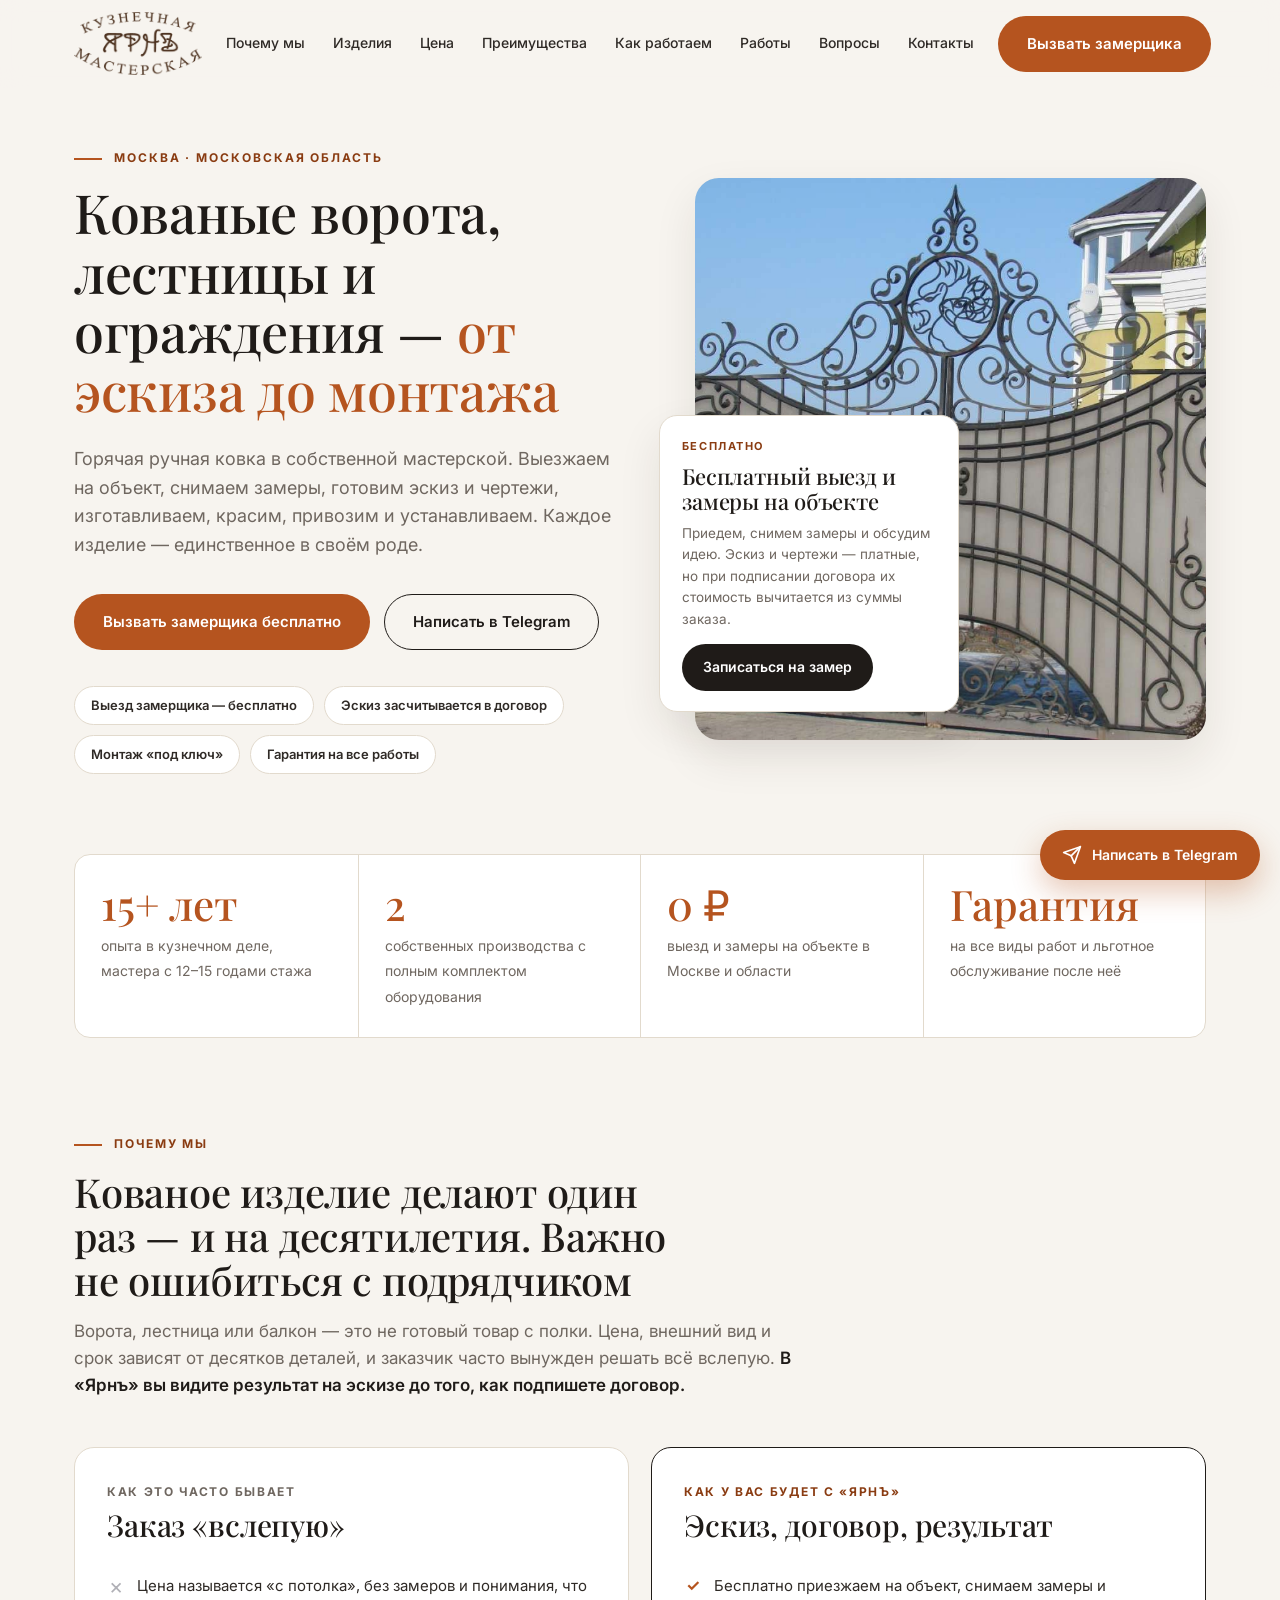
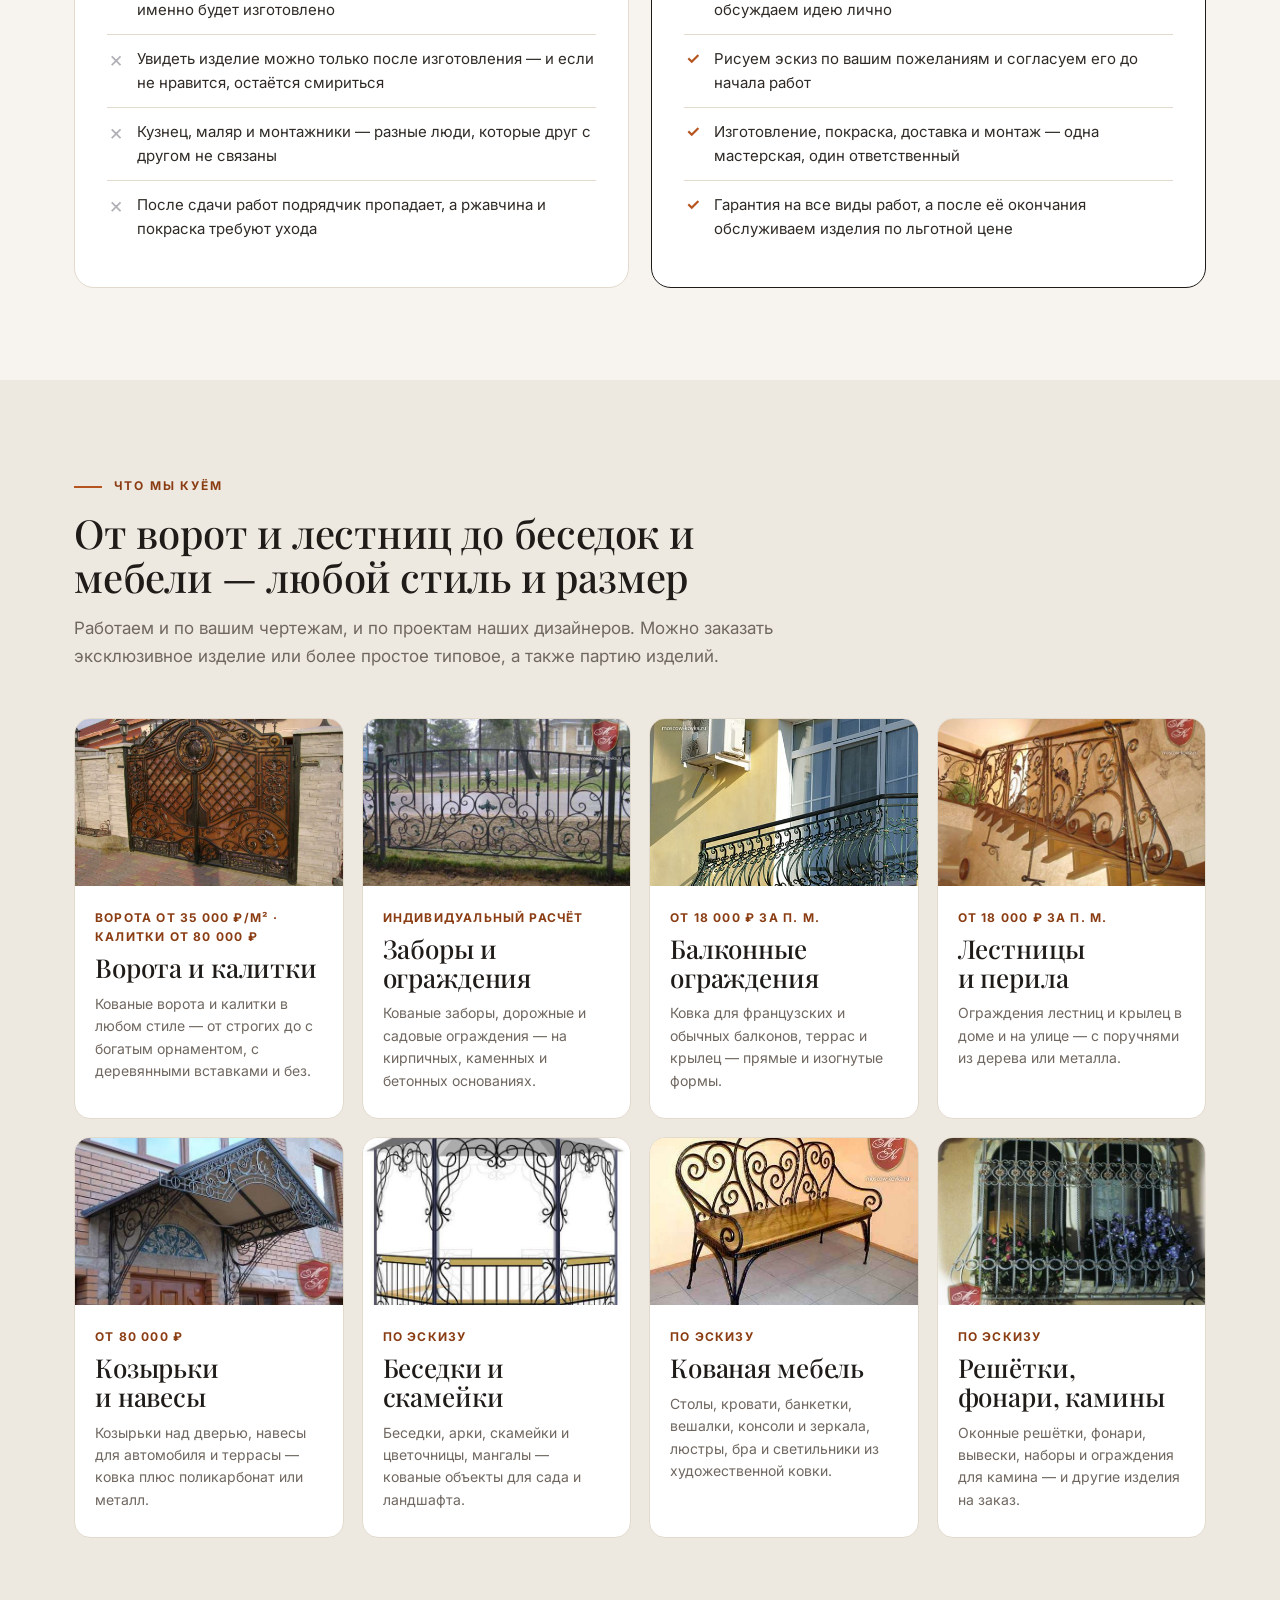
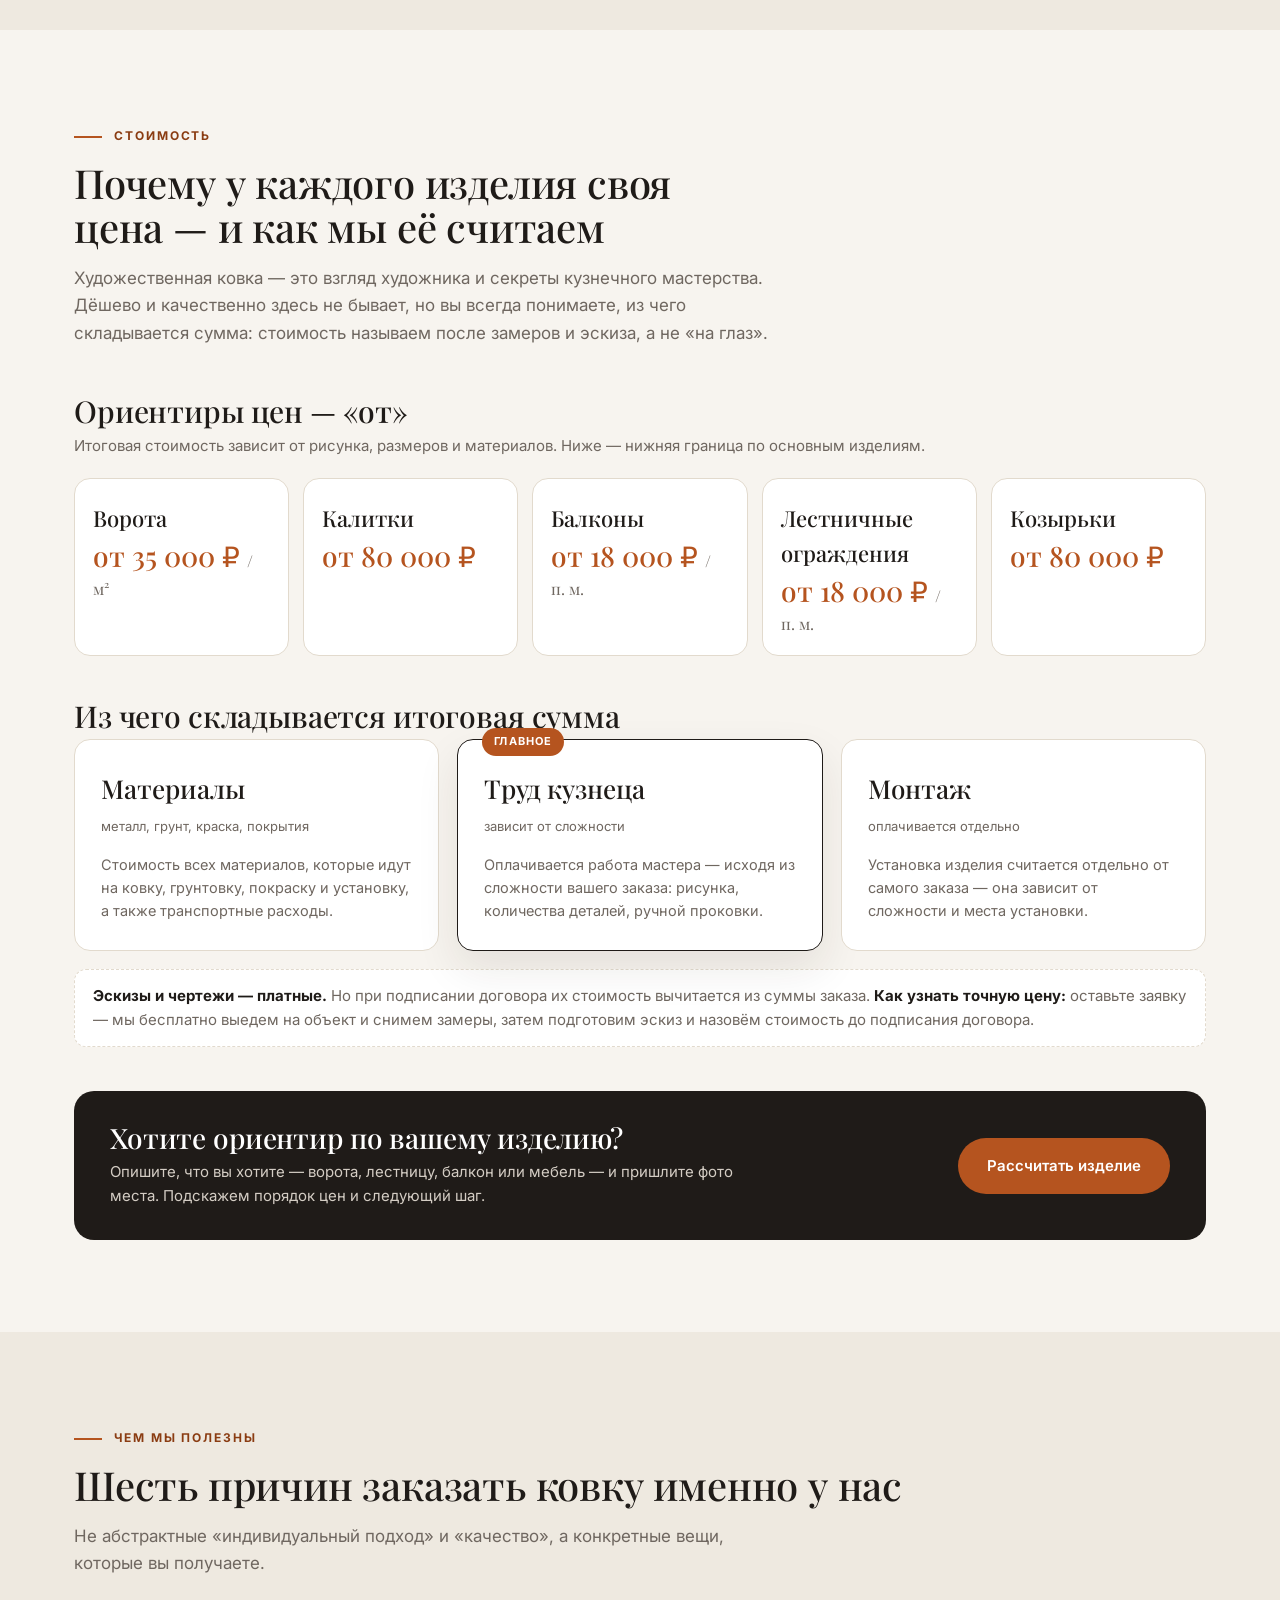
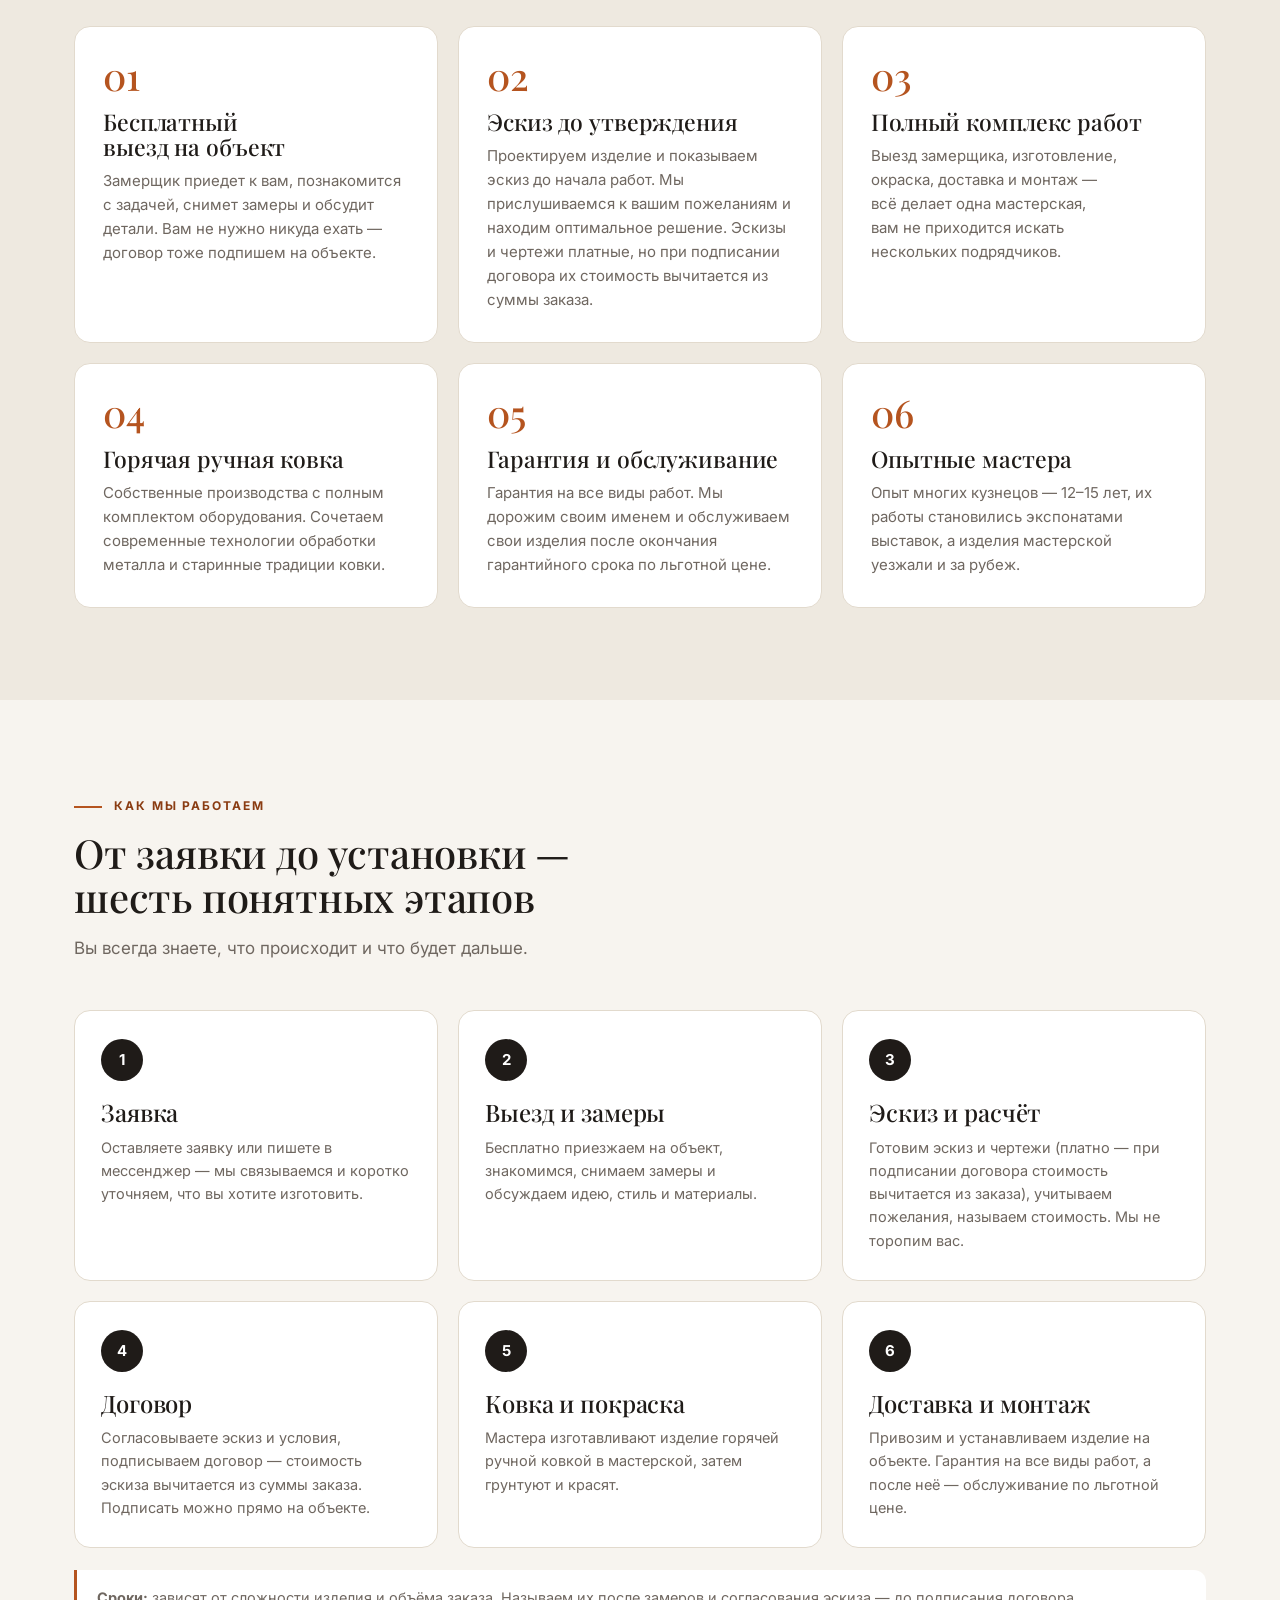
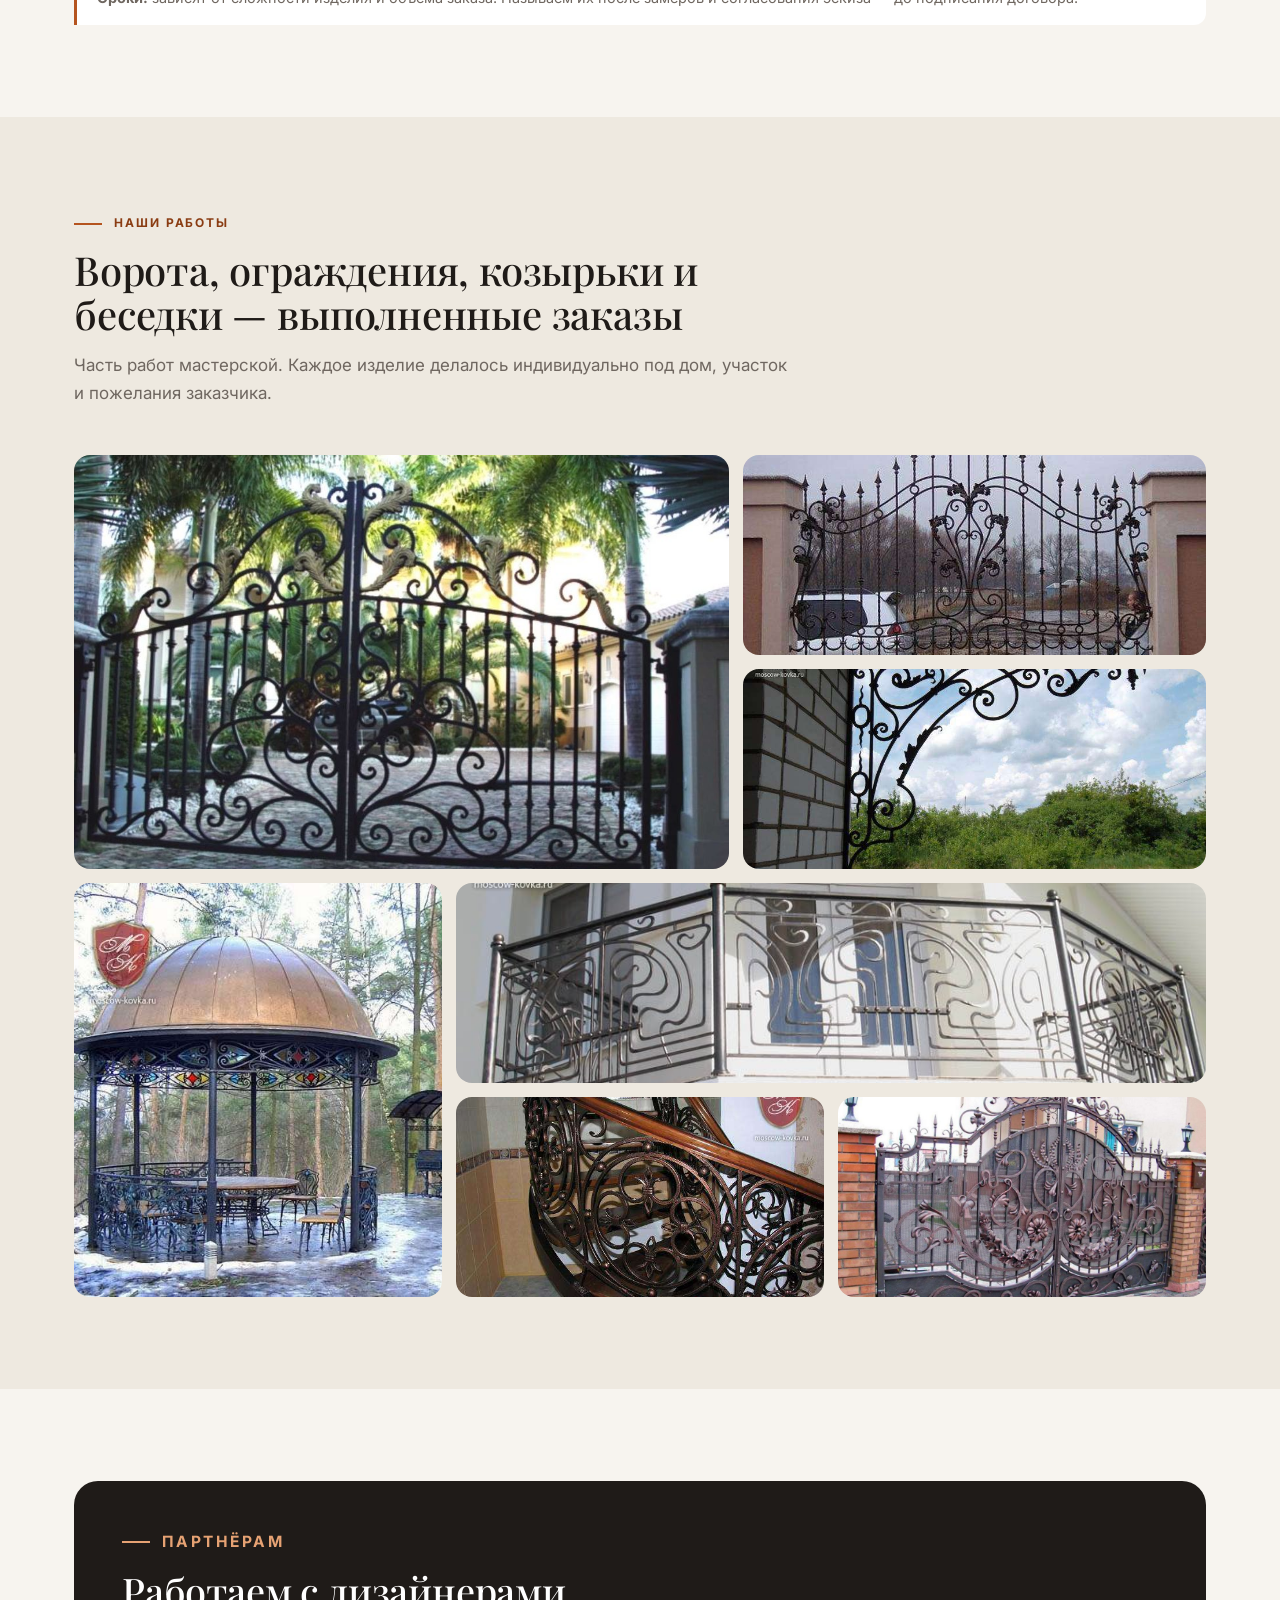
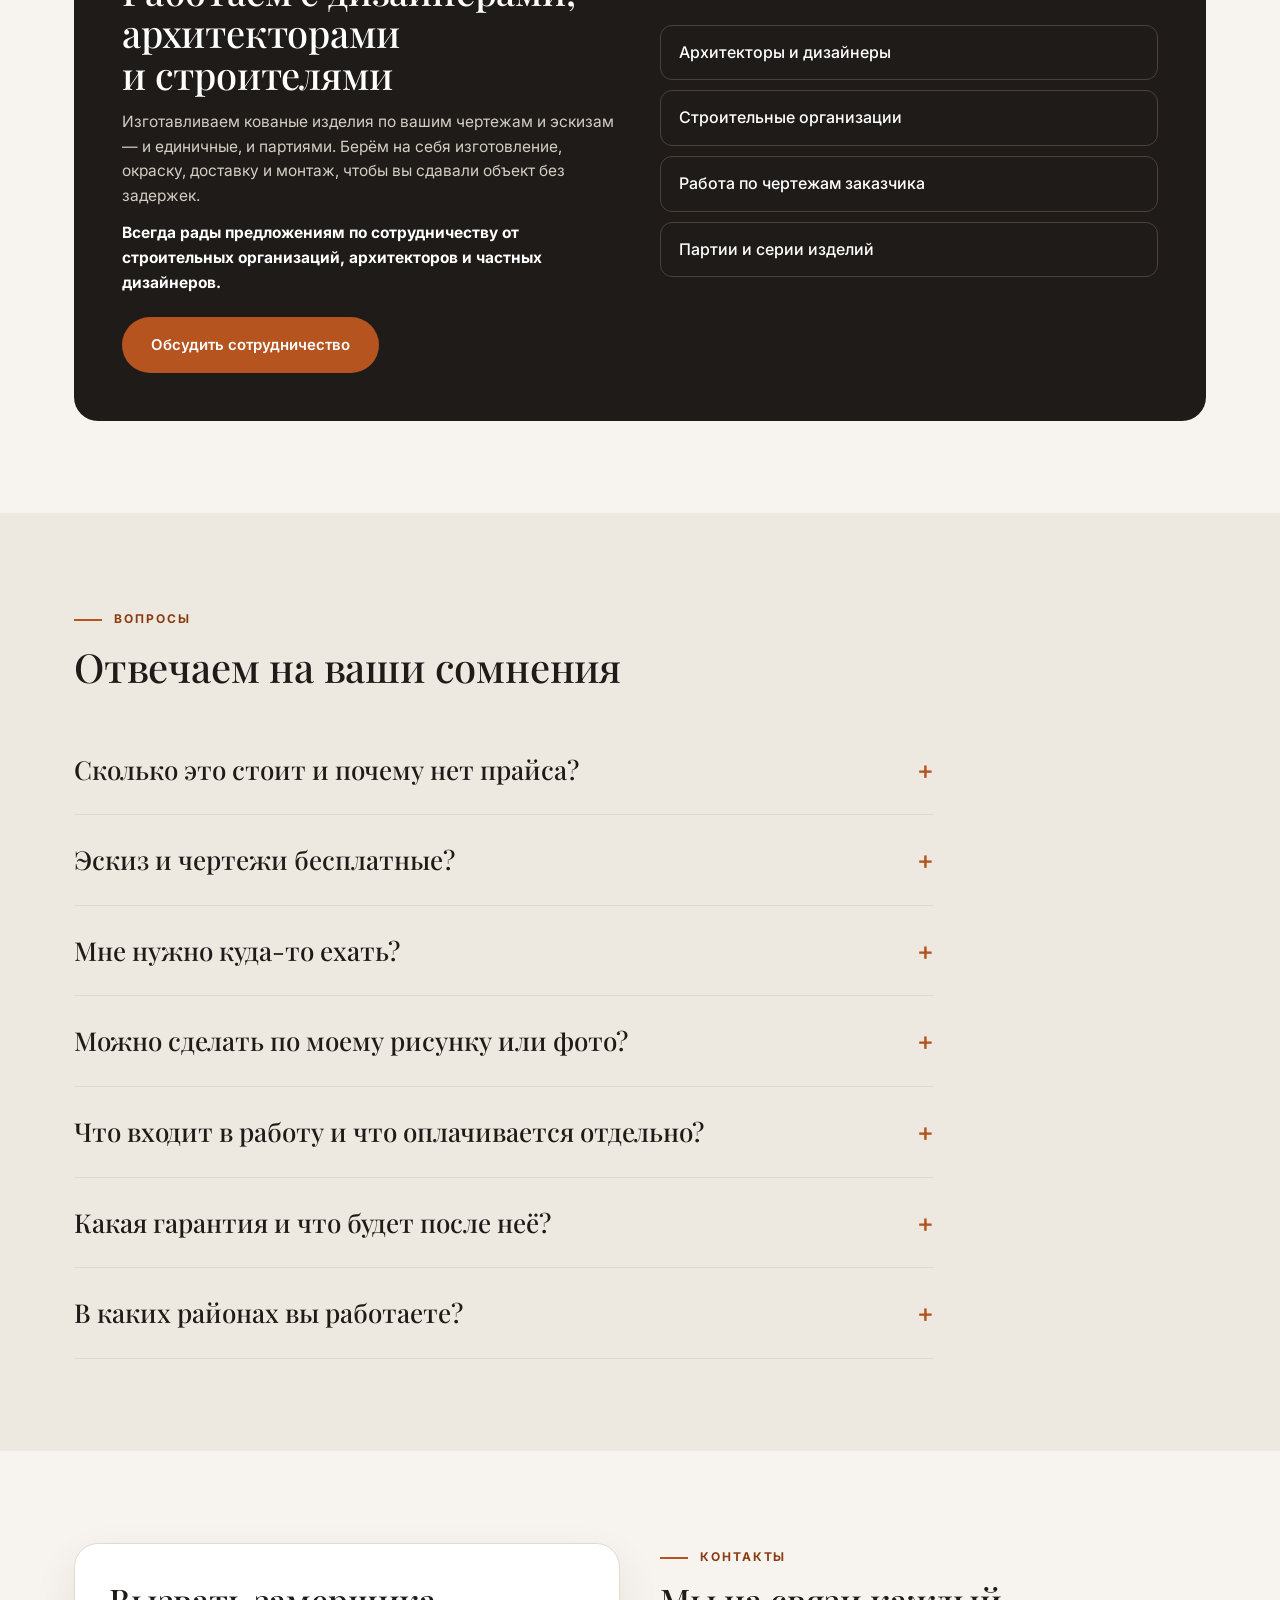
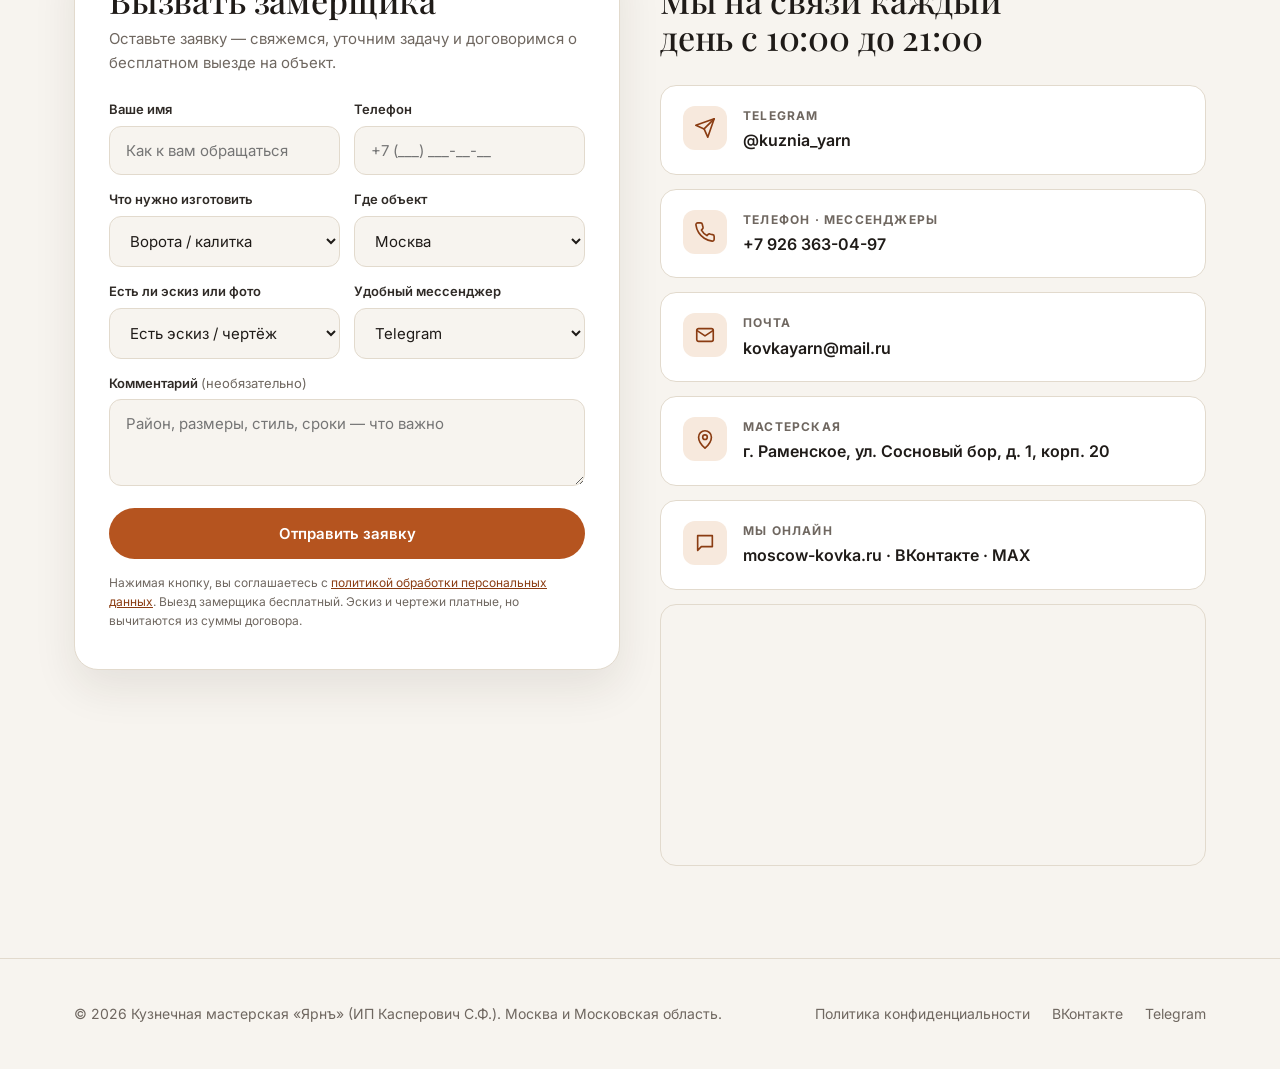
<file: index.html>
<!DOCTYPE html>
<html lang="ru">
<head>
<meta charset="UTF-8">
<meta name="viewport" content="width=device-width, initial-scale=1.0">
<title>Ярнъ — кованые ворота, лестницы, балконы и заборы на заказ в Москве и области</title>
<meta name="description" content="Кузнечная мастерская «Ярнъ»: горячая ручная ковка, 15+ лет опыта. Кованые ворота, заборы, лестницы, балконы, козырьки и мебель на заказ в Москве и Московской области. Бесплатный выезд замерщика, стоимость эскиза засчитывается в договор.">
<link rel="icon" href="img/favicon.png" type="image/png">
<link rel="preconnect" href="https://fonts.googleapis.com">
<link rel="preconnect" href="https://fonts.gstatic.com" crossorigin>
<link href="https://fonts.googleapis.com/css2?family=Playfair+Display:wght@500;600;700&family=Inter:wght@400;500;600;700&display=swap" rel="stylesheet">
<link rel="stylesheet" href="styles.css">
</head>
<body>

<header class="header" id="header">
  <div class="header__inner">
    <a href="#top" class="logo" aria-label="Кузнечная мастерская «Ярнъ»">
      <img src="img/logo.png" alt="Кузнечная мастерская «Ярнъ»">
    </a>
    <nav class="nav" id="nav">
      <a href="#pain">Почему мы</a>
      <a href="#services">Изделия</a>
      <a href="#prices">Цена</a>
      <a href="#offers">Преимущества</a>
      <a href="#process">Как работаем</a>
      <a href="#portfolio">Работы</a>
      <a href="#faq">Вопросы</a>
      <a href="#contact">Контакты</a>
    </nav>
    <div class="header__right">
      <a href="tel:+79263630497" class="header__phone">+7 926 363-04-97</a>
      <a href="#contact" class="btn btn--primary">Вызвать замерщика</a>
      <button class="burger" id="burger" aria-label="Меню"><span></span></button>
    </div>
  </div>
</header>

<main id="top">

<!-- HERO -->
<section class="hero">
  <div class="container hero__grid">
    <div>
      <p class="section-tag">Москва · Московская область</p>
      <h1>Кованые ворота, лестницы и ограждения — <em>от эскиза до монтажа</em></h1>
      <p class="hero__lead">Горячая ручная ковка в собственной мастерской. Выезжаем на объект, снимаем замеры, готовим эскиз и чертежи, изготавливаем, красим, привозим и устанавливаем. Каждое изделие — единственное в своём роде.</p>
      <div class="hero__cta">
        <a href="#contact" class="btn btn--primary">Вызвать замерщика бесплатно</a>
        <a href="https://t.me/kuznia_yarn" target="_blank" rel="noopener" class="btn btn--outline">Написать в Telegram</a>
      </div>
      <div class="hero__chips">
        <span class="chip">Выезд замерщика — бесплатно</span>
        <span class="chip">Эскиз засчитывается в договор</span>
        <span class="chip">Монтаж «под ключ»</span>
        <span class="chip">Гарантия на все работы</span>
      </div>
    </div>
    <div class="hero__visual">
      <div class="hero__photo"><img src="img/hero.jpg" alt="Кованые распашные ворота с растительным орнаментом" fetchpriority="high"></div>
      <aside class="hero__card">
        <p class="hero__card-tag">Бесплатно</p>
        <h3>Бесплатный выезд и замеры на объекте</h3>
        <p>Приедем, снимем замеры и обсудим идею. Эскиз и чертежи — платные, но при подписании договора их стоимость вычитается из суммы заказа.</p>
        <a href="#contact" class="btn btn--dark">Записаться на замер</a>
      </aside>
    </div>
  </div>
</section>

<!-- STATS -->
<section class="stats">
  <div class="container">
    <div class="stats__row">
      <div class="stat"><b>15+ лет</b><span>опыта в кузнечном деле, мастера с 12–15 годами стажа</span></div>
      <div class="stat"><b>2</b><span>собственных производства с полным комплектом оборудования</span></div>
      <div class="stat"><b>0 ₽</b><span>выезд и замеры на объекте в Москве и области</span></div>
      <div class="stat"><b>Гарантия</b><span>на все виды работ и льготное обслуживание после неё</span></div>
    </div>
  </div>
</section>

<!-- PAIN -->
<section id="pain">
  <div class="container">
    <p class="section-tag">Почему мы</p>
    <h2 class="section-title">Кованое изделие делают один раз — и на десятилетия. Важно не ошибиться с подрядчиком</h2>
    <p class="section-lead">Ворота, лестница или балкон — это не готовый товар с полки. Цена, внешний вид и срок зависят от десятков деталей, и заказчик часто вынужден решать всё вслепую. <b>В «Ярнъ» вы видите результат на эскизе до того, как подпишете договор.</b></p>
    <div class="versus">
      <div class="versus__col">
        <p class="versus__label">Как это часто бывает</p>
        <h3>Заказ «вслепую»</h3>
        <ul>
          <li>Цена называется «с потолка», без замеров и понимания, что именно будет изготовлено</li>
          <li>Увидеть изделие можно только после изготовления — и если не нравится, остаётся смириться</li>
          <li>Кузнец, маляр и монтажники — разные люди, которые друг с другом не связаны</li>
          <li>После сдачи работ подрядчик пропадает, а ржавчина и покраска требуют ухода</li>
        </ul>
      </div>
      <div class="versus__col versus__col--good">
        <p class="versus__label">Как у вас будет с «Ярнъ»</p>
        <h3>Эскиз, договор, результат</h3>
        <ul>
          <li>Бесплатно приезжаем на объект, снимаем замеры и обсуждаем идею лично</li>
          <li>Рисуем эскиз по вашим пожеланиям и согласуем его до начала работ</li>
          <li>Изготовление, покраска, доставка и монтаж — одна мастерская, один ответственный</li>
          <li>Гарантия на все виды работ, а после её окончания обслуживаем изделия по льготной цене</li>
        </ul>
      </div>
    </div>
  </div>
</section>

<!-- SERVICES -->
<section id="services" class="alt">
  <div class="container">
    <p class="section-tag">Что мы куём</p>
    <h2 class="section-title">От ворот и лестниц до беседок и мебели — любой стиль и размер</h2>
    <p class="section-lead">Работаем и по вашим чертежам, и по проектам наших дизайнеров. Можно заказать эксклюзивное изделие или более простое типовое, а также партию изделий.</p>
    <div class="srv-grid">
      <article class="srv">
        <div class="srv__img"><img src="img/srv-gates.jpg" alt="Кованые ворота и калитка с орнаментом" loading="lazy"></div>
        <div class="srv__body">
          <p class="srv__price">Ворота от 35 000 ₽/м² · калитки от 80 000 ₽</p>
          <h3>Ворота и калитки</h3>
          <p>Кованые ворота и калитки в любом стиле — от строгих до с богатым орнаментом, с деревянными вставками и без.</p>
        </div>
      </article>
      <article class="srv">
        <div class="srv__img"><img src="img/srv-fence.jpg" alt="Кованый забор на кирпичном цоколе" loading="lazy"></div>
        <div class="srv__body">
          <p class="srv__price">Индивидуальный расчёт</p>
          <h3>Заборы и ограждения</h3>
          <p>Кованые заборы, дорожные и садовые ограждения — на кирпичных, каменных и бетонных основаниях.</p>
        </div>
      </article>
      <article class="srv">
        <div class="srv__img"><img src="img/srv-balcony.jpg" alt="Кованое ограждение балкона" loading="lazy"></div>
        <div class="srv__body">
          <p class="srv__price">От 18 000 ₽ за п. м.</p>
          <h3>Балконные ограждения</h3>
          <p>Ковка для французских и обычных балконов, террас и крылец — прямые и изогнутые формы.</p>
        </div>
      </article>
      <article class="srv">
        <div class="srv__img"><img src="img/srv-stairs.jpg" alt="Кованые перила лестницы" loading="lazy"></div>
        <div class="srv__body">
          <p class="srv__price">От 18 000 ₽ за п. м.</p>
          <h3>Лестницы и перила</h3>
          <p>Ограждения лестниц и крылец в доме и на улице — с поручнями из дерева или металла.</p>
        </div>
      </article>
      <article class="srv">
        <div class="srv__img"><img src="img/srv-canopy.jpg" alt="Кованый козырёк над входом" loading="lazy"></div>
        <div class="srv__body">
          <p class="srv__price">От 80 000 ₽</p>
          <h3>Козырьки и навесы</h3>
          <p>Козырьки над дверью, навесы для автомобиля и террасы — ковка плюс поликарбонат или металл.</p>
        </div>
      </article>
      <article class="srv">
        <div class="srv__img"><img src="img/srv-gazebo.jpg" alt="Кованая беседка" loading="lazy"></div>
        <div class="srv__body">
          <p class="srv__price">По эскизу</p>
          <h3>Беседки и скамейки</h3>
          <p>Беседки, арки, скамейки и цветочницы, мангалы — кованые объекты для сада и ландшафта.</p>
        </div>
      </article>
      <article class="srv">
        <div class="srv__img"><img src="img/srv-furniture.jpg" alt="Кованая скамья с деревянным сиденьем" loading="lazy"></div>
        <div class="srv__body">
          <p class="srv__price">По эскизу</p>
          <h3>Кованая мебель</h3>
          <p>Столы, кровати, банкетки, вешалки, консоли и зеркала, люстры, бра и светильники из художественной ковки.</p>
        </div>
      </article>
      <article class="srv">
        <div class="srv__img"><img src="img/srv-windows.jpg" alt="Кованая оконная решётка" loading="lazy"></div>
        <div class="srv__body">
          <p class="srv__price">По эскизу</p>
          <h3>Решётки, фонари, камины</h3>
          <p>Оконные решётки, фонари, вывески, наборы и ограждения для камина — и другие изделия на заказ.</p>
        </div>
      </article>
    </div>
  </div>
</section>

<!-- PRICES -->
<section id="prices">
  <div class="container">
    <p class="section-tag">Стоимость</p>
    <h2 class="section-title">Почему у каждого изделия своя цена — и как мы её считаем</h2>
    <p class="section-lead">Художественная ковка — это взгляд художника и секреты кузнечного мастерства. Дёшево и качественно здесь не бывает, но вы всегда понимаете, из чего складывается сумма: стоимость называем после замеров и эскиза, а не «на глаз».</p>

    <div class="price-block">
      <h3>Ориентиры цен — «от»</h3>
      <p>Итоговая стоимость зависит от рисунка, размеров и материалов. Ниже — нижняя граница по основным изделиям.</p>
      <div class="tariffs tariffs--5">
        <div class="tariff">
          <p class="tariff__name">Ворота</p>
          <p class="tariff__price">от 35 000 ₽ <small>/ м²</small></p>
        </div>
        <div class="tariff">
          <p class="tariff__name">Калитки</p>
          <p class="tariff__price">от 80 000 ₽</p>
        </div>
        <div class="tariff">
          <p class="tariff__name">Балконы</p>
          <p class="tariff__price">от 18 000 ₽ <small>/ п. м.</small></p>
        </div>
        <div class="tariff">
          <p class="tariff__name">Лестничные ограждения</p>
          <p class="tariff__price">от 18 000 ₽ <small>/ п. м.</small></p>
        </div>
        <div class="tariff">
          <p class="tariff__name">Козырьки</p>
          <p class="tariff__price">от 80 000 ₽</p>
        </div>
      </div>
    </div>

    <div class="price-block">
      <h3>Из чего складывается итоговая сумма</h3>
      <div class="tariffs">
        <div class="tariff">
          <p class="tariff__name">Материалы</p>
          <p class="tariff__unit">металл, грунт, краска, покрытия</p>
          <p>Стоимость всех материалов, которые идут на ковку, грунтовку, покраску и установку, а также транспортные расходы.</p>
        </div>
        <div class="tariff tariff--hit">
          <span class="tariff__badge">Главное</span>
          <p class="tariff__name">Труд кузнеца</p>
          <p class="tariff__unit">зависит от сложности</p>
          <p>Оплачивается работа мастера — исходя из сложности вашего заказа: рисунка, количества деталей, ручной проковки.</p>
        </div>
        <div class="tariff">
          <p class="tariff__name">Монтаж</p>
          <p class="tariff__unit">оплачивается отдельно</p>
          <p>Установка изделия считается отдельно от самого заказа — она зависит от сложности и места установки.</p>
        </div>
      </div>
      <p class="price-note"><b>Эскизы и чертежи — платные.</b> Но при подписании договора их стоимость вычитается из суммы заказа. <b>Как узнать точную цену:</b> оставьте заявку — мы бесплатно выедем на объект и снимем замеры, затем подготовим эскиз и назовём стоимость до подписания договора.</p>
    </div>

    <div class="furniture-row">
      <div>
        <h3>Хотите ориентир по вашему изделию?</h3>
        <p>Опишите, что вы хотите — ворота, лестницу, балкон или мебель — и пришлите фото места. Подскажем порядок цен и следующий шаг.</p>
      </div>
      <a href="#contact" class="btn btn--primary">Рассчитать изделие</a>
    </div>
  </div>
</section>

<!-- OFFERS -->
<section id="offers" class="alt">
  <div class="container">
    <p class="section-tag">Чем мы полезны</p>
    <h2 class="section-title">Шесть причин заказать ковку именно у нас</h2>
    <p class="section-lead">Не абстрактные «индивидуальный подход» и «качество», а конкретные вещи, которые вы получаете.</p>
    <div class="offer-grid">
      <div class="offer-card">
        <div class="offer-card__num">01</div>
        <h3>Бесплатный выезд на объект</h3>
        <p>Замерщик приедет к вам, познакомится с задачей, снимет замеры и обсудит детали. Вам не нужно никуда ехать — договор тоже подпишем на объекте.</p>
      </div>
      <div class="offer-card">
        <div class="offer-card__num">02</div>
        <h3>Эскиз до утверждения</h3>
        <p>Проектируем изделие и показываем эскиз до начала работ. Мы прислушиваемся к вашим пожеланиям и находим оптимальное решение. Эскизы и чертежи платные, но при подписании договора их стоимость вычитается из суммы заказа.</p>
      </div>
      <div class="offer-card">
        <div class="offer-card__num">03</div>
        <h3>Полный комплекс работ</h3>
        <p>Выезд замерщика, изготовление, окраска, доставка и монтаж — всё делает одна мастерская, вам не приходится искать нескольких подрядчиков.</p>
      </div>
      <div class="offer-card">
        <div class="offer-card__num">04</div>
        <h3>Горячая ручная ковка</h3>
        <p>Собственные производства с полным комплектом оборудования. Сочетаем современные технологии обработки металла и старинные традиции ковки.</p>
      </div>
      <div class="offer-card">
        <div class="offer-card__num">05</div>
        <h3>Гарантия и обслуживание</h3>
        <p>Гарантия на все виды работ. Мы дорожим своим именем и обслуживаем свои изделия после окончания гарантийного срока по льготной цене.</p>
      </div>
      <div class="offer-card">
        <div class="offer-card__num">06</div>
        <h3>Опытные мастера</h3>
        <p>Опыт многих кузнецов — 12–15 лет, их работы становились экспонатами выставок, а изделия мастерской уезжали и за рубеж.</p>
      </div>
    </div>
  </div>
</section>

<!-- PROCESS -->
<section id="process">
  <div class="container">
    <p class="section-tag">Как мы работаем</p>
    <h2 class="section-title">От заявки до установки — шесть понятных этапов</h2>
    <p class="section-lead">Вы всегда знаете, что происходит и что будет дальше.</p>
    <div class="steps">
      <div class="step">
        <span class="step__n">1</span>
        <h3>Заявка</h3>
        <p>Оставляете заявку или пишете в мессенджер — мы связываемся и коротко уточняем, что вы хотите изготовить.</p>
      </div>
      <div class="step">
        <span class="step__n">2</span>
        <h3>Выезд и замеры</h3>
        <p>Бесплатно приезжаем на объект, знакомимся, снимаем замеры и обсуждаем идею, стиль и материалы.</p>
      </div>
      <div class="step">
        <span class="step__n">3</span>
        <h3>Эскиз и расчёт</h3>
        <p>Готовим эскиз и чертежи (платно — при подписании договора стоимость вычитается из заказа), учитываем пожелания, называем стоимость. Мы не торопим вас.</p>
      </div>
      <div class="step">
        <span class="step__n">4</span>
        <h3>Договор</h3>
        <p>Согласовываете эскиз и условия, подписываем договор — стоимость эскиза вычитается из суммы заказа. Подписать можно прямо на объекте.</p>
      </div>
      <div class="step">
        <span class="step__n">5</span>
        <h3>Ковка и покраска</h3>
        <p>Мастера изготавливают изделие горячей ручной ковкой в мастерской, затем грунтуют и красят.</p>
      </div>
      <div class="step">
        <span class="step__n">6</span>
        <h3>Доставка и монтаж</h3>
        <p>Привозим и устанавливаем изделие на объекте. Гарантия на все виды работ, а после неё — обслуживание по льготной цене.</p>
      </div>
    </div>
    <p class="terms"><b>Сроки:</b> зависят от сложности изделия и объёма заказа. Называем их после замеров и согласования эскиза — до подписания договора.</p>
  </div>
</section>

<!-- PORTFOLIO -->
<section id="portfolio" class="alt">
  <div class="container">
    <p class="section-tag">Наши работы</p>
    <h2 class="section-title">Ворота, ограждения, козырьки и беседки — выполненные заказы</h2>
    <p class="section-lead">Часть работ мастерской. Каждое изделие делалось индивидуально под дом, участок и пожелания заказчика.</p>
    <div class="gallery">
      <figure class="g1"><img src="img/w1.jpg" alt="Кованые ворота с растительным орнаментом и деревянными вставками" loading="lazy"></figure>
      <figure class="g2"><img src="img/w2.jpg" alt="Кованый забор с завитками на кирпичных столбах" loading="lazy"></figure>
      <figure class="g3"><img src="img/w3.jpg" alt="Кованый кронштейн козырька" loading="lazy"></figure>
      <figure class="g4"><img src="img/w6.jpg" alt="Кованая беседка с медной крышей" loading="lazy"></figure>
      <figure class="g5"><img src="img/w5.jpg" alt="Кованое ограждение балкона" loading="lazy"></figure>
      <figure class="g6"><img src="img/w4.jpg" alt="Кованые перила лестницы" loading="lazy"></figure>
      <figure class="g7"><img src="img/w7.jpg" alt="Кованые ворота с арочным верхом" loading="lazy"></figure>
    </div>
  </div>
</section>

<!-- PARTNERS -->
<section id="partners">
  <div class="container">
    <div class="partners">
      <div>
        <p class="section-tag">Партнёрам</p>
        <h2>Работаем с дизайнерами, архитекторами и строителями</h2>
        <p>Изготавливаем кованые изделия по вашим чертежам и эскизам — и единичные, и партиями. Берём на себя изготовление, окраску, доставку и монтаж, чтобы вы сдавали объект без задержек.</p>
        <p style="margin-top:12px"><b>Всегда рады предложениям по сотрудничеству от строительных организаций, архитекторов и частных дизайнеров.</b></p>
        <a href="https://t.me/kuznia_yarn" target="_blank" rel="noopener" class="btn btn--primary">Обсудить сотрудничество</a>
      </div>
      <div class="partners__list">
        <div>Архитекторы и дизайнеры</div>
        <div>Строительные организации</div>
        <div>Работа по чертежам заказчика</div>
        <div>Партии и серии изделий</div>
      </div>
    </div>
  </div>
</section>

<!-- FAQ -->
<section id="faq" class="alt">
  <div class="container">
    <p class="section-tag">Вопросы</p>
    <h2 class="section-title">Отвечаем на ваши сомнения</h2>
    <div class="faq" style="margin-top:36px">
      <details class="faq__item">
        <summary>Сколько это стоит и почему нет прайса?</summary>
        <p>Все изделия индивидуальные — у каждого свои размеры, рисунок и сложность, поэтому единого прайса нет. Цена складывается из материалов, труда кузнеца и отдельно оплачиваемого монтажа. Ориентиры «от» по основным изделиям указаны в разделе «Стоимость». Точную цену называем после бесплатных замеров и эскиза, до подписания договора.</p>
      </details>
      <details class="faq__item">
        <summary>Эскиз и чертежи бесплатные?</summary>
        <p>Нет, это платная услуга: мастерская не рисует проекты без обязательств. Но если вы подписываете договор, стоимость эскиза и чертежей вычитается из суммы заказа — вы ничего не переплачиваете. Выезд замерщика бесплатный.</p>
      </details>
      <details class="faq__item">
        <summary>Мне нужно куда-то ехать?</summary>
        <p>Нет. Мы бесплатно выезжаем на объект в Москве и Московской области, снимаем замеры, обсуждаем детали, и там же можно подписать договор. Вы тратите время только на разговор.</p>
      </details>
      <details class="faq__item">
        <summary>Можно сделать по моему рисунку или фото?</summary>
        <p>Да. Мы изготавливаем изделия и по чертежам заказчика, и по проектам наших дизайнеров, а также типовые изделия. Пришлите фото, пример или набросок — доработаем идею и нарисуем эскиз для согласования.</p>
      </details>
      <details class="faq__item">
        <summary>Что входит в работу и что оплачивается отдельно?</summary>
        <p>Полный комплекс: выезд замерщика, изготовление, окраска, доставка и монтаж. Установка изделия считается отдельно от самого заказа и зависит от сложности и места монтажа. Все позиции видны в расчёте до договора.</p>
      </details>
      <details class="faq__item">
        <summary>Какая гарантия и что будет после неё?</summary>
        <p>Мы даём гарантию на все виды работ. После окончания гарантийного срока обслуживаем свои изделия по льготной цене — мы дорожим своим именем и не пропадаем после сдачи.</p>
      </details>
      <details class="faq__item">
        <summary>В каких районах вы работаете?</summary>
        <p>Работаем в Москве и Московской области. Мастерская находится в Раменском, у нас два собственных производства. Если объект за пределами области — напишите, обсудим возможность индивидуально.</p>
      </details>
    </div>
  </div>
</section>

<!-- CONTACT -->
<section id="contact">
  <div class="container contact__grid">
    <form class="form leadForm" id="leadForm" novalidate>
      <h3>Вызвать замерщика</h3>
      <p class="form__sub">Оставьте заявку — свяжемся, уточним задачу и договоримся о бесплатном выезде на объект.</p>
      <input type="text" name="_gotcha" style="display:none" tabindex="-1" autocomplete="off">
      <div class="field-row">
        <div class="field">
          <label for="f-name">Ваше имя</label>
          <input type="text" id="f-name" name="name" placeholder="Как к вам обращаться" required>
        </div>
        <div class="field">
          <label for="f-phone">Телефон</label>
          <input type="tel" id="f-phone" name="phone" placeholder="+7 (___) ___-__-__" required>
        </div>
      </div>
      <div class="field-row">
        <div class="field">
          <label for="f-need">Что нужно изготовить</label>
          <select id="f-need" name="need">
            <option value="Ворота / калитка">Ворота / калитка</option>
            <option value="Забор / ограждение">Забор / ограждение</option>
            <option value="Лестница / перила">Лестница / перила</option>
            <option value="Балкон">Балконное ограждение</option>
            <option value="Козырёк / навес">Козырёк / навес</option>
            <option value="Беседка / скамейки / декор">Беседка / скамейки / декор</option>
            <option value="Кованая мебель">Кованая мебель</option>
            <option value="Решётки / фонари / камин">Решётки / фонари / камин</option>
            <option value="Другое / партнёрство">Другое / партнёрство</option>
          </select>
        </div>
        <div class="field">
          <label for="f-city">Где объект</label>
          <select id="f-city" name="city">
            <option value="Москва">Москва</option>
            <option value="Московская область">Московская область</option>
            <option value="Другой регион">Другой регион</option>
          </select>
        </div>
      </div>
      <div class="field-row">
        <div class="field">
          <label for="f-idea">Есть ли эскиз или фото</label>
          <select id="f-idea" name="idea">
            <option value="Есть эскиз / чертёж">Есть эскиз / чертёж</option>
            <option value="Есть фото-пример">Есть фото-пример</option>
            <option value="Только идея">Только идея, нужен эскиз</option>
          </select>
        </div>
        <div class="field">
          <label for="f-messenger">Удобный мессенджер</label>
          <select id="f-messenger" name="messenger">
            <option value="Telegram">Telegram</option>
            <option value="WhatsApp">WhatsApp</option>
            <option value="MAX">MAX</option>
            <option value="Звонок">Только звонок</option>
          </select>
        </div>
      </div>
      <div class="field">
        <label for="f-comment">Комментарий <span style="font-weight:400;color:var(--clr-text-soft)">(необязательно)</span></label>
        <textarea id="f-comment" name="comment" rows="3" placeholder="Район, размеры, стиль, сроки — что важно"></textarea>
      </div>
      <button type="submit" class="btn btn--primary btn--block">Отправить заявку</button>
      <p class="form__agree">Нажимая кнопку, вы соглашаетесь с <a href="privacy.html" target="_blank">политикой обработки персональных данных</a>. Выезд замерщика бесплатный. Эскиз и чертежи платные, но вычитаются из суммы договора.</p>
    </form>

    <div>
      <p class="section-tag">Контакты</p>
      <h2 class="section-title" style="font-size:34px">Мы на связи каждый день с 10:00 до 21:00</h2>
      <div class="contacts" style="margin-top:28px">
        <div class="contact-card">
          <div class="contact-card__icon"><svg viewBox="0 0 24 24" fill="none" stroke="currentColor" stroke-width="1.8" stroke-linecap="round" stroke-linejoin="round"><path d="m22 2-7 20-4-9-9-4z"/><path d="M22 2 11 13"/></svg></div>
          <div><small>Telegram</small><b><a href="https://t.me/kuznia_yarn" target="_blank" rel="noopener">@kuznia_yarn</a></b></div>
        </div>
        <div class="contact-card">
          <div class="contact-card__icon"><svg viewBox="0 0 24 24" fill="none" stroke="currentColor" stroke-width="1.8" stroke-linecap="round" stroke-linejoin="round"><path d="M22 16.9v3a2 2 0 0 1-2.2 2 19.8 19.8 0 0 1-8.6-3.1 19.5 19.5 0 0 1-6-6A19.8 19.8 0 0 1 2.1 4.2 2 2 0 0 1 4.1 2h3a2 2 0 0 1 2 1.7c.1 1 .4 1.9.7 2.8a2 2 0 0 1-.5 2.1L8.1 9.9a16 16 0 0 0 6 6l1.3-1.3a2 2 0 0 1 2.1-.4c.9.3 1.8.6 2.8.7a2 2 0 0 1 1.7 2z"/></svg></div>
          <div><small>Телефон · мессенджеры</small><b><a href="tel:+79263630497">+7 926 363-04-97</a></b></div>
        </div>
        <div class="contact-card">
          <div class="contact-card__icon"><svg viewBox="0 0 24 24" fill="none" stroke="currentColor" stroke-width="1.8" stroke-linecap="round" stroke-linejoin="round"><rect x="3" y="5" width="18" height="14" rx="2"/><path d="m3 7 9 6 9-6"/></svg></div>
          <div><small>Почта</small><b><a href="mailto:kovkayarn@mail.ru">kovkayarn@mail.ru</a></b></div>
        </div>
        <div class="contact-card">
          <div class="contact-card__icon"><svg viewBox="0 0 24 24" fill="none" stroke="currentColor" stroke-width="1.8" stroke-linecap="round" stroke-linejoin="round"><path d="M12 22s7-6.2 7-12a7 7 0 1 0-14 0c0 5.8 7 12 7 12z"/><circle cx="12" cy="10" r="2.5"/></svg></div>
          <div><small>Мастерская</small><b>г. Раменское, ул. Сосновый бор, д. 1, корп. 20</b></div>
        </div>
        <div class="contact-card">
          <div class="contact-card__icon"><svg viewBox="0 0 24 24" fill="none" stroke="currentColor" stroke-width="1.8" stroke-linecap="round" stroke-linejoin="round"><path d="M4 4h16v12H8l-4 4z"/></svg></div>
          <div><small>Мы онлайн</small><b><a href="https://moscow-kovka.ru" target="_blank" rel="noopener">moscow-kovka.ru</a> · <a href="https://vk.com/id710369796" target="_blank" rel="noopener">ВКонтакте</a> · <a href="https://max.ru/u/f9LHodD0cOITMHfYnyGUWCr7aRXC74MNPITE1lcYbzWwcaRvFGbQxjGCxPs" target="_blank" rel="noopener">MAX</a></b></div>
        </div>
        <div class="map">
          <iframe src="https://yandex.ru/map-widget/v1/?text=%D0%A0%D0%B0%D0%BC%D0%B5%D0%BD%D1%81%D0%BA%D0%BE%D0%B5%2C%20%D1%83%D0%BB%D0%B8%D1%86%D0%B0%20%D0%A1%D0%BE%D1%81%D0%BD%D0%BE%D0%B2%D1%8B%D0%B9%20%D0%B1%D0%BE%D1%80%2C%201%20%D0%BA20&z=14" title="Карта: мастерская «Ярнъ» в Раменском" loading="lazy"></iframe>
        </div>
      </div>
    </div>
  </div>
</section>

</main>

<footer class="footer">
  <div class="container footer__inner">
    <div>© <span id="year">2026</span> Кузнечная мастерская «Ярнъ» (ИП Касперович С.Ф.). Москва и Московская область.</div>
    <div class="footer__links">
      <a href="privacy.html">Политика конфиденциальности</a>
      <a href="https://vk.com/id710369796" target="_blank" rel="noopener">ВКонтакте</a>
      <a href="https://t.me/kuznia_yarn" target="_blank" rel="noopener">Telegram</a>
    </div>
  </div>
</footer>

<a href="https://t.me/kuznia_yarn" target="_blank" rel="noopener" class="fab" aria-label="Написать в Telegram">
  <svg viewBox="0 0 24 24" fill="none" stroke="currentColor" stroke-width="2" stroke-linecap="round" stroke-linejoin="round"><path d="m22 2-7 20-4-9-9-4z"/><path d="M22 2 11 13"/></svg>
  <span>Написать в Telegram</span>
</a>

<script src="script.js"></script>
</body>
</html>
</file>
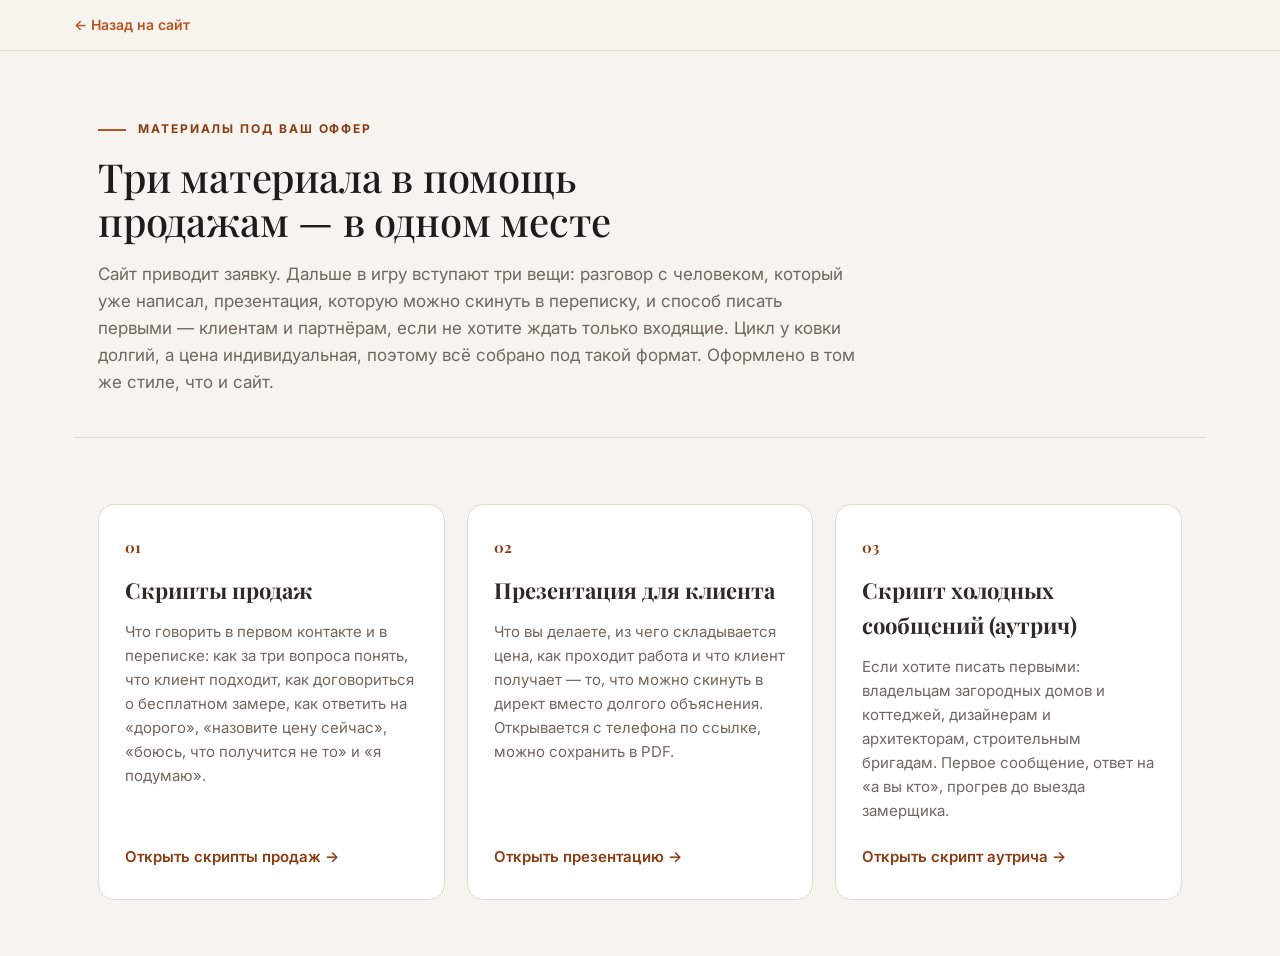
<file: materials.html>
<!DOCTYPE html>
<html lang="ru">
<head>
<meta charset="UTF-8">
<meta name="viewport" content="width=device-width, initial-scale=1.0">
<title>Материалы для продаж — Ярнъ</title>
<meta name="robots" content="noindex">
<link rel="icon" href="img/favicon.png" type="image/png">
<link rel="preconnect" href="https://fonts.googleapis.com">
<link rel="preconnect" href="https://fonts.gstatic.com" crossorigin>
<link href="https://fonts.googleapis.com/css2?family=Playfair+Display:wght@500;600;700&family=Inter:wght@400;500;600;700&display=swap" rel="stylesheet">
<link rel="stylesheet" href="styles.css">
<link rel="stylesheet" href="materials.css">
</head>
<body>

<div class="doc-bar">
  <div class="doc-bar__inner">
    <a href="index.html" class="doc-bar__back">← <span>Назад на сайт</span></a>
  </div>
</div>

<div class="container">

  <section class="doc-hero">
    <p class="section-tag">Материалы под ваш оффер</p>
    <h1>Три материала в помощь продажам — в одном месте</h1>
    <p class="doc-hero__lead">Сайт приводит заявку. Дальше в игру вступают три вещи: разговор с человеком, который уже написал, презентация, которую можно скинуть в переписку, и способ писать первыми — клиентам и партнёрам, если не хотите ждать только входящие. Цикл у ковки долгий, а цена индивидуальная, поэтому всё собрано под такой формат. Оформлено в том же стиле, что и сайт.</p>
  </section>

  <section class="doc-section">
    <div class="hub-grid">

      <div class="hub-card">
        <span class="hub-card__num">01</span>
        <p class="hub-card__title">Скрипты продаж</p>
        <p class="hub-card__lead">Что говорить в первом контакте и в переписке: как за три вопроса понять, что клиент подходит, как договориться о бесплатном замере, как ответить на «дорого», «назовите цену сейчас», «боюсь, что получится не то» и «я подумаю».</p>
        <a href="scripts.html" class="hub-card__link">Открыть скрипты продаж →</a>
      </div>

      <div class="hub-card">
        <span class="hub-card__num">02</span>
        <p class="hub-card__title">Презентация для клиента</p>
        <p class="hub-card__lead">Что вы делаете, из чего складывается цена, как проходит работа и что клиент получает — то, что можно скинуть в директ вместо долгого объяснения. Открывается с телефона по ссылке, можно сохранить в PDF.</p>
        <a href="presentation.html" class="hub-card__link">Открыть презентацию →</a>
      </div>

      <div class="hub-card">
        <span class="hub-card__num">03</span>
        <p class="hub-card__title">Скрипт холодных сообщений (аутрич)</p>
        <p class="hub-card__lead">Если хотите писать первыми: владельцам загородных домов и коттеджей, дизайнерам и архитекторам, строительным бригадам. Первое сообщение, ответ на «а вы кто», прогрев до выезда замерщика.</p>
        <a href="outreach.html" class="hub-card__link">Открыть скрипт аутрича →</a>
      </div>

    </div>
  </section>

</div>

<script src="script.js"></script>
</body>
</html>
</file>
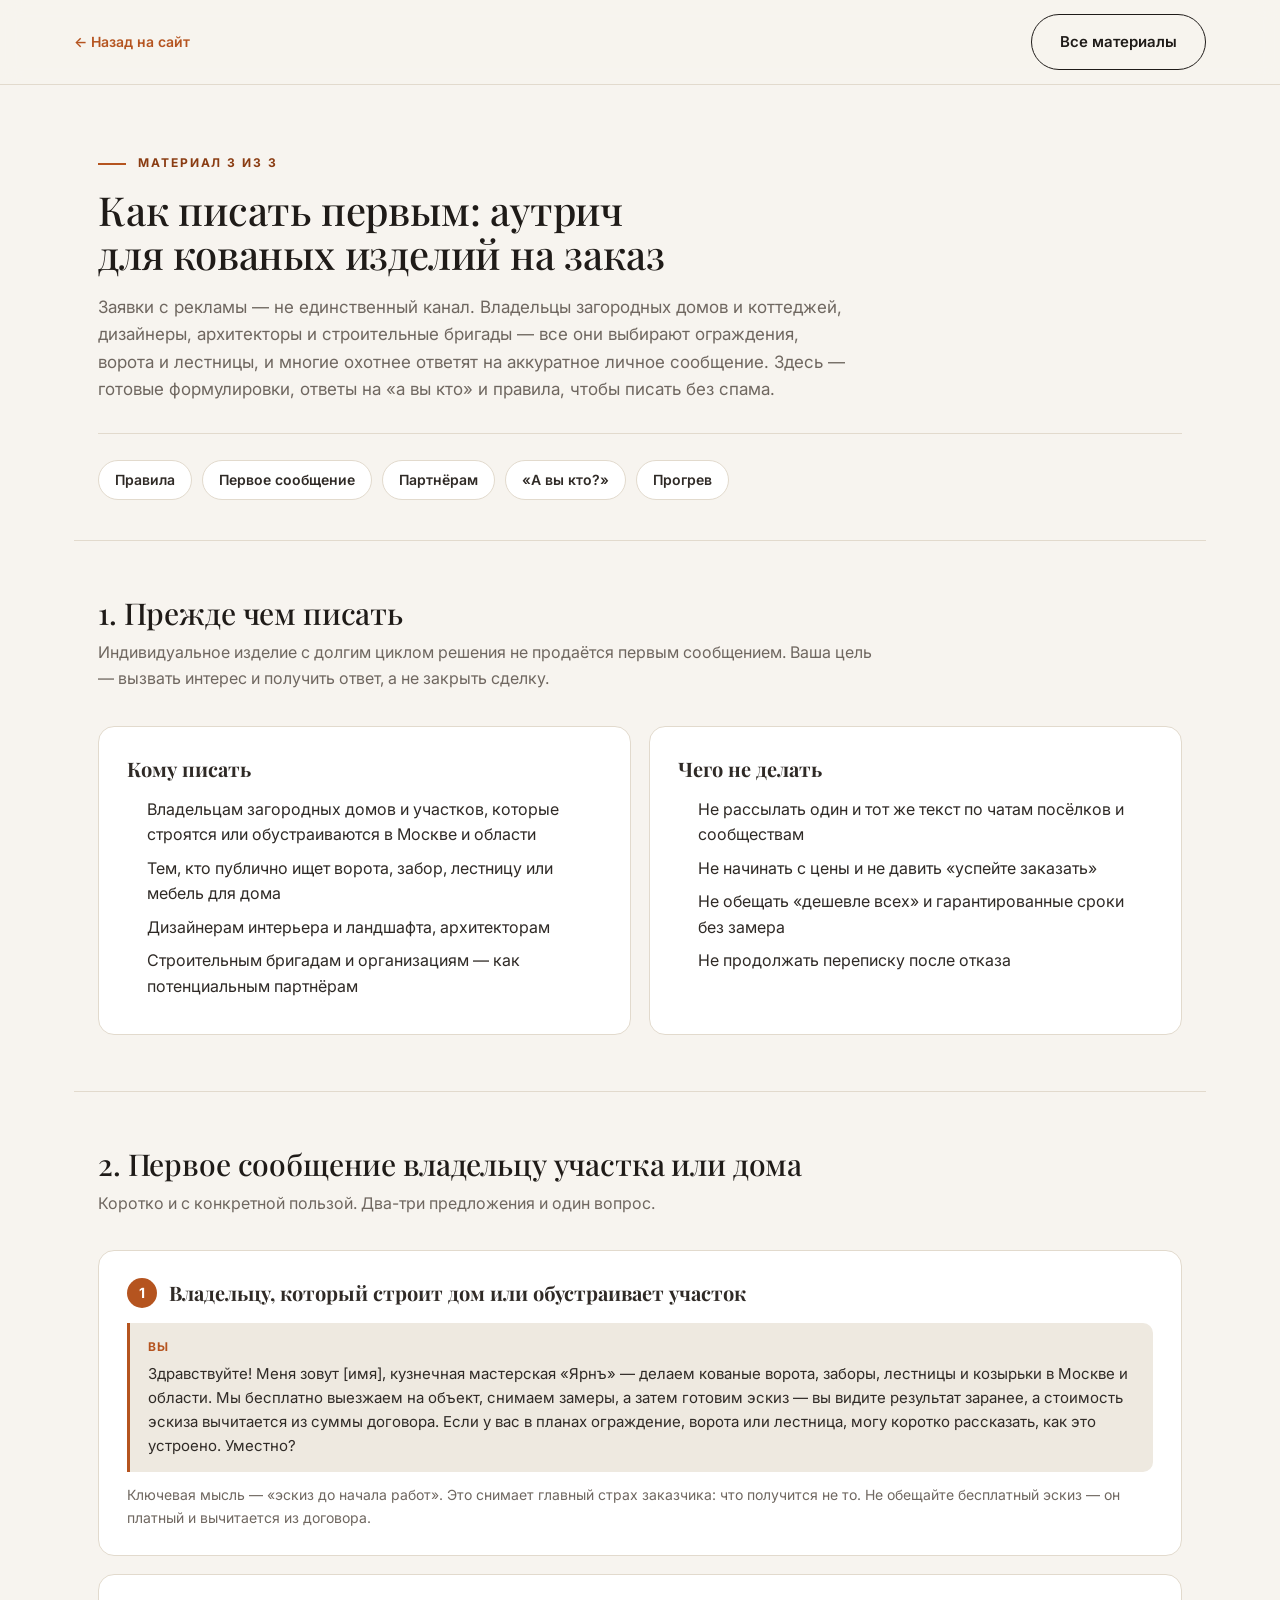
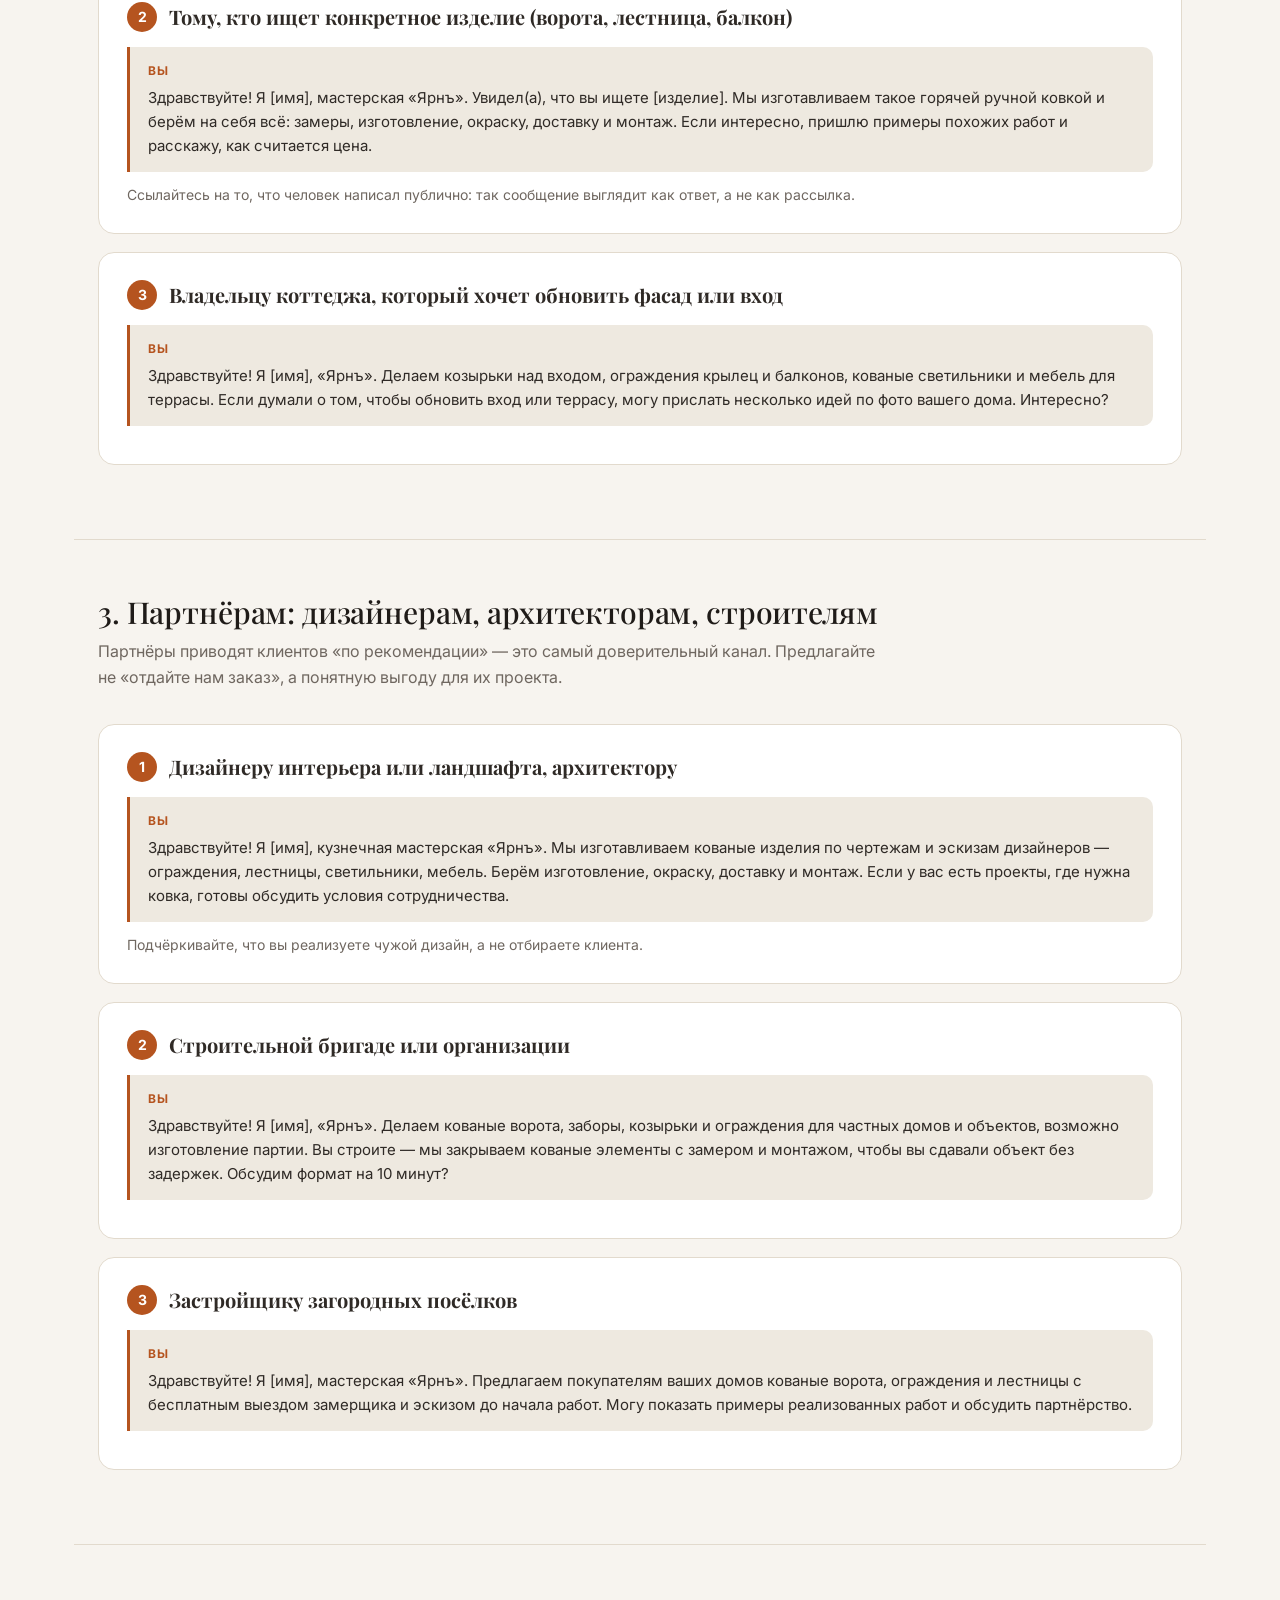
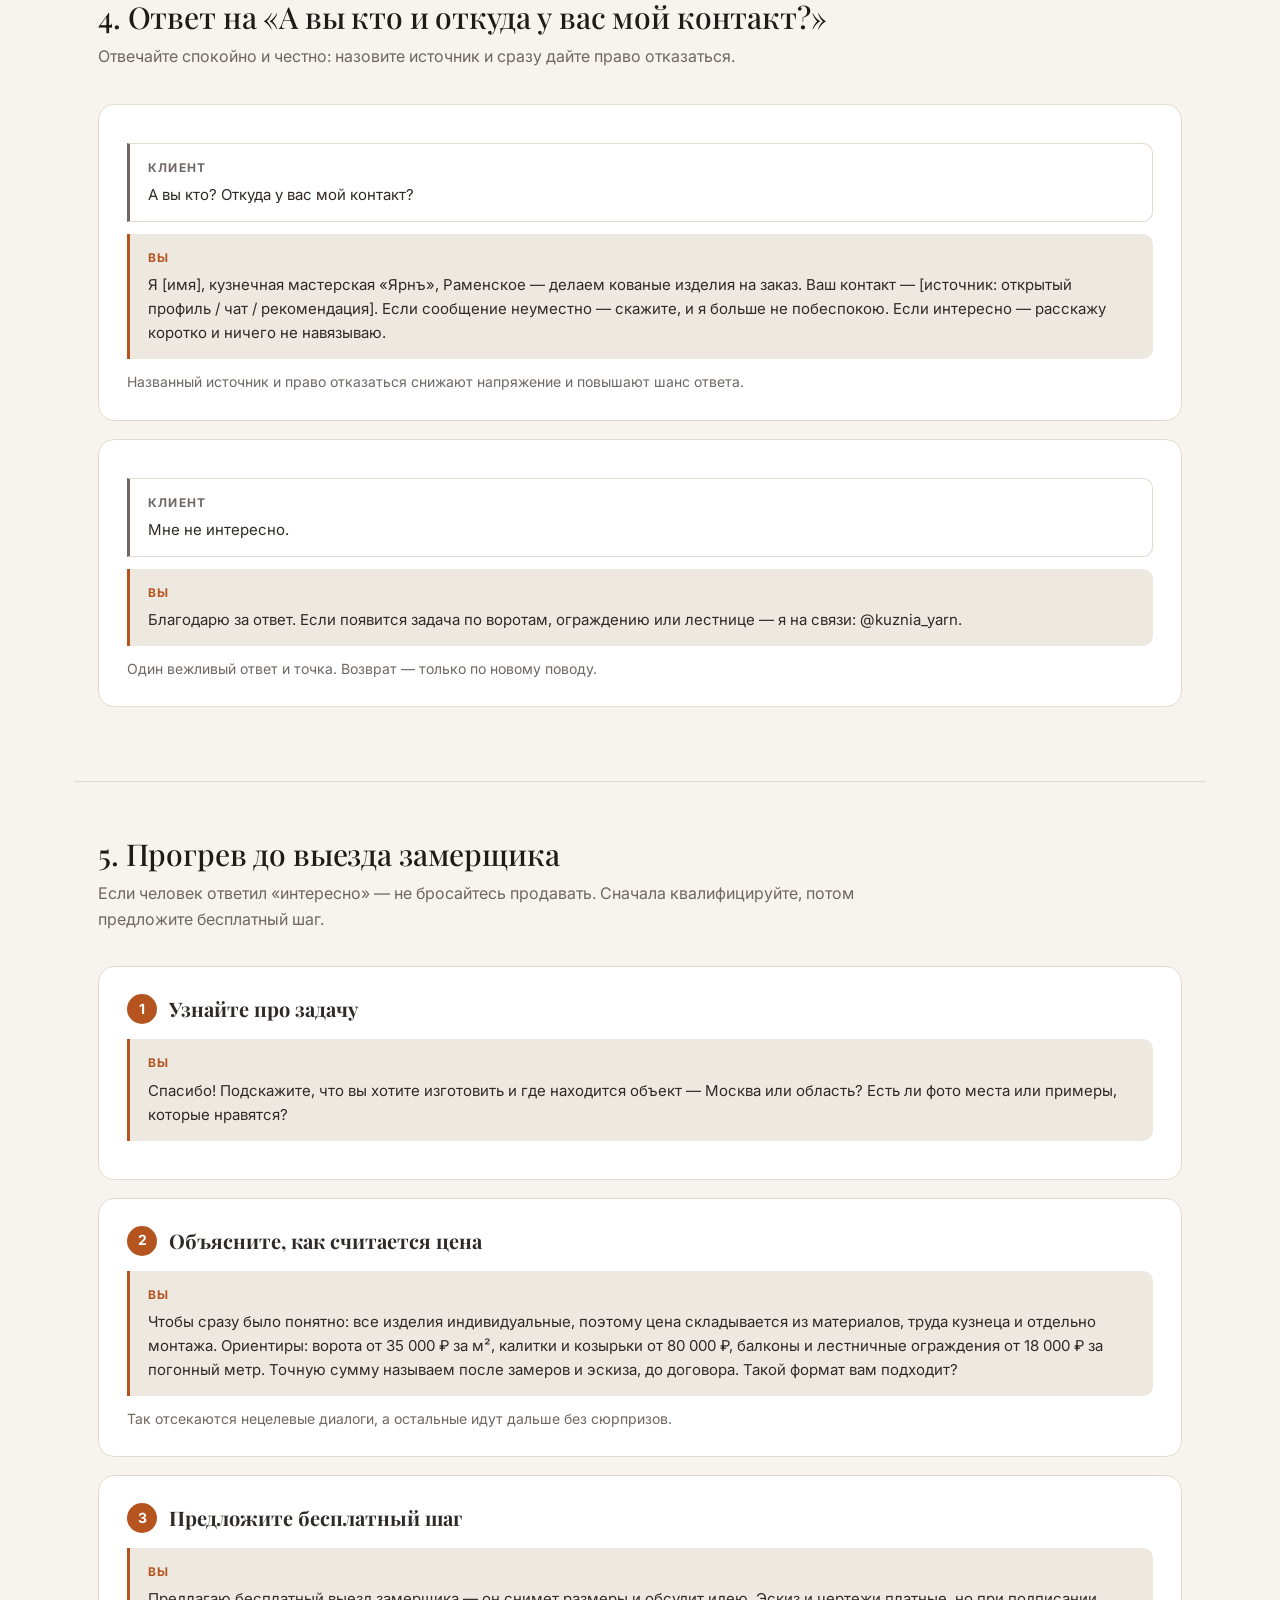
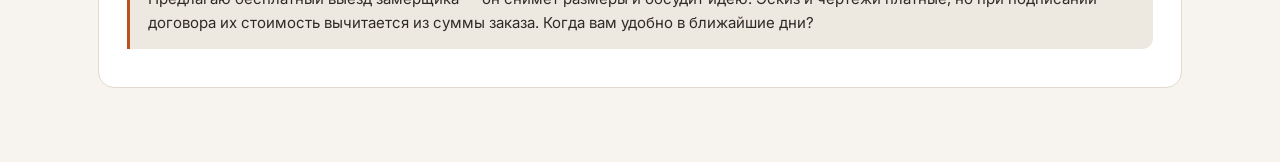
<file: outreach.html>
<!DOCTYPE html>
<html lang="ru">
<head>
<meta charset="UTF-8">
<meta name="viewport" content="width=device-width, initial-scale=1.0">
<title>Скрипт холодных сообщений — Ярнъ</title>
<meta name="robots" content="noindex">
<link rel="icon" href="img/favicon.png" type="image/png">
<link rel="preconnect" href="https://fonts.googleapis.com">
<link rel="preconnect" href="https://fonts.gstatic.com" crossorigin>
<link href="https://fonts.googleapis.com/css2?family=Playfair+Display:wght@500;600;700&family=Inter:wght@400;500;600;700&display=swap" rel="stylesheet">
<link rel="stylesheet" href="styles.css">
<link rel="stylesheet" href="materials.css">
</head>
<body>

<div class="doc-bar">
  <div class="doc-bar__inner">
    <a href="index.html" class="doc-bar__back">← <span>Назад на сайт</span></a>
    <div class="doc-actions-wrap doc-bar__actions">
      <a href="materials.html" class="btn btn--outline">Все материалы</a>
    </div>
  </div>
</div>

<div class="container">

  <section class="doc-hero">
    <p class="section-tag">Материал 3 из 3</p>
    <h1>Как писать первым: аутрич для кованых изделий на заказ</h1>
    <p class="doc-hero__lead">Заявки с рекламы — не единственный канал. Владельцы загородных домов и коттеджей, дизайнеры, архитекторы и строительные бригады — все они выбирают ограждения, ворота и лестницы, и многие охотнее ответят на аккуратное личное сообщение. Здесь — готовые формулировки, ответы на «а вы кто» и правила, чтобы писать без спама.</p>
    <nav class="toc">
      <a href="#rules">Правила</a>
      <a href="#first">Первое сообщение</a>
      <a href="#partners">Партнёрам</a>
      <a href="#reply">«А вы кто?»</a>
      <a href="#follow">Прогрев</a>
    </nav>
  </section>

  <section class="doc-section" id="rules">
    <h2>1. Прежде чем писать</h2>
    <p class="doc-section__lead">Индивидуальное изделие с долгим циклом решения не продаётся первым сообщением. Ваша цель — вызвать интерес и получить ответ, а не закрыть сделку.</p>
    <div class="grid-2">
      <div class="card">
        <p class="card__title">Кому писать</p>
        <ul class="ul">
          <li>Владельцам загородных домов и участков, которые строятся или обустраиваются в Москве и области</li>
          <li>Тем, кто публично ищет ворота, забор, лестницу или мебель для дома</li>
          <li>Дизайнерам интерьера и ландшафта, архитекторам</li>
          <li>Строительным бригадам и организациям — как потенциальным партнёрам</li>
        </ul>
      </div>
      <div class="card">
        <p class="card__title">Чего не делать</p>
        <ul class="ul">
          <li>Не рассылать один и тот же текст по чатам посёлков и сообществам</li>
          <li>Не начинать с цены и не давить «успейте заказать»</li>
          <li>Не обещать «дешевле всех» и гарантированные сроки без замера</li>
          <li>Не продолжать переписку после отказа</li>
        </ul>
      </div>
    </div>
  </section>

  <section class="doc-section" id="first">
    <h2>2. Первое сообщение владельцу участка или дома</h2>
    <p class="doc-section__lead">Коротко и с конкретной пользой. Два-три предложения и один вопрос.</p>
    <div class="card">
      <div class="card__head"><span class="card__step">1</span><p class="card__title">Владельцу, который строит дом или обустраивает участок</p></div>
      <div class="say"><span class="say__who">Вы</span>Здравствуйте! Меня зовут [имя], кузнечная мастерская «Ярнъ» — делаем кованые ворота, заборы, лестницы и козырьки в Москве и области. Мы бесплатно выезжаем на объект, снимаем замеры, а затем готовим эскиз — вы видите результат заранее, а стоимость эскиза вычитается из суммы договора. Если у вас в планах ограждение, ворота или лестница, могу коротко рассказать, как это устроено. Уместно?</div>
      <p class="card__note">Ключевая мысль — «эскиз до начала работ». Это снимает главный страх заказчика: что получится не то. Не обещайте бесплатный эскиз — он платный и вычитается из договора.</p>
    </div>
    <div class="card">
      <div class="card__head"><span class="card__step">2</span><p class="card__title">Тому, кто ищет конкретное изделие (ворота, лестница, балкон)</p></div>
      <div class="say"><span class="say__who">Вы</span>Здравствуйте! Я [имя], мастерская «Ярнъ». Увидел(а), что вы ищете [изделие]. Мы изготавливаем такое горячей ручной ковкой и берём на себя всё: замеры, изготовление, окраску, доставку и монтаж. Если интересно, пришлю примеры похожих работ и расскажу, как считается цена.</div>
      <p class="card__note">Ссылайтесь на то, что человек написал публично: так сообщение выглядит как ответ, а не как рассылка.</p>
    </div>
    <div class="card">
      <div class="card__head"><span class="card__step">3</span><p class="card__title">Владельцу коттеджа, который хочет обновить фасад или вход</p></div>
      <div class="say"><span class="say__who">Вы</span>Здравствуйте! Я [имя], «Ярнъ». Делаем козырьки над входом, ограждения крылец и балконов, кованые светильники и мебель для террасы. Если думали о том, чтобы обновить вход или террасу, могу прислать несколько идей по фото вашего дома. Интересно?</div>
    </div>
  </section>

  <section class="doc-section" id="partners">
    <h2>3. Партнёрам: дизайнерам, архитекторам, строителям</h2>
    <p class="doc-section__lead">Партнёры приводят клиентов «по рекомендации» — это самый доверительный канал. Предлагайте не «отдайте нам заказ», а понятную выгоду для их проекта.</p>
    <div class="card">
      <div class="card__head"><span class="card__step">1</span><p class="card__title">Дизайнеру интерьера или ландшафта, архитектору</p></div>
      <div class="say"><span class="say__who">Вы</span>Здравствуйте! Я [имя], кузнечная мастерская «Ярнъ». Мы изготавливаем кованые изделия по чертежам и эскизам дизайнеров — ограждения, лестницы, светильники, мебель. Берём изготовление, окраску, доставку и монтаж. Если у вас есть проекты, где нужна ковка, готовы обсудить условия сотрудничества.</div>
      <p class="card__note">Подчёркивайте, что вы реализуете чужой дизайн, а не отбираете клиента.</p>
    </div>
    <div class="card">
      <div class="card__head"><span class="card__step">2</span><p class="card__title">Строительной бригаде или организации</p></div>
      <div class="say"><span class="say__who">Вы</span>Здравствуйте! Я [имя], «Ярнъ». Делаем кованые ворота, заборы, козырьки и ограждения для частных домов и объектов, возможно изготовление партии. Вы строите — мы закрываем кованые элементы с замером и монтажом, чтобы вы сдавали объект без задержек. Обсудим формат на 10 минут?</div>
    </div>
    <div class="card">
      <div class="card__head"><span class="card__step">3</span><p class="card__title">Застройщику загородных посёлков</p></div>
      <div class="say"><span class="say__who">Вы</span>Здравствуйте! Я [имя], мастерская «Ярнъ». Предлагаем покупателям ваших домов кованые ворота, ограждения и лестницы с бесплатным выездом замерщика и эскизом до начала работ. Могу показать примеры реализованных работ и обсудить партнёрство.</div>
    </div>
  </section>

  <section class="doc-section" id="reply">
    <h2>4. Ответ на «А вы кто и откуда у вас мой контакт?»</h2>
    <p class="doc-section__lead">Отвечайте спокойно и честно: назовите источник и сразу дайте право отказаться.</p>
    <div class="card">
      <div class="say say--client"><span class="say__who">Клиент</span>А вы кто? Откуда у вас мой контакт?</div>
      <div class="say"><span class="say__who">Вы</span>Я [имя], кузнечная мастерская «Ярнъ», Раменское — делаем кованые изделия на заказ. Ваш контакт — [источник: открытый профиль / чат / рекомендация]. Если сообщение неуместно — скажите, и я больше не побеспокою. Если интересно — расскажу коротко и ничего не навязываю.</div>
      <p class="card__note">Названный источник и право отказаться снижают напряжение и повышают шанс ответа.</p>
    </div>
    <div class="card">
      <div class="say say--client"><span class="say__who">Клиент</span>Мне не интересно.</div>
      <div class="say"><span class="say__who">Вы</span>Благодарю за ответ. Если появится задача по воротам, ограждению или лестнице — я на связи: @kuznia_yarn.</div>
      <p class="card__note">Один вежливый ответ и точка. Возврат — только по новому поводу.</p>
    </div>
  </section>

  <section class="doc-section" id="follow">
    <h2>5. Прогрев до выезда замерщика</h2>
    <p class="doc-section__lead">Если человек ответил «интересно» — не бросайтесь продавать. Сначала квалифицируйте, потом предложите бесплатный шаг.</p>
    <div class="card">
      <div class="card__head"><span class="card__step">1</span><p class="card__title">Узнайте про задачу</p></div>
      <div class="say"><span class="say__who">Вы</span>Спасибо! Подскажите, что вы хотите изготовить и где находится объект — Москва или область? Есть ли фото места или примеры, которые нравятся?</div>
    </div>
    <div class="card">
      <div class="card__head"><span class="card__step">2</span><p class="card__title">Объясните, как считается цена</p></div>
      <div class="say"><span class="say__who">Вы</span>Чтобы сразу было понятно: все изделия индивидуальные, поэтому цена складывается из материалов, труда кузнеца и отдельно монтажа. Ориентиры: ворота от 35 000 ₽ за м², калитки и козырьки от 80 000 ₽, балконы и лестничные ограждения от 18 000 ₽ за погонный метр. Точную сумму называем после замеров и эскиза, до договора. Такой формат вам подходит?</div>
      <p class="card__note">Так отсекаются нецелевые диалоги, а остальные идут дальше без сюрпризов.</p>
    </div>
    <div class="card">
      <div class="card__head"><span class="card__step">3</span><p class="card__title">Предложите бесплатный шаг</p></div>
      <div class="say"><span class="say__who">Вы</span>Предлагаю бесплатный выезд замерщика — он снимет размеры и обсудит идею. Эскиз и чертежи платные, но при подписании договора их стоимость вычитается из суммы заказа. Когда вам удобно в ближайшие дни?</div>
    </div>
  </section>

</div>

<script src="script.js"></script>
</body>
</html>
</file>
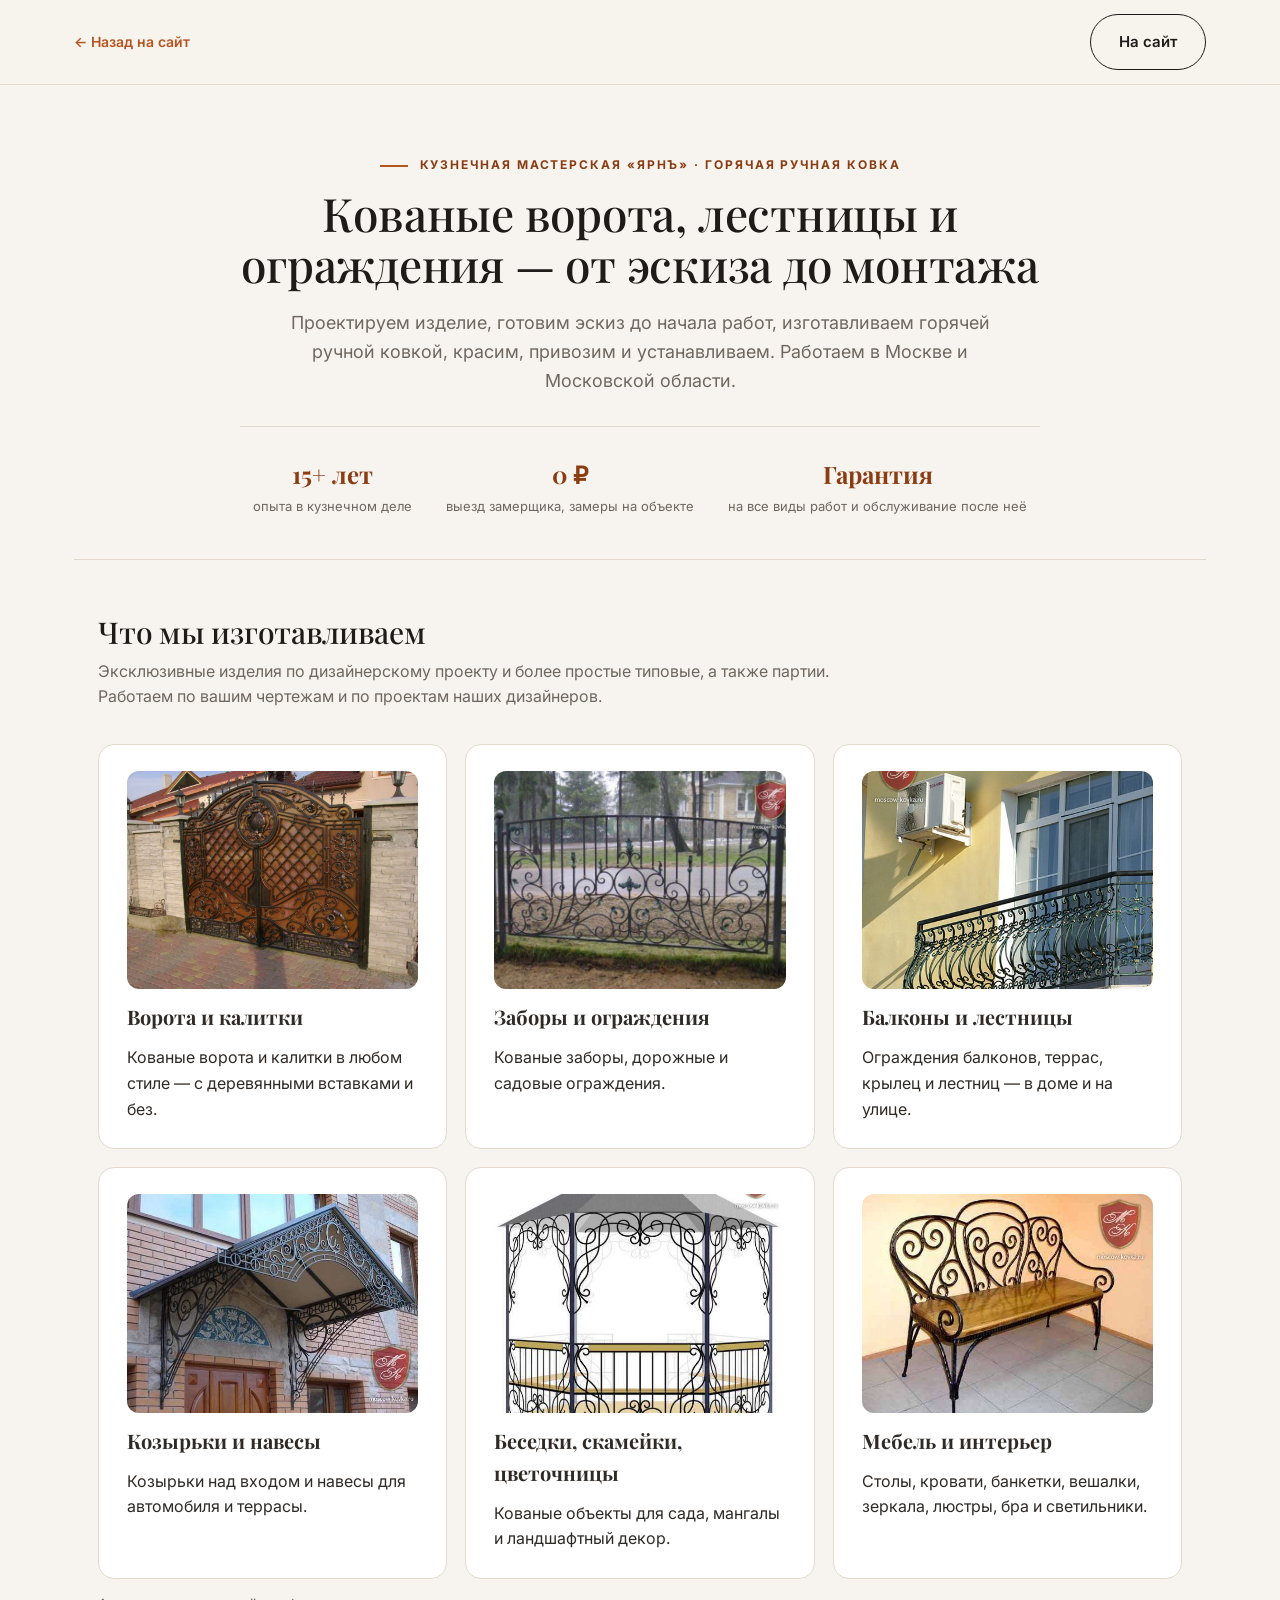
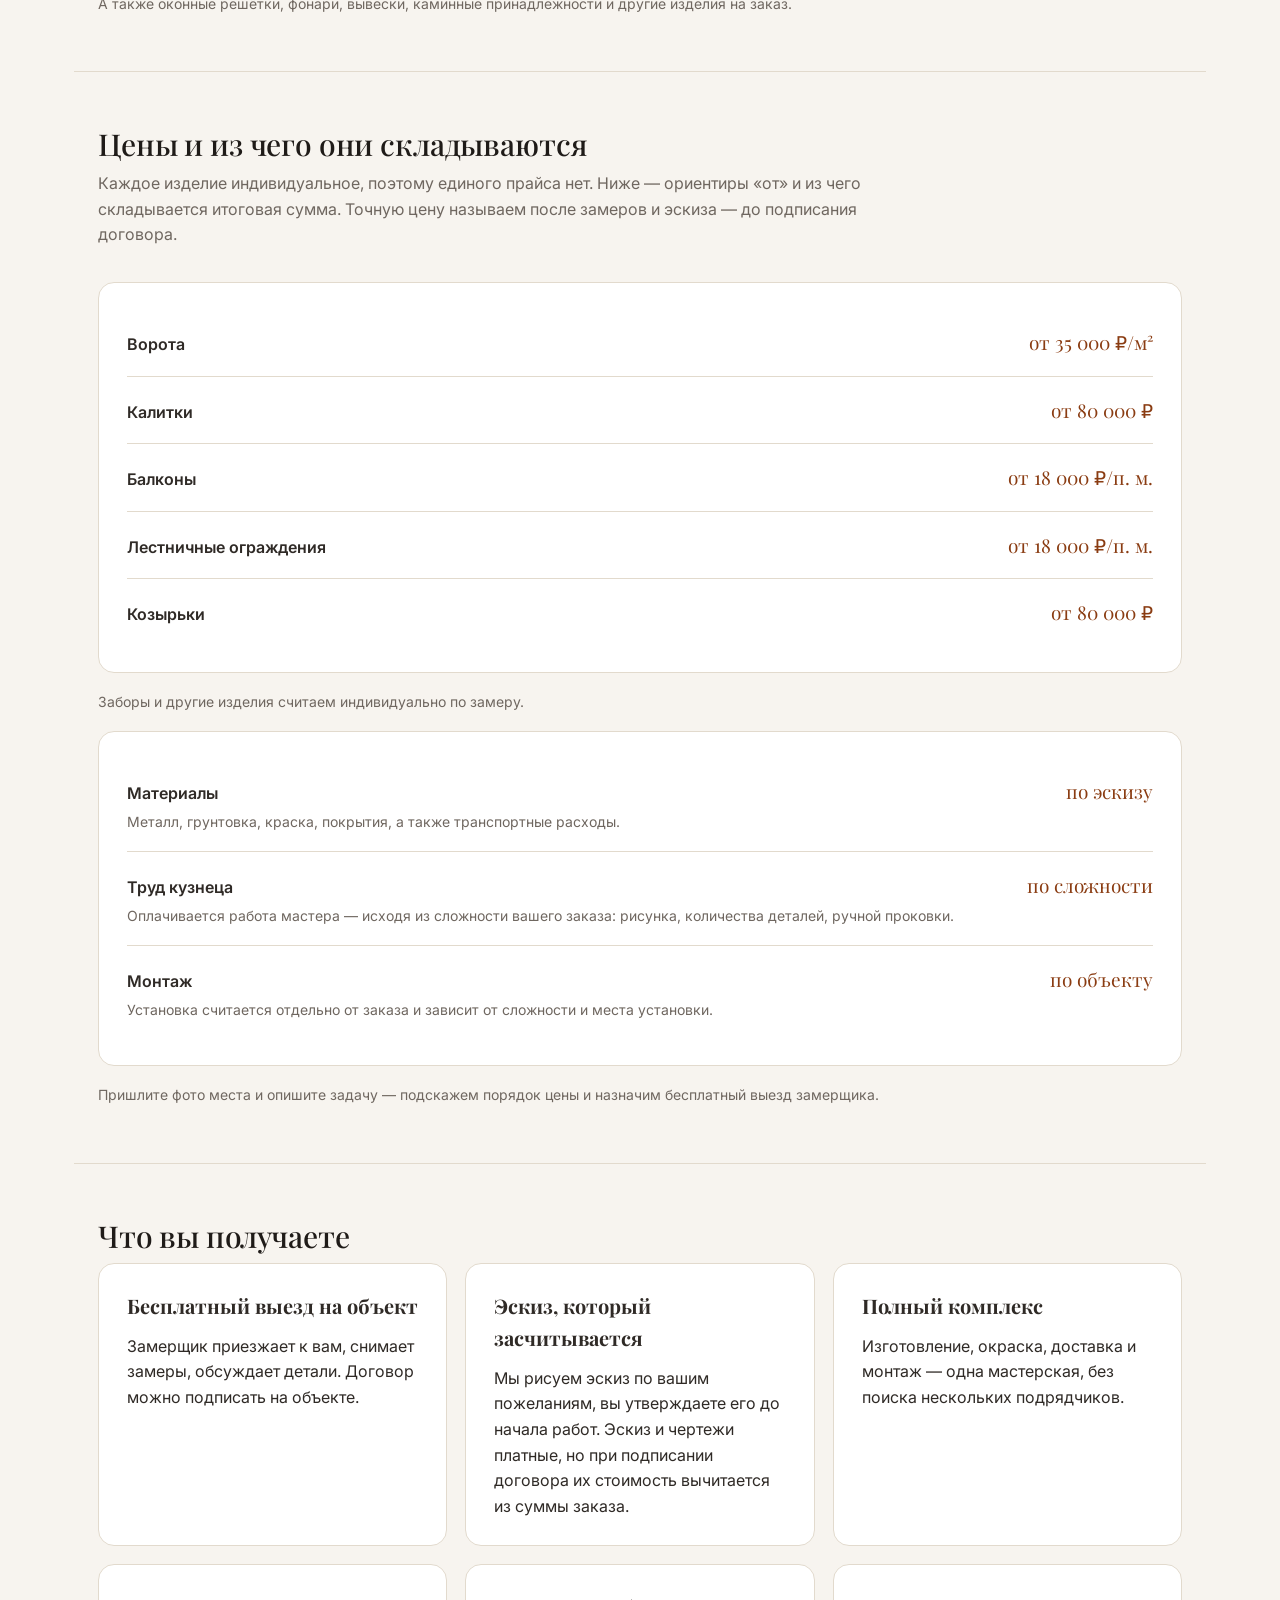
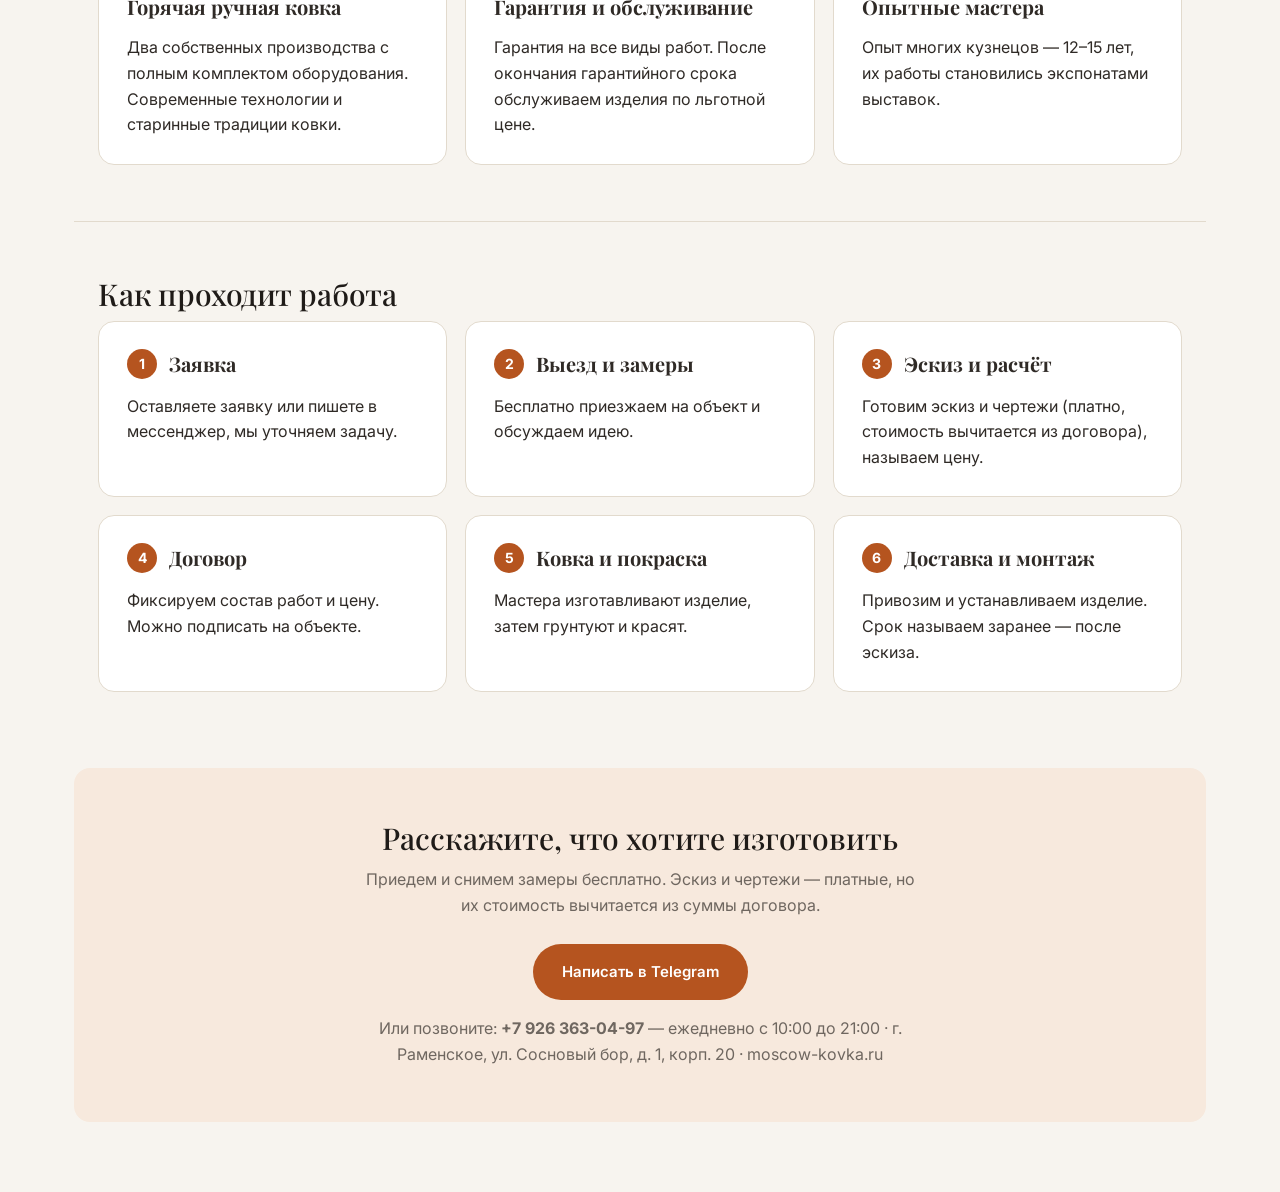
<file: presentation.html>
<!DOCTYPE html>
<html lang="ru">
<head>
<meta charset="UTF-8">
<meta name="viewport" content="width=device-width, initial-scale=1.0">
<title>Ярнъ — художественная ковка на заказ в Москве и области</title>
<meta name="robots" content="noindex">
<link rel="icon" href="img/favicon.png" type="image/png">
<link rel="preconnect" href="https://fonts.googleapis.com">
<link rel="preconnect" href="https://fonts.gstatic.com" crossorigin>
<link href="https://fonts.googleapis.com/css2?family=Playfair+Display:wght@500;600;700&family=Inter:wght@400;500;600;700&display=swap" rel="stylesheet">
<link rel="stylesheet" href="styles.css">
<link rel="stylesheet" href="materials.css">
</head>
<body>

<div class="doc-bar">
  <div class="doc-bar__inner">
    <a href="index.html" class="doc-bar__back">← <span>Назад на сайт</span></a>
    <div class="doc-actions-wrap doc-bar__actions">
      <a href="index.html" class="btn btn--outline">На сайт</a>
    </div>
  </div>
</div>

<div class="container">

  <section class="pitch">
    <p class="section-tag eyebrow--center">Кузнечная мастерская «Ярнъ» · Горячая ручная ковка</p>
    <h1>Кованые ворота, лестницы и ограждения — от эскиза до монтажа</h1>
    <p class="pitch__lead">Проектируем изделие, готовим эскиз до начала работ, изготавливаем горячей ручной ковкой, красим, привозим и устанавливаем. Работаем в Москве и Московской области.</p>
    <div class="pitch__meta">
      <div><b>15+ лет</b><span>опыта в кузнечном деле</span></div>
      <div><b>0 ₽</b><span>выезд замерщика, замеры на объекте</span></div>
      <div><b>Гарантия</b><span>на все виды работ и обслуживание после неё</span></div>
    </div>
  </section>

  <section class="doc-section">
    <h2>Что мы изготавливаем</h2>
    <p class="doc-section__lead">Эксклюзивные изделия по дизайнерскому проекту и более простые типовые, а также партии. Работаем по вашим чертежам и по проектам наших дизайнеров.</p>
    <div class="grid-3">
      <div class="card"><img src="img/srv-gates.jpg" alt="Ворота и калитки" style="width:100%;aspect-ratio:4/3;object-fit:cover;border-radius:12px;display:block"><p class="card__title" style="margin-top:12px">Ворота и калитки</p><p>Кованые ворота и калитки в любом стиле — с деревянными вставками и без.</p></div>
      <div class="card"><img src="img/srv-fence.jpg" alt="Заборы и ограждения" style="width:100%;aspect-ratio:4/3;object-fit:cover;border-radius:12px;display:block"><p class="card__title" style="margin-top:12px">Заборы и ограждения</p><p>Кованые заборы, дорожные и садовые ограждения.</p></div>
      <div class="card"><img src="img/srv-balcony.jpg" alt="Балконные ограждения" style="width:100%;aspect-ratio:4/3;object-fit:cover;border-radius:12px;display:block"><p class="card__title" style="margin-top:12px">Балконы и лестницы</p><p>Ограждения балконов, террас, крылец и лестниц — в доме и на улице.</p></div>
      <div class="card"><img src="img/srv-canopy.jpg" alt="Козырьки и навесы" style="width:100%;aspect-ratio:4/3;object-fit:cover;border-radius:12px;display:block"><p class="card__title" style="margin-top:12px">Козырьки и навесы</p><p>Козырьки над входом и навесы для автомобиля и террасы.</p></div>
      <div class="card"><img src="img/srv-gazebo.jpg" alt="Беседки" style="width:100%;aspect-ratio:4/3;object-fit:cover;border-radius:12px;display:block"><p class="card__title" style="margin-top:12px">Беседки, скамейки, цветочницы</p><p>Кованые объекты для сада, мангалы и ландшафтный декор.</p></div>
      <div class="card"><img src="img/srv-furniture.jpg" alt="Кованая мебель" style="width:100%;aspect-ratio:4/3;object-fit:cover;border-radius:12px;display:block"><p class="card__title" style="margin-top:12px">Мебель и интерьер</p><p>Столы, кровати, банкетки, вешалки, зеркала, люстры, бра и светильники.</p></div>
    </div>
    <p class="card__note" style="margin-top:14px">А также оконные решётки, фонари, вывески, каминные принадлежности и другие изделия на заказ.</p>
  </section>

  <section class="doc-section">
    <h2>Цены и из чего они складываются</h2>
    <p class="doc-section__lead">Каждое изделие индивидуальное, поэтому единого прайса нет. Ниже — ориентиры «от» и из чего складывается итоговая сумма. Точную цену называем после замеров и эскиза — до подписания договора.</p>
    <div class="card">
      <div class="offer"><div><span class="offer__name">Ворота</span></div><span class="offer__price">от 35 000 ₽/м²</span></div>
      <div class="offer"><div><span class="offer__name">Калитки</span></div><span class="offer__price">от 80 000 ₽</span></div>
      <div class="offer"><div><span class="offer__name">Балконы</span></div><span class="offer__price">от 18 000 ₽/п. м.</span></div>
      <div class="offer"><div><span class="offer__name">Лестничные ограждения</span></div><span class="offer__price">от 18 000 ₽/п. м.</span></div>
      <div class="offer"><div><span class="offer__name">Козырьки</span></div><span class="offer__price">от 80 000 ₽</span></div>
    </div>
    <p class="card__note" style="margin:12px 0 18px">Заборы и другие изделия считаем индивидуально по замеру.</p>
    <div class="card">
      <div class="offer">
        <div><span class="offer__name">Материалы</span><span class="offer__desc">Металл, грунтовка, краска, покрытия, а также транспортные расходы.</span></div>
        <span class="offer__price">по эскизу</span>
      </div>
      <div class="offer">
        <div><span class="offer__name">Труд кузнеца</span><span class="offer__desc">Оплачивается работа мастера — исходя из сложности вашего заказа: рисунка, количества деталей, ручной проковки.</span></div>
        <span class="offer__price">по сложности</span>
      </div>
      <div class="offer">
        <div><span class="offer__name">Монтаж</span><span class="offer__desc">Установка считается отдельно от заказа и зависит от сложности и места установки.</span></div>
        <span class="offer__price">по объекту</span>
      </div>
    </div>
    <p class="card__note" style="margin-top:14px">Пришлите фото места и опишите задачу — подскажем порядок цены и назначим бесплатный выезд замерщика.</p>
  </section>

  <section class="doc-section">
    <h2>Что вы получаете</h2>
    <div class="grid-3">
      <div class="card"><p class="card__title">Бесплатный выезд на объект</p><p>Замерщик приезжает к вам, снимает замеры, обсуждает детали. Договор можно подписать на объекте.</p></div>
      <div class="card"><p class="card__title">Эскиз, который засчитывается</p><p>Мы рисуем эскиз по вашим пожеланиям, вы утверждаете его до начала работ. Эскиз и чертежи платные, но при подписании договора их стоимость вычитается из суммы заказа.</p></div>
      <div class="card"><p class="card__title">Полный комплекс</p><p>Изготовление, окраска, доставка и монтаж — одна мастерская, без поиска нескольких подрядчиков.</p></div>
      <div class="card"><p class="card__title">Горячая ручная ковка</p><p>Два собственных производства с полным комплектом оборудования. Современные технологии и старинные традиции ковки.</p></div>
      <div class="card"><p class="card__title">Гарантия и обслуживание</p><p>Гарантия на все виды работ. После окончания гарантийного срока обслуживаем изделия по льготной цене.</p></div>
      <div class="card"><p class="card__title">Опытные мастера</p><p>Опыт многих кузнецов — 12–15 лет, их работы становились экспонатами выставок.</p></div>
    </div>
  </section>

  <section class="doc-section">
    <h2>Как проходит работа</h2>
    <div class="grid-3">
      <div class="card"><div class="card__head"><span class="card__step">1</span><p class="card__title">Заявка</p></div><p>Оставляете заявку или пишете в мессенджер, мы уточняем задачу.</p></div>
      <div class="card"><div class="card__head"><span class="card__step">2</span><p class="card__title">Выезд и замеры</p></div><p>Бесплатно приезжаем на объект и обсуждаем идею.</p></div>
      <div class="card"><div class="card__head"><span class="card__step">3</span><p class="card__title">Эскиз и расчёт</p></div><p>Готовим эскиз и чертежи (платно, стоимость вычитается из договора), называем цену.</p></div>
      <div class="card"><div class="card__head"><span class="card__step">4</span><p class="card__title">Договор</p></div><p>Фиксируем состав работ и цену. Можно подписать на объекте.</p></div>
      <div class="card"><div class="card__head"><span class="card__step">5</span><p class="card__title">Ковка и покраска</p></div><p>Мастера изготавливают изделие, затем грунтуют и красят.</p></div>
      <div class="card"><div class="card__head"><span class="card__step">6</span><p class="card__title">Доставка и монтаж</p></div><p>Привозим и устанавливаем изделие. Срок называем заранее — после эскиза.</p></div>
    </div>
  </section>

  <section class="cta-final">
    <h2>Расскажите, что хотите изготовить</h2>
    <p>Приедем и снимем замеры бесплатно. Эскиз и чертежи — платные, но их стоимость вычитается из суммы договора.</p>
    <a href="https://t.me/kuznia_yarn" target="_blank" rel="noopener" class="btn btn--primary">Написать в Telegram</a>
    <p style="margin-top:16px;margin-bottom:0">Или позвоните: <a href="tel:+79263630497"><b>+7 926 363-04-97</b></a> — ежедневно с 10:00 до 21:00 · г. Раменское, ул. Сосновый бор, д. 1, корп. 20 · <a href="https://moscow-kovka.ru" target="_blank" rel="noopener">moscow-kovka.ru</a></p>
  </section>

</div>

<script src="script.js"></script>
</body>
</html>
</file>
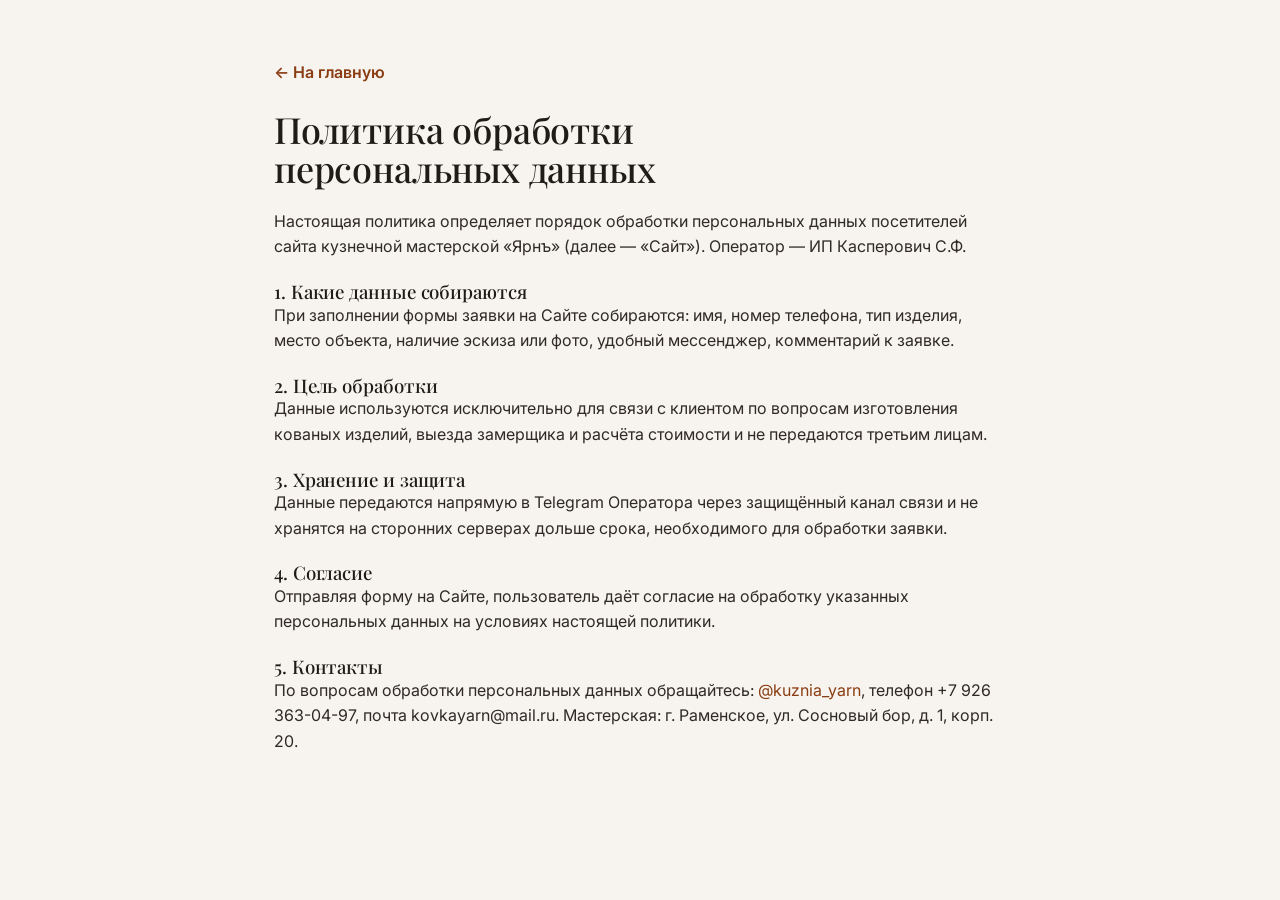
<file: privacy.html>
<!DOCTYPE html>
<html lang="ru">
<head>
<meta charset="UTF-8">
<meta name="viewport" content="width=device-width, initial-scale=1.0">
<title>Политика обработки персональных данных — Ярнъ</title>
<link href="https://fonts.googleapis.com/css2?family=Playfair+Display:wght@500;600&family=Inter:wght@400;600&display=swap" rel="stylesheet">
<link rel="stylesheet" href="styles.css">
</head>
<body>
<div class="container" style="padding: 60px 24px; max-width: 780px;">
  <a href="index.html" style="color: var(--clr-accent-dark); font-weight: 600;">← На главную</a>
  <h1 style="margin-top: 24px; margin-bottom: 20px; font-size: 36px;">Политика обработки персональных данных</h1>
  <p>Настоящая политика определяет порядок обработки персональных данных посетителей сайта кузнечной мастерской «Ярнъ» (далее — «Сайт»). Оператор — ИП Касперович С.Ф.</p>
  <h3 style="margin-top:22px">1. Какие данные собираются</h3>
  <p>При заполнении формы заявки на Сайте собираются: имя, номер телефона, тип изделия, место объекта, наличие эскиза или фото, удобный мессенджер, комментарий к заявке.</p>
  <h3 style="margin-top:22px">2. Цель обработки</h3>
  <p>Данные используются исключительно для связи с клиентом по вопросам изготовления кованых изделий, выезда замерщика и расчёта стоимости и не передаются третьим лицам.</p>
  <h3 style="margin-top:22px">3. Хранение и защита</h3>
  <p>Данные передаются напрямую в Telegram Оператора через защищённый канал связи и не хранятся на сторонних серверах дольше срока, необходимого для обработки заявки.</p>
  <h3 style="margin-top:22px">4. Согласие</h3>
  <p>Отправляя форму на Сайте, пользователь даёт согласие на обработку указанных персональных данных на условиях настоящей политики.</p>
  <h3 style="margin-top:22px">5. Контакты</h3>
  <p>По вопросам обработки персональных данных обращайтесь: <a href="https://t.me/kuznia_yarn" target="_blank" rel="noopener" style="color:var(--clr-accent-dark)">@kuznia_yarn</a>, телефон +7 926 363-04-97, почта kovkayarn@mail.ru. Мастерская: г. Раменское, ул. Сосновый бор, д. 1, корп. 20.</p>
</div>
</body>
</html>
</file>
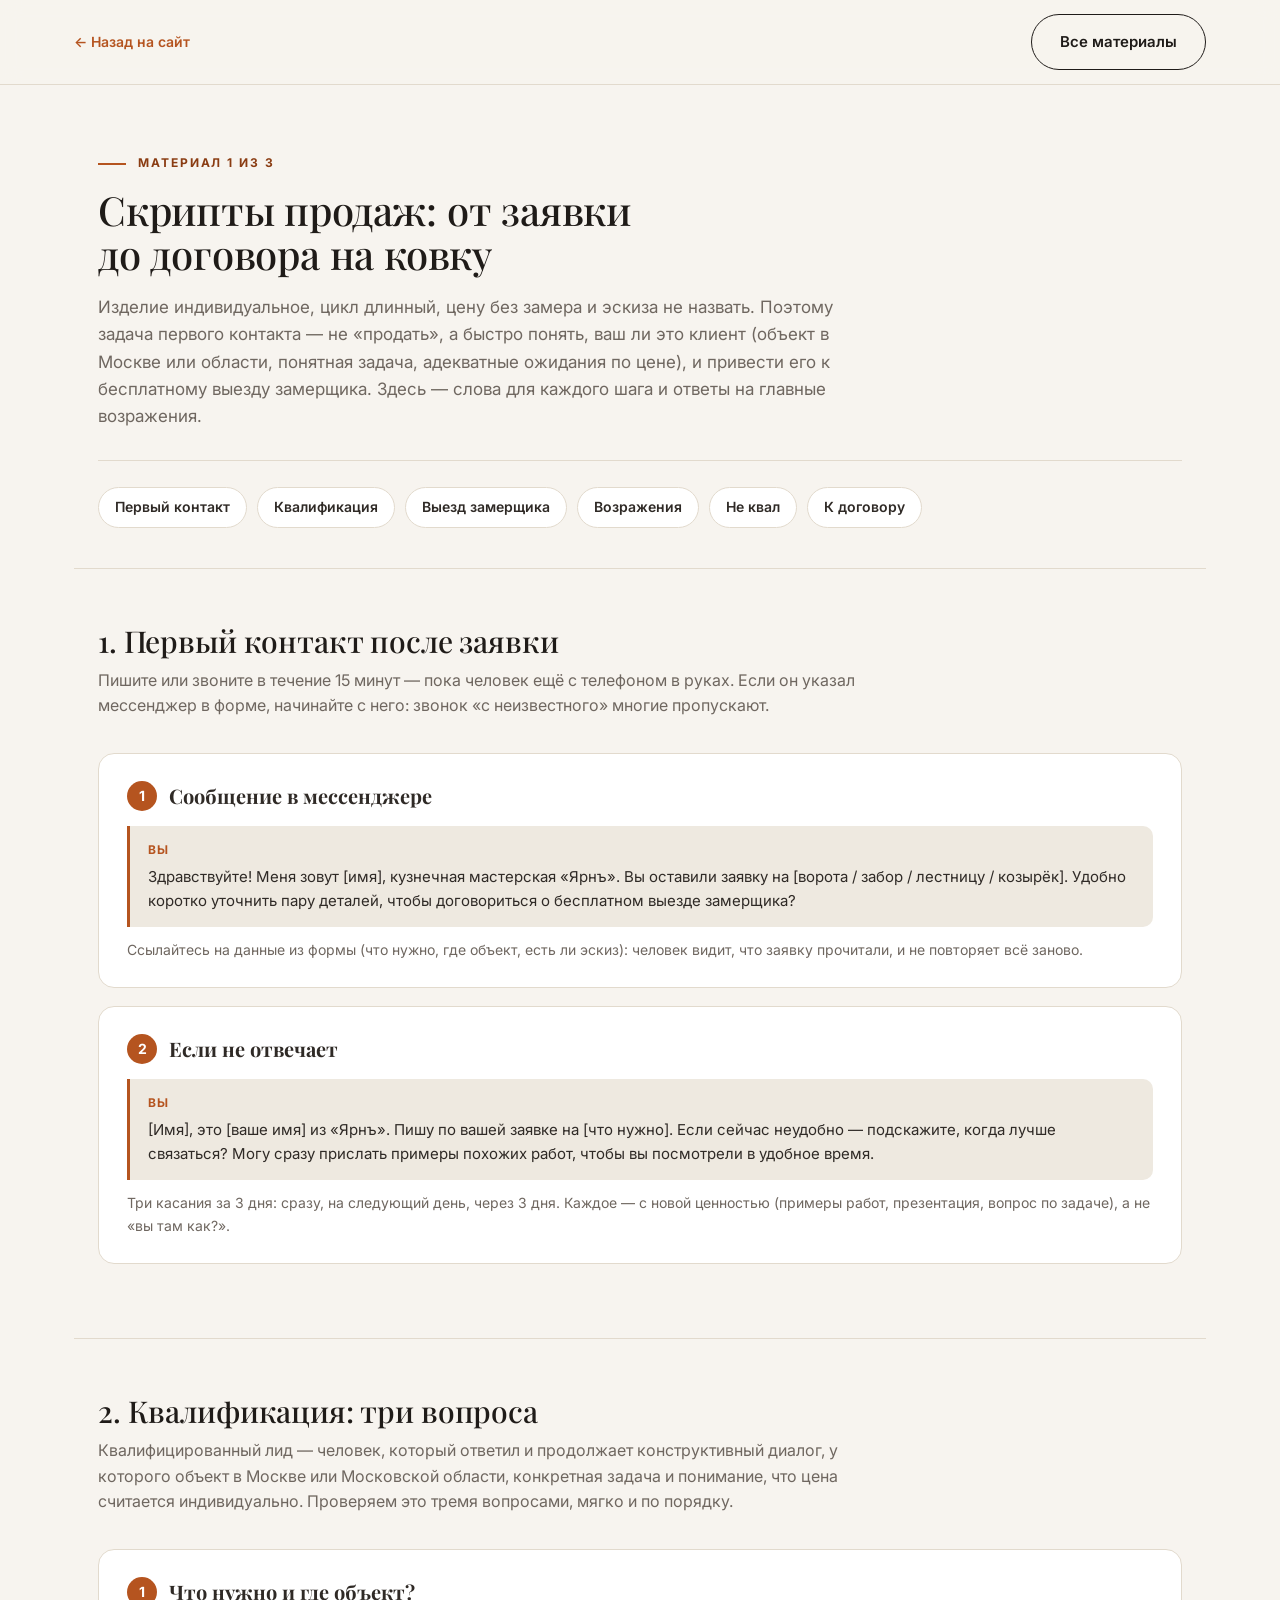
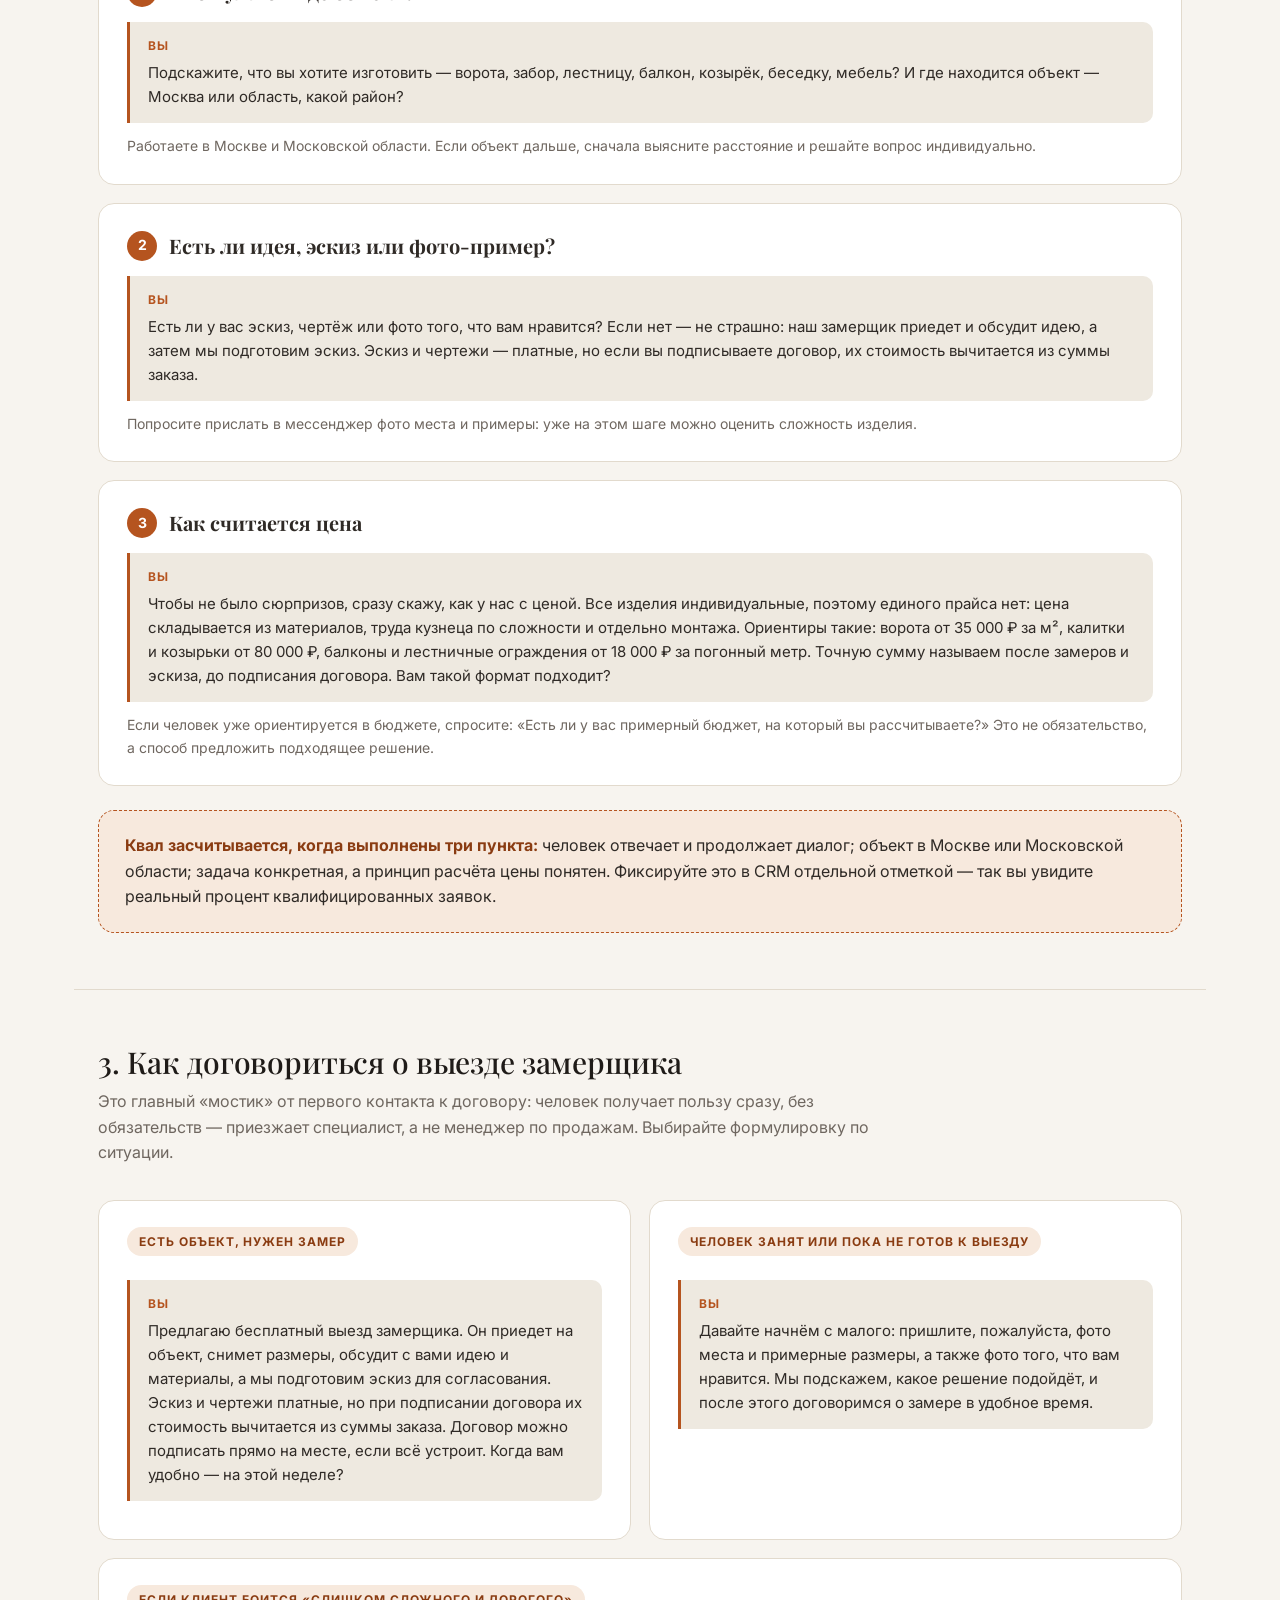
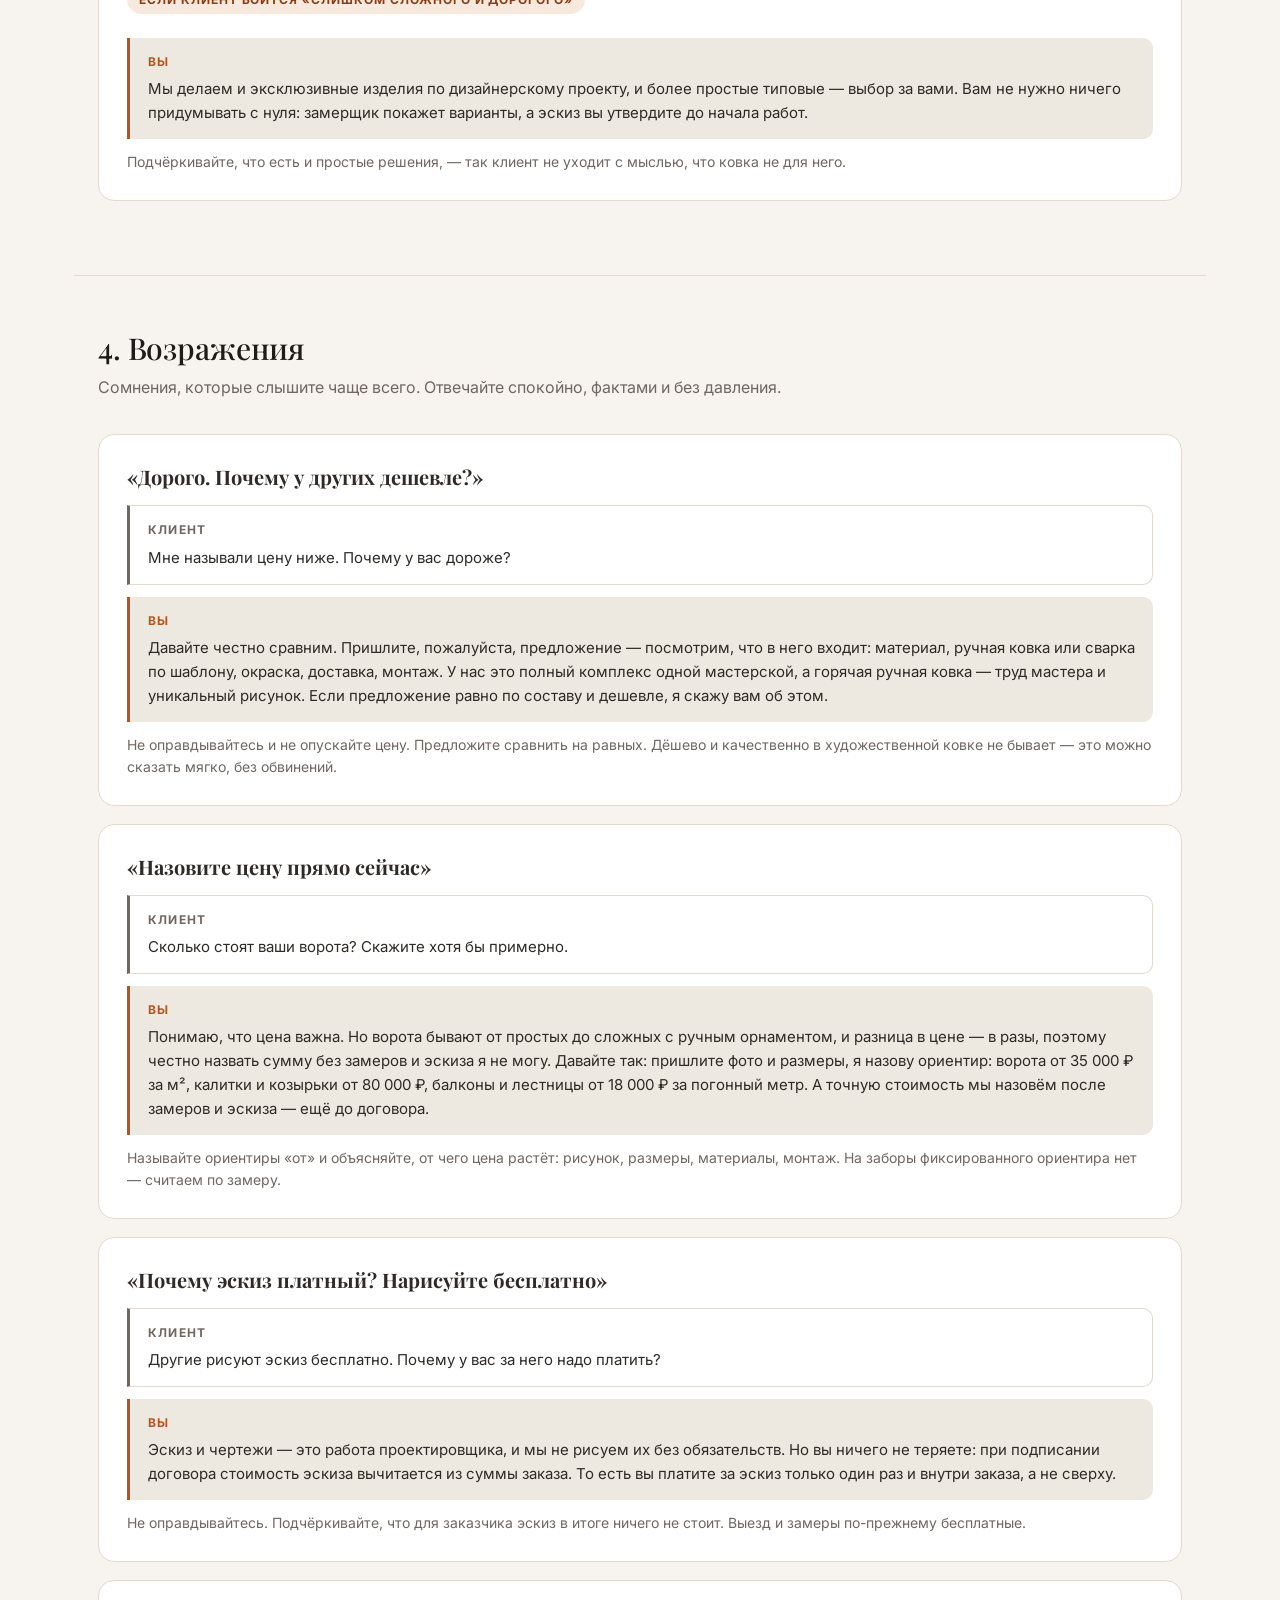
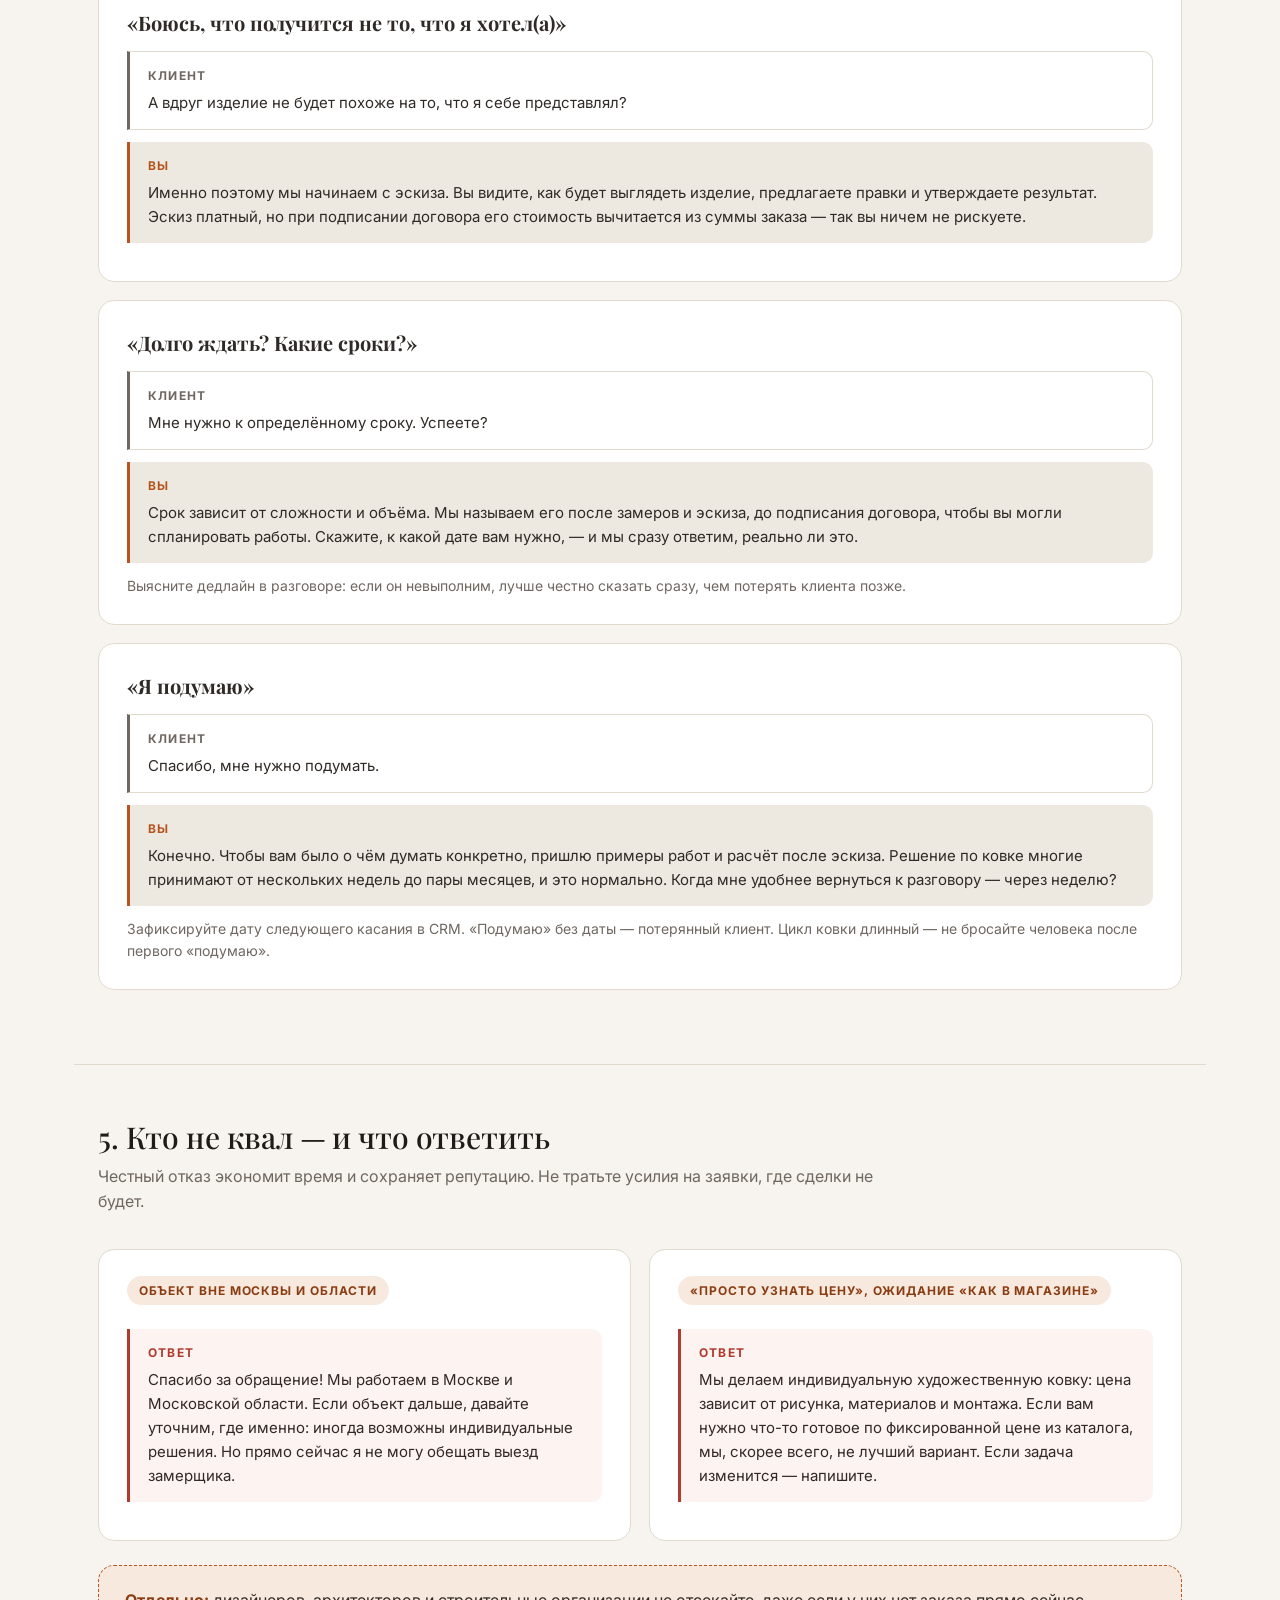
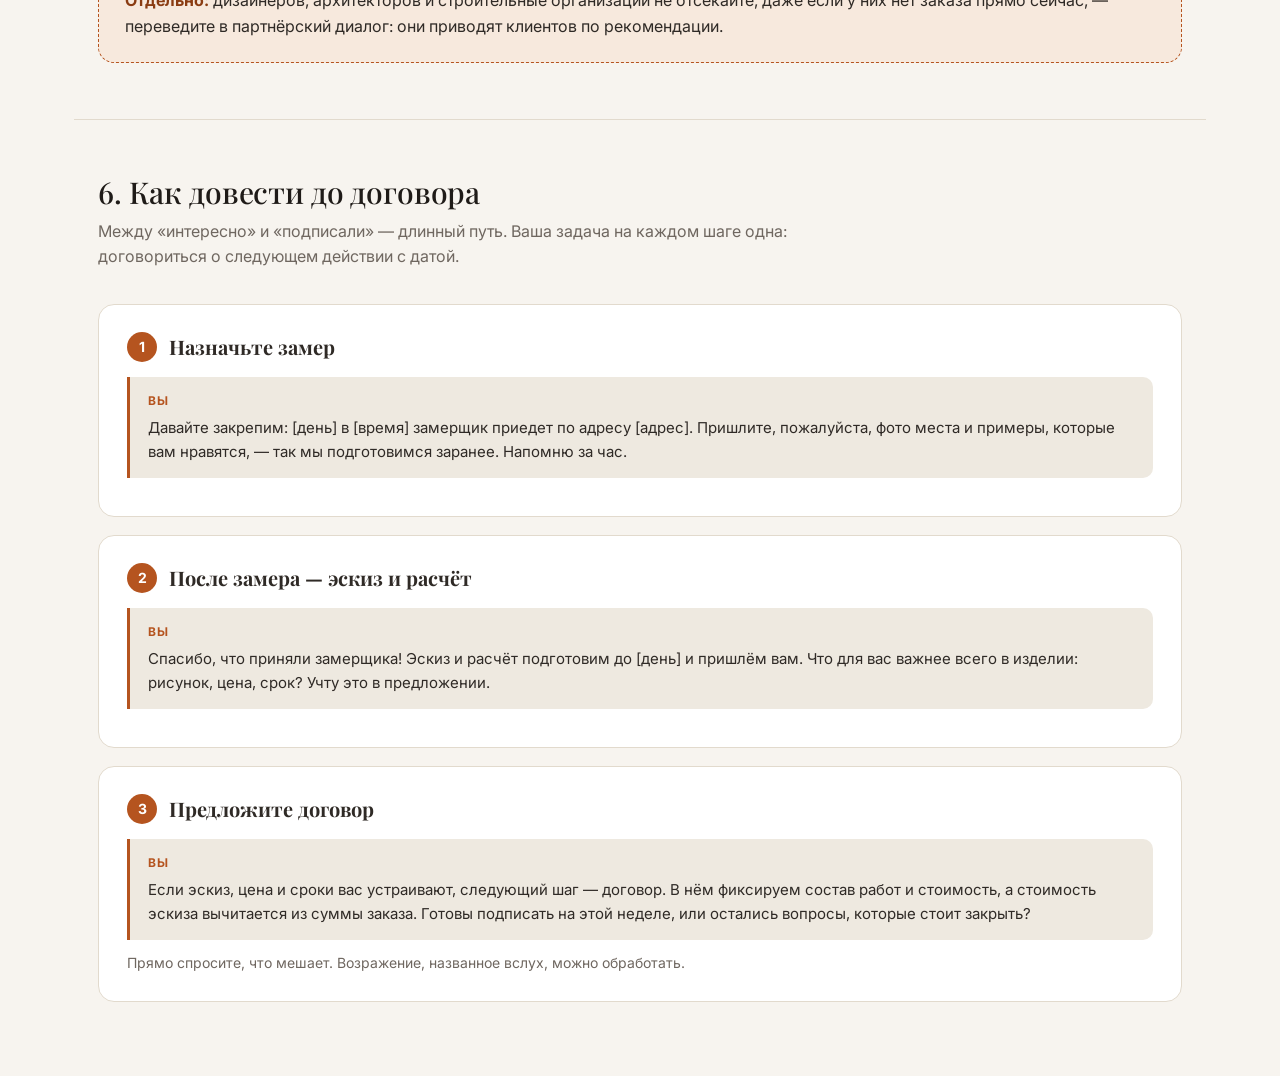
<file: scripts.html>
<!DOCTYPE html>
<html lang="ru">
<head>
<meta charset="UTF-8">
<meta name="viewport" content="width=device-width, initial-scale=1.0">
<title>Скрипты продаж — Ярнъ</title>
<meta name="robots" content="noindex">
<link rel="icon" href="img/favicon.png" type="image/png">
<link rel="preconnect" href="https://fonts.googleapis.com">
<link rel="preconnect" href="https://fonts.gstatic.com" crossorigin>
<link href="https://fonts.googleapis.com/css2?family=Playfair+Display:wght@500;600;700&family=Inter:wght@400;500;600;700&display=swap" rel="stylesheet">
<link rel="stylesheet" href="styles.css">
<link rel="stylesheet" href="materials.css">
</head>
<body>

<div class="doc-bar">
  <div class="doc-bar__inner">
    <a href="index.html" class="doc-bar__back">← <span>Назад на сайт</span></a>
    <div class="doc-actions-wrap doc-bar__actions">
      <a href="materials.html" class="btn btn--outline">Все материалы</a>
    </div>
  </div>
</div>

<div class="container">

  <section class="doc-hero">
    <p class="section-tag">Материал 1 из 3</p>
    <h1>Скрипты продаж: от заявки до договора на ковку</h1>
    <p class="doc-hero__lead">Изделие индивидуальное, цикл длинный, цену без замера и эскиза не назвать. Поэтому задача первого контакта — не «продать», а быстро понять, ваш ли это клиент (объект в Москве или области, понятная задача, адекватные ожидания по цене), и привести его к бесплатному выезду замерщика. Здесь — слова для каждого шага и ответы на главные возражения.</p>
    <nav class="toc">
      <a href="#first">Первый контакт</a>
      <a href="#qualify">Квалификация</a>
      <a href="#offer">Выезд замерщика</a>
      <a href="#objections">Возражения</a>
      <a href="#notqual">Не квал</a>
      <a href="#close">К договору</a>
    </nav>
  </section>

  <section class="doc-section" id="first">
    <h2>1. Первый контакт после заявки</h2>
    <p class="doc-section__lead">Пишите или звоните в течение 15 минут — пока человек ещё с телефоном в руках. Если он указал мессенджер в форме, начинайте с него: звонок «с неизвестного» многие пропускают.</p>
    <div class="card">
      <div class="card__head"><span class="card__step">1</span><p class="card__title">Сообщение в мессенджере</p></div>
      <div class="say"><span class="say__who">Вы</span>Здравствуйте! Меня зовут [имя], кузнечная мастерская «Ярнъ». Вы оставили заявку на [ворота / забор / лестницу / козырёк]. Удобно коротко уточнить пару деталей, чтобы договориться о бесплатном выезде замерщика?</div>
      <p class="card__note">Ссылайтесь на данные из формы (что нужно, где объект, есть ли эскиз): человек видит, что заявку прочитали, и не повторяет всё заново.</p>
    </div>
    <div class="card">
      <div class="card__head"><span class="card__step">2</span><p class="card__title">Если не отвечает</p></div>
      <div class="say"><span class="say__who">Вы</span>[Имя], это [ваше имя] из «Ярнъ». Пишу по вашей заявке на [что нужно]. Если сейчас неудобно — подскажите, когда лучше связаться? Могу сразу прислать примеры похожих работ, чтобы вы посмотрели в удобное время.</div>
      <p class="card__note">Три касания за 3 дня: сразу, на следующий день, через 3 дня. Каждое — с новой ценностью (примеры работ, презентация, вопрос по задаче), а не «вы там как?».</p>
    </div>
  </section>

  <section class="doc-section" id="qualify">
    <h2>2. Квалификация: три вопроса</h2>
    <p class="doc-section__lead">Квалифицированный лид — человек, который ответил и продолжает конструктивный диалог, у которого объект в Москве или Московской области, конкретная задача и понимание, что цена считается индивидуально. Проверяем это тремя вопросами, мягко и по порядку.</p>
    <div class="card">
      <div class="card__head"><span class="card__step">1</span><p class="card__title">Что нужно и где объект?</p></div>
      <div class="say"><span class="say__who">Вы</span>Подскажите, что вы хотите изготовить — ворота, забор, лестницу, балкон, козырёк, беседку, мебель? И где находится объект — Москва или область, какой район?</div>
      <p class="card__note">Работаете в Москве и Московской области. Если объект дальше, сначала выясните расстояние и решайте вопрос индивидуально.</p>
    </div>
    <div class="card">
      <div class="card__head"><span class="card__step">2</span><p class="card__title">Есть ли идея, эскиз или фото-пример?</p></div>
      <div class="say"><span class="say__who">Вы</span>Есть ли у вас эскиз, чертёж или фото того, что вам нравится? Если нет — не страшно: наш замерщик приедет и обсудит идею, а затем мы подготовим эскиз. Эскиз и чертежи — платные, но если вы подписываете договор, их стоимость вычитается из суммы заказа.</div>
      <p class="card__note">Попросите прислать в мессенджер фото места и примеры: уже на этом шаге можно оценить сложность изделия.</p>
    </div>
    <div class="card">
      <div class="card__head"><span class="card__step">3</span><p class="card__title">Как считается цена</p></div>
      <div class="say"><span class="say__who">Вы</span>Чтобы не было сюрпризов, сразу скажу, как у нас с ценой. Все изделия индивидуальные, поэтому единого прайса нет: цена складывается из материалов, труда кузнеца по сложности и отдельно монтажа. Ориентиры такие: ворота от 35 000 ₽ за м², калитки и козырьки от 80 000 ₽, балконы и лестничные ограждения от 18 000 ₽ за погонный метр. Точную сумму называем после замеров и эскиза, до подписания договора. Вам такой формат подходит?</div>
      <p class="card__note">Если человек уже ориентируется в бюджете, спросите: «Есть ли у вас примерный бюджет, на который вы рассчитываете?» Это не обязательство, а способ предложить подходящее решение.</p>
    </div>
    <div class="tip">
      <strong>Квал засчитывается, когда выполнены три пункта:</strong> человек отвечает и продолжает диалог; объект в Москве или Московской области; задача конкретная, а принцип расчёта цены понятен. Фиксируйте это в CRM отдельной отметкой — так вы увидите реальный процент квалифицированных заявок.
    </div>
  </section>

  <section class="doc-section" id="offer">
    <h2>3. Как договориться о выезде замерщика</h2>
    <p class="doc-section__lead">Это главный «мостик» от первого контакта к договору: человек получает пользу сразу, без обязательств — приезжает специалист, а не менеджер по продажам. Выбирайте формулировку по ситуации.</p>
    <div class="grid-2">
      <div class="card">
        <span class="tag">Есть объект, нужен замер</span>
        <div class="say"><span class="say__who">Вы</span>Предлагаю бесплатный выезд замерщика. Он приедет на объект, снимет размеры, обсудит с вами идею и материалы, а мы подготовим эскиз для согласования. Эскиз и чертежи платные, но при подписании договора их стоимость вычитается из суммы заказа. Договор можно подписать прямо на месте, если всё устроит. Когда вам удобно — на этой неделе?</div>
      </div>
      <div class="card">
        <span class="tag">Человек занят или пока не готов к выезду</span>
        <div class="say"><span class="say__who">Вы</span>Давайте начнём с малого: пришлите, пожалуйста, фото места и примерные размеры, а также фото того, что вам нравится. Мы подскажем, какое решение подойдёт, и после этого договоримся о замере в удобное время.</div>
      </div>
    </div>
    <div class="card" style="margin-top:18px">
      <span class="tag">Если клиент боится «слишком сложного и дорогого»</span>
      <div class="say"><span class="say__who">Вы</span>Мы делаем и эксклюзивные изделия по дизайнерскому проекту, и более простые типовые — выбор за вами. Вам не нужно ничего придумывать с нуля: замерщик покажет варианты, а эскиз вы утвердите до начала работ.</div>
      <p class="card__note">Подчёркивайте, что есть и простые решения, — так клиент не уходит с мыслью, что ковка не для него.</p>
    </div>
  </section>

  <section class="doc-section" id="objections">
    <h2>4. Возражения</h2>
    <p class="doc-section__lead">Сомнения, которые слышите чаще всего. Отвечайте спокойно, фактами и без давления.</p>
    <div class="card">
      <p class="card__title">«Дорого. Почему у других дешевле?»</p>
      <div class="say say--client"><span class="say__who">Клиент</span>Мне называли цену ниже. Почему у вас дороже?</div>
      <div class="say"><span class="say__who">Вы</span>Давайте честно сравним. Пришлите, пожалуйста, предложение — посмотрим, что в него входит: материал, ручная ковка или сварка по шаблону, окраска, доставка, монтаж. У нас это полный комплекс одной мастерской, а горячая ручная ковка — труд мастера и уникальный рисунок. Если предложение равно по составу и дешевле, я скажу вам об этом.</div>
      <p class="card__note">Не оправдывайтесь и не опускайте цену. Предложите сравнить на равных. Дёшево и качественно в художественной ковке не бывает — это можно сказать мягко, без обвинений.</p>
    </div>
    <div class="card">
      <p class="card__title">«Назовите цену прямо сейчас»</p>
      <div class="say say--client"><span class="say__who">Клиент</span>Сколько стоят ваши ворота? Скажите хотя бы примерно.</div>
      <div class="say"><span class="say__who">Вы</span>Понимаю, что цена важна. Но ворота бывают от простых до сложных с ручным орнаментом, и разница в цене — в разы, поэтому честно назвать сумму без замеров и эскиза я не могу. Давайте так: пришлите фото и размеры, я назову ориентир: ворота от 35 000 ₽ за м², калитки и козырьки от 80 000 ₽, балконы и лестницы от 18 000 ₽ за погонный метр. А точную стоимость мы назовём после замеров и эскиза — ещё до договора.</div>
      <p class="card__note">Называйте ориентиры «от» и объясняйте, от чего цена растёт: рисунок, размеры, материалы, монтаж. На заборы фиксированного ориентира нет — считаем по замеру.</p>
    </div>
    <div class="card">
      <p class="card__title">«Почему эскиз платный? Нарисуйте бесплатно»</p>
      <div class="say say--client"><span class="say__who">Клиент</span>Другие рисуют эскиз бесплатно. Почему у вас за него надо платить?</div>
      <div class="say"><span class="say__who">Вы</span>Эскиз и чертежи — это работа проектировщика, и мы не рисуем их без обязательств. Но вы ничего не теряете: при подписании договора стоимость эскиза вычитается из суммы заказа. То есть вы платите за эскиз только один раз и внутри заказа, а не сверху.</div>
      <p class="card__note">Не оправдывайтесь. Подчёркивайте, что для заказчика эскиз в итоге ничего не стоит. Выезд и замеры по-прежнему бесплатные.</p>
    </div>
    <div class="card">
      <p class="card__title">«Боюсь, что получится не то, что я хотел(а)»</p>
      <div class="say say--client"><span class="say__who">Клиент</span>А вдруг изделие не будет похоже на то, что я себе представлял?</div>
      <div class="say"><span class="say__who">Вы</span>Именно поэтому мы начинаем с эскиза. Вы видите, как будет выглядеть изделие, предлагаете правки и утверждаете результат. Эскиз платный, но при подписании договора его стоимость вычитается из суммы заказа — так вы ничем не рискуете.</div>
    </div>
    <div class="card">
      <p class="card__title">«Долго ждать? Какие сроки?»</p>
      <div class="say say--client"><span class="say__who">Клиент</span>Мне нужно к определённому сроку. Успеете?</div>
      <div class="say"><span class="say__who">Вы</span>Срок зависит от сложности и объёма. Мы называем его после замеров и эскиза, до подписания договора, чтобы вы могли спланировать работы. Скажите, к какой дате вам нужно, — и мы сразу ответим, реально ли это.</div>
      <p class="card__note">Выясните дедлайн в разговоре: если он невыполним, лучше честно сказать сразу, чем потерять клиента позже.</p>
    </div>
    <div class="card">
      <p class="card__title">«Я подумаю»</p>
      <div class="say say--client"><span class="say__who">Клиент</span>Спасибо, мне нужно подумать.</div>
      <div class="say"><span class="say__who">Вы</span>Конечно. Чтобы вам было о чём думать конкретно, пришлю примеры работ и расчёт после эскиза. Решение по ковке многие принимают от нескольких недель до пары месяцев, и это нормально. Когда мне удобнее вернуться к разговору — через неделю?</div>
      <p class="card__note">Зафиксируйте дату следующего касания в CRM. «Подумаю» без даты — потерянный клиент. Цикл ковки длинный — не бросайте человека после первого «подумаю».</p>
    </div>
  </section>

  <section class="doc-section" id="notqual">
    <h2>5. Кто не квал — и что ответить</h2>
    <p class="doc-section__lead">Честный отказ экономит время и сохраняет репутацию. Не тратьте усилия на заявки, где сделки не будет.</p>
    <div class="grid-2">
      <div class="card">
        <span class="tag">Объект вне Москвы и области</span>
        <div class="say say--stop"><span class="say__who">Ответ</span>Спасибо за обращение! Мы работаем в Москве и Московской области. Если объект дальше, давайте уточним, где именно: иногда возможны индивидуальные решения. Но прямо сейчас я не могу обещать выезд замерщика.</div>
      </div>
      <div class="card">
        <span class="tag">«Просто узнать цену», ожидание «как в магазине»</span>
        <div class="say say--stop"><span class="say__who">Ответ</span>Мы делаем индивидуальную художественную ковку: цена зависит от рисунка, материалов и монтажа. Если вам нужно что-то готовое по фиксированной цене из каталога, мы, скорее всего, не лучший вариант. Если задача изменится — напишите.</div>
      </div>
    </div>
    <div class="tip">
      <strong>Отдельно:</strong> дизайнеров, архитекторов и строительные организации не отсекайте, даже если у них нет заказа прямо сейчас, — переведите в партнёрский диалог: они приводят клиентов по рекомендации.
    </div>
  </section>

  <section class="doc-section" id="close">
    <h2>6. Как довести до договора</h2>
    <p class="doc-section__lead">Между «интересно» и «подписали» — длинный путь. Ваша задача на каждом шаге одна: договориться о следующем действии с датой.</p>
    <div class="card">
      <div class="card__head"><span class="card__step">1</span><p class="card__title">Назначьте замер</p></div>
      <div class="say"><span class="say__who">Вы</span>Давайте закрепим: [день] в [время] замерщик приедет по адресу [адрес]. Пришлите, пожалуйста, фото места и примеры, которые вам нравятся, — так мы подготовимся заранее. Напомню за час.</div>
    </div>
    <div class="card">
      <div class="card__head"><span class="card__step">2</span><p class="card__title">После замера — эскиз и расчёт</p></div>
      <div class="say"><span class="say__who">Вы</span>Спасибо, что приняли замерщика! Эскиз и расчёт подготовим до [день] и пришлём вам. Что для вас важнее всего в изделии: рисунок, цена, срок? Учту это в предложении.</div>
    </div>
    <div class="card">
      <div class="card__head"><span class="card__step">3</span><p class="card__title">Предложите договор</p></div>
      <div class="say"><span class="say__who">Вы</span>Если эскиз, цена и сроки вас устраивают, следующий шаг — договор. В нём фиксируем состав работ и стоимость, а стоимость эскиза вычитается из суммы заказа. Готовы подписать на этой неделе, или остались вопросы, которые стоит закрыть?</div>
      <p class="card__note">Прямо спросите, что мешает. Возражение, названное вслух, можно обработать.</p>
    </div>
  </section>

</div>

<script src="script.js"></script>
</body>
</html>
</file>
<file: styles.css>
:root {
  --clr-bg: #f7f4ef;
  --clr-bg-alt: #eee9e0;
  --clr-surface: #ffffff;
  --clr-ink: #1f1b18;
  --clr-text: #2f2a26;
  --clr-text-soft: #6f6760;
  --clr-line: #e2dacd;
  --clr-accent: #b5541f;
  --clr-accent-dark: #8a3c12;
  --clr-accent-soft: #f7e9dd;
  --radius: 16px;
  --shadow: 0 18px 44px rgba(40, 30, 20, 0.09);
  --ff-head: 'Playfair Display', Georgia, serif;
  --ff-body: 'Inter', sans-serif;
}

* { box-sizing: border-box; margin: 0; padding: 0; }
html { scroll-behavior: smooth; }
body {
  font-family: var(--ff-body);
  background: var(--clr-bg);
  color: var(--clr-text);
  line-height: 1.6;
  -webkit-font-smoothing: antialiased;
}
img { max-width: 100%; display: block; }
a { color: inherit; text-decoration: none; }
ul { list-style: none; }
h1, h2, h3, h4 { font-family: var(--ff-head); font-weight: 500; color: var(--clr-ink); line-height: 1.1; letter-spacing: -0.005em; }
.container { max-width: 1180px; margin: 0 auto; padding: 0 24px; }
section { padding: 92px 0; }
.section-tag {
  display: inline-block;
  font-size: 12px;
  font-weight: 700;
  letter-spacing: 0.16em;
  text-transform: uppercase;
  color: var(--clr-accent-dark);
  margin-bottom: 16px;
}
.section-tag::before { content: ''; display: inline-block; width: 28px; height: 2px; background: var(--clr-accent); vertical-align: middle; margin-right: 12px; }
.section-title { font-size: 40px; max-width: 800px; margin-bottom: 16px; }
.section-lead { font-size: 17px; color: var(--clr-text-soft); max-width: 720px; margin-bottom: 48px; }

/* Buttons */
.btn {
  display: inline-flex;
  align-items: center;
  justify-content: center;
  gap: 8px;
  font-family: var(--ff-body);
  font-weight: 600;
  font-size: 15px;
  padding: 15px 28px;
  border-radius: 999px;
  border: 1px solid transparent;
  cursor: pointer;
  transition: all 0.2s ease;
  white-space: nowrap;
}
.btn--primary { background: var(--clr-accent); color: #fff; }
.btn--primary:hover { background: var(--clr-accent-dark); }
.btn--dark { background: var(--clr-ink); color: #fff; }
.btn--dark:hover { background: var(--clr-accent-dark); }
.btn--outline { background: transparent; border-color: var(--clr-ink); color: var(--clr-ink); }
.btn--outline:hover { background: var(--clr-ink); color: #fff; }
.btn--block { width: 100%; }

/* Header */
.header {
  position: sticky;
  top: 0;
  z-index: 100;
  background: rgba(247, 244, 239, 0.92);
  backdrop-filter: blur(12px);
  border-bottom: 1px solid transparent;
  transition: border-color 0.2s ease, box-shadow 0.2s ease;
}
.header.scrolled { border-bottom-color: var(--clr-line); box-shadow: 0 6px 24px rgba(40, 30, 20, 0.05); }
.header__inner { display: flex; align-items: center; justify-content: space-between; gap: 24px; min-width: 0; padding: 12px 24px; max-width: 1180px; margin: 0 auto; }
.logo { display: flex; align-items: center; flex-shrink: 0; }
.logo img { height: 63px; width: auto; }
.nav { display: flex; align-items: center; gap: 28px; }
.nav a { white-space: nowrap; font-size: 14px; font-weight: 500; color: var(--clr-text); transition: color 0.2s ease; }
.nav a:hover { color: var(--clr-accent); }
.header__right { display: flex; align-items: center; gap: 18px; flex-shrink: 0; }
.header__phone { font-weight: 600; font-size: 15px; white-space: nowrap; }
.burger { display: none; width: 42px; height: 42px; border: 1px solid var(--clr-line); background: var(--clr-surface); border-radius: 12px; cursor: pointer; position: relative; flex: none; }
.burger span, .burger::before, .burger::after { content: ''; position: absolute; left: 11px; right: 11px; height: 2px; background: var(--clr-ink); border-radius: 2px; transition: all 0.2s ease; }
.burger::before { top: 14px; }
.burger span { top: 20px; }
.burger::after { top: 26px; }
.burger.is-open::before { top: 20px; transform: rotate(45deg); }
.burger.is-open span { opacity: 0; }
.burger.is-open::after { top: 20px; transform: rotate(-45deg); }

/* Hero */
.hero { padding: 56px 0 80px; position: relative; overflow: hidden; }
.hero__grid { display: grid; grid-template-columns: 1.05fr 0.95fr; gap: 56px; align-items: center; position: relative; }
.hero h1 { font-size: 54px; margin-bottom: 24px; font-weight: 500; }
.hero h1 em { font-style: normal; color: var(--clr-accent); }
.hero__lead { font-size: 18px; color: var(--clr-text-soft); max-width: 560px; margin-bottom: 34px; }
.hero__cta { display: flex; flex-wrap: wrap; gap: 14px; margin-bottom: 36px; }
.hero__chips { display: flex; flex-wrap: wrap; gap: 10px; }
.chip { font-size: 13px; font-weight: 600; padding: 8px 16px; border-radius: 999px; border: 1px solid var(--clr-line); background: var(--clr-surface); color: var(--clr-text); }
.hero__visual { position: relative; }
.hero__photo { border-radius: 24px; overflow: hidden; box-shadow: var(--shadow); aspect-ratio: 4 / 4.4; background: var(--clr-bg-alt); }
.hero__photo img { width: 100%; height: 100%; object-fit: cover; }
.hero__card {
  position: absolute;
  left: -36px; bottom: 28px;
  width: 300px;
  background: var(--clr-surface);
  border: 1px solid var(--clr-line);
  border-radius: 18px;
  padding: 22px 22px 20px;
  box-shadow: var(--shadow);
}
.hero__card .hero__card-tag { font-size: 11px; font-weight: 700; letter-spacing: 0.14em; text-transform: uppercase; color: var(--clr-accent-dark); margin-bottom: 8px; }
.hero__card h3 { font-size: 22px; margin-bottom: 8px; line-height: 1.15; }
.hero__card p { font-size: 13.5px; color: var(--clr-text-soft); margin-bottom: 14px; }
.hero__card .btn { padding: 11px 20px; font-size: 14px; }

/* Stats */
.stats { padding: 0; }
.stats__row { display: grid; grid-template-columns: repeat(4, 1fr); border: 1px solid var(--clr-line); border-radius: var(--radius); background: var(--clr-surface); overflow: hidden; }
.stat { padding: 28px 26px; border-left: 1px solid var(--clr-line); }
.stat:first-child { border-left: none; }
.stat b { display: block; font-family: var(--ff-head); font-size: 42px; font-weight: 500; color: var(--clr-accent); line-height: 1; margin-bottom: 8px; }
.stat span { font-size: 14px; color: var(--clr-text-soft); }

/* Pain / solution */
.alt { background: var(--clr-bg-alt); }
.versus { display: grid; grid-template-columns: 1fr 1fr; gap: 22px; }
.versus__col { background: var(--clr-surface); border: 1px solid var(--clr-line); border-radius: 20px; padding: 34px 32px; }
.versus__col--good { border-color: var(--clr-ink); }
.versus__col .versus__label { font-size: 12px; font-weight: 700; letter-spacing: 0.14em; text-transform: uppercase; color: var(--clr-text-soft); margin-bottom: 8px; }
.versus__col--good .versus__label { color: var(--clr-accent-dark); }
.versus__col h3 { font-size: 30px; margin-bottom: 20px; }
.versus__col li { position: relative; padding: 12px 0 12px 30px; border-top: 1px solid var(--clr-line); font-size: 15px; }
.versus__col li:first-child { border-top: none; }
.versus__col li::before { content: '×'; position: absolute; left: 2px; top: 10px; font-size: 22px; line-height: 1.3; color: #b0b0b6; }
.versus__col--good li::before { content: '✓'; font-size: 16px; top: 13px; color: var(--clr-accent); font-weight: 700; }

/* Services */
.srv-grid { display: grid; grid-template-columns: repeat(4, 1fr); gap: 18px; }
.srv { background: var(--clr-surface); border: 1px solid var(--clr-line); border-radius: var(--radius); overflow: hidden; display: flex; flex-direction: column; transition: transform 0.2s ease, box-shadow 0.2s ease, border-color 0.2s ease; }
.srv:hover { transform: translateY(-4px); box-shadow: var(--shadow); border-color: var(--clr-ink); }
.srv__img { aspect-ratio: 16 / 10; overflow: hidden; background: var(--clr-bg-alt); }
.srv__img img { width: 100%; height: 100%; object-fit: cover; }
.srv__body { padding: 22px 20px 26px; display: flex; flex-direction: column; flex: 1; }
.srv .srv__price { flex: none; font-size: 12px; font-weight: 700; letter-spacing: 0.1em; text-transform: uppercase; color: var(--clr-accent-dark); margin-bottom: 8px; }
.srv h3 { font-size: 26px; margin-bottom: 10px; }
.srv p { font-size: 14px; color: var(--clr-text-soft); flex: 1; }
.srv ul { margin-top: 14px; }
.srv li { font-size: 14px; padding: 4px 0 4px 22px; position: relative; }
.srv li::before { content: ''; position: absolute; left: 0; top: 13px; width: 10px; height: 2px; background: var(--clr-accent); }

/* Pricing */
.price-block { margin-bottom: 44px; }
.price-block h3 { font-size: 30px; margin-bottom: 6px; }
.price-block > p { color: var(--clr-text-soft); font-size: 15px; margin-bottom: 20px; }
.tariffs { display: grid; grid-template-columns: repeat(3, 1fr); gap: 18px; }
.tariff { background: var(--clr-surface); border: 1px solid var(--clr-line); border-radius: var(--radius); padding: 28px 26px; display: flex; flex-direction: column; position: relative; }
.tariff--hit { border-color: var(--clr-ink); box-shadow: var(--shadow); }
.tariff__badge { position: absolute; top: -12px; left: 24px; background: var(--clr-accent); color: #fff; font-size: 11px; font-weight: 700; letter-spacing: 0.1em; text-transform: uppercase; padding: 5px 12px; border-radius: 999px; }
.tariff .tariff__name { font-family: var(--ff-head); font-size: 26px; font-weight: 500; color: var(--clr-ink); margin-bottom: 6px; }
.tariff .tariff__price { font-family: var(--ff-head); font-size: 38px; font-weight: 500; color: var(--clr-accent); line-height: 1; margin-bottom: 4px; }
.tariff .tariff__price small { font-size: 16px; color: var(--clr-text-soft); font-weight: 400; }
.tariff .tariff__unit { font-size: 13px; color: var(--clr-text-soft); margin-bottom: 16px; }
.tariff p { font-size: 14.5px; color: var(--clr-text-soft); }
.tariff .tariff__name { font-size: 26px; color: var(--clr-ink); }
.price-note { font-size: 13.5px; color: var(--clr-text-soft); background: var(--clr-surface); border: 1px dashed var(--clr-line); border-radius: 12px; padding: 14px 18px; margin-top: 18px; }
.price-note b { color: var(--clr-ink); }
.furniture-row { display: flex; align-items: center; justify-content: space-between; gap: 24px; background: var(--clr-ink); color: #fff; border-radius: 20px; padding: 32px 36px; }
.furniture-row h3 { color: #fff; font-size: 28px; margin-bottom: 6px; }
.furniture-row p { color: #d4cdc4; font-size: 15px; max-width: 640px; }

/* Offers */
.offer-grid { display: grid; grid-template-columns: repeat(3, 1fr); gap: 20px; }
.offer-card { background: var(--clr-surface); border: 1px solid var(--clr-line); border-radius: var(--radius); padding: 30px 28px; }
.offer-card__num { font-family: var(--ff-head); font-size: 38px; color: var(--clr-accent); line-height: 1; margin-bottom: 14px; font-weight: 500; }
.offer-card h3 { font-size: 24px; margin-bottom: 10px; }
.offer-card p { font-size: 15px; color: var(--clr-text-soft); }
.offer-card--gift { background: var(--clr-accent-soft); border-color: transparent; }

/* Steps */
.steps { display: grid; grid-template-columns: repeat(3, 1fr); gap: 20px; }
.step { background: var(--clr-surface); border: 1px solid var(--clr-line); border-radius: var(--radius); padding: 28px 26px; }
.step__n { display: inline-flex; width: 42px; height: 42px; align-items: center; justify-content: center; border-radius: 50%; background: var(--clr-ink); color: #fff; font-weight: 700; font-size: 15px; margin-bottom: 18px; }
.step h3 { font-size: 24px; margin-bottom: 10px; }
.step p { font-size: 14.5px; color: var(--clr-text-soft); }
.terms { margin-top: 22px; font-size: 14.5px; color: var(--clr-text-soft); background: var(--clr-surface); border-left: 3px solid var(--clr-accent); border-radius: 0 12px 12px 0; padding: 16px 20px; }

/* Portfolio */
.gallery { display: grid; grid-template-columns: repeat(12, 1fr); grid-auto-rows: 200px; gap: 14px; }
.gallery figure { border-radius: 16px; overflow: hidden; background: var(--clr-bg-alt); }
.gallery img { width: 100%; height: 100%; object-fit: cover; transition: transform 0.5s ease; }
.gallery figure:hover img { transform: scale(1.04); }
.g1 { grid-column: span 7; grid-row: span 2; }
.g2 { grid-column: span 5; }
.g3 { grid-column: span 5; }
.g4 { grid-column: span 4; grid-row: span 2; }
.g5 { grid-column: span 8; }
.g6 { grid-column: span 4; }
.g7 { grid-column: span 4; }

/* Partners */
.partners { display: grid; grid-template-columns: 1fr 1fr; gap: 40px; align-items: center; background: var(--clr-ink); border-radius: 24px; padding: 48px 48px; color: #fff; }
.partners .section-tag { color: #e6a273; }
.partners .section-tag::before { background: #e6a273; }
.partners h2 { color: #fff; font-size: 38px; margin-bottom: 14px; }
.partners p { color: #d4cdc4; font-size: 15.5px; }
.partners__list { display: grid; gap: 10px; }
.partners__list div { border: 1px solid #4a423b; border-radius: 12px; padding: 14px 18px; font-weight: 500; }
.partners .btn { margin-top: 22px; }

/* FAQ */
.faq { max-width: 860px; }
.faq__item { border-bottom: 1px solid var(--clr-line); }
.faq__item summary { list-style: none; cursor: pointer; padding: 24px 0; font-family: var(--ff-head); font-size: 26px; font-weight: 500; color: var(--clr-ink); display: flex; justify-content: space-between; gap: 20px; align-items: center; }
.faq__item summary::-webkit-details-marker { display: none; }
.faq__item summary::after { content: '+'; font-family: var(--ff-body); font-size: 26px; color: var(--clr-accent); flex: none; transition: transform 0.2s ease; }
.faq__item[open] summary::after { transform: rotate(45deg); }
.faq__item p { padding: 0 0 24px; color: var(--clr-text-soft); max-width: 720px; }

/* Contact */
.contact__grid { display: grid; grid-template-columns: 1fr 1fr; gap: 40px; align-items: start; }
.form { background: var(--clr-surface); border: 1px solid var(--clr-line); border-radius: 24px; padding: 38px 34px; box-shadow: var(--shadow); }
.form h3 { font-size: 34px; margin-bottom: 8px; }
.form__sub { color: var(--clr-text-soft); font-size: 15px; margin-bottom: 24px; }
.field { margin-bottom: 14px; }
.field label { display: block; font-size: 13px; font-weight: 600; margin-bottom: 6px; color: var(--clr-text); }
.field input, .field select, .field textarea {
  width: 100%;
  font-family: var(--ff-body);
  font-size: 15px;
  padding: 14px 16px;
  border: 1px solid var(--clr-line);
  border-radius: 12px;
  background: var(--clr-bg);
  color: var(--clr-ink);
  transition: border-color 0.2s ease;
}
.field input:focus, .field select:focus, .field textarea:focus { outline: none; border-color: var(--clr-accent); background: #fff; }
.field-row { display: grid; grid-template-columns: 1fr 1fr; gap: 14px; }
.form__agree { font-size: 12px; color: var(--clr-text-soft); margin-top: 14px; }
.form__agree a { color: var(--clr-accent-dark); text-decoration: underline; }
.contacts { display: grid; gap: 14px; }
.contact-card { display: flex; gap: 16px; align-items: flex-start; background: var(--clr-surface); border: 1px solid var(--clr-line); border-radius: 16px; padding: 20px 22px; }
.contact-card__icon { width: 44px; height: 44px; border-radius: 12px; background: var(--clr-accent-soft); color: var(--clr-accent-dark); display: flex; align-items: center; justify-content: center; flex: none; }
.contact-card__icon svg { width: 22px; height: 22px; }
.contact-card small { display: block; font-size: 12px; font-weight: 700; letter-spacing: 0.1em; text-transform: uppercase; color: var(--clr-text-soft); margin-bottom: 3px; }
.contact-card b { font-weight: 600; font-size: 16px; color: var(--clr-ink); }
.contact-card a:hover { color: var(--clr-accent); }
.map { border-radius: 16px; overflow: hidden; border: 1px solid var(--clr-line); }
.map iframe { display: block; width: 100%; height: 260px; border: 0; }

/* Footer */
.footer { padding: 44px 0; border-top: 1px solid var(--clr-line); font-size: 14px; color: var(--clr-text-soft); }
.footer__inner { display: flex; justify-content: space-between; align-items: center; gap: 20px; flex-wrap: wrap; }
.footer__links { display: flex; gap: 22px; flex-wrap: wrap; }
.footer a:hover { color: var(--clr-accent); }

/* FAB */
.fab { position: fixed; right: 20px; bottom: 20px; z-index: 90; display: flex; align-items: center; gap: 10px; padding: 14px 22px; background: var(--clr-accent); color: #fff; border-radius: 999px; font-weight: 600; font-size: 14px; box-shadow: 0 12px 30px rgba(181, 84, 31, 0.32); transition: background 0.2s ease; }
.fab:hover { background: var(--clr-accent-dark); }
.fab svg { width: 20px; height: 20px; }

/* Reveal */
.reveal { opacity: 0; transform: translateY(20px); transition: opacity 0.6s ease, transform 0.6s ease; }
.reveal.is-visible { opacity: 1; transform: none; }

/* Responsive */
@media (max-width: 1400px) {
  .header__phone { display: none; }
}
@media (max-width: 1180px) {
  .nav { gap: 18px; }
  .nav a { font-size: 13px; }
  .hero h1 { font-size: 46px; }
  .hero__card { left: -16px; }
}
@media (max-width: 1100px) {
  .burger { display: block; }
  .nav {
    position: absolute;
    top: 100%; left: 0; right: 0;
    flex-direction: column;
    align-items: flex-start;
    gap: 0;
    background: var(--clr-bg);
    border-bottom: 1px solid var(--clr-line);
    padding: 8px 24px 20px;
    display: none;
  }
  .nav.is-open { display: flex; }
  .nav a { padding: 14px 0; width: 100%; font-size: 16px; border-bottom: 1px solid var(--clr-line); }
  .header__phone { display: none; }
  .header__inner { position: relative; }
  .srv-grid, .offer-grid, .steps { grid-template-columns: repeat(2, 1fr); }
}
@media (max-width: 900px) {
  section { padding: 68px 0; }
  .section-title { font-size: 32px; }
  .hero { padding: 36px 0 60px; }
  .hero__grid, .contact__grid, .versus, .partners { grid-template-columns: 1fr; gap: 36px; }
  .hero h1 { font-size: 38px; }
  .hero__card { left: 16px; right: 16px; width: auto; bottom: 16px; }
  .stats__row { grid-template-columns: repeat(2, 1fr); }
  .stat:nth-child(3) { border-left: none; }
  .stat:nth-child(n+3) { border-top: 1px solid var(--clr-line); }
  .tariffs { grid-template-columns: 1fr; }
  .furniture-row { flex-direction: column; align-items: flex-start; }
  .gallery { grid-auto-rows: 150px; }
  .partners { padding: 34px 26px; }
}
@media (max-width: 560px) {
  .container, .header__inner { padding-left: 16px; padding-right: 16px; }
  .header .btn { display: none; }
  .hero h1 { font-size: 32px; }
  .section-title { font-size: 28px; }
  .srv-grid, .offer-grid, .steps { grid-template-columns: 1fr; }
  .field-row { grid-template-columns: 1fr; }
  .form { padding: 28px 20px; }
  .stat b { font-size: 34px; }
  .stat { padding: 22px 18px; }
  .versus__col { padding: 26px 22px; }
  .fab span { display: none; }
  .fab { padding: 15px; }
  .faq__item summary { font-size: 22px; }
  .hero__photo { aspect-ratio: 4 / 5; }
  .gallery { grid-template-columns: repeat(2, 1fr); grid-auto-rows: 140px; }
  .g1 { grid-column: span 2; grid-row: span 2; }
  .g2, .g3, .g6, .g7 { grid-column: span 1; grid-row: span 1; }
  .g5 { grid-column: span 2; grid-row: span 1; }
  .g4 { grid-column: span 1; grid-row: span 2; }
  .logo img { height: 54px; }
}

/* Правки 2: переносы, видео, подарки */
h1, h2, h3, .faq__item summary, .tariff__name { text-wrap: balance; }
.section-lead, .hero__lead, .price-block > p, .offer-card p, .faq__item p { text-wrap: pretty; }
.section-title { max-width: 900px; }
.section-lead b { color: var(--clr-ink); font-weight: 600; }
.offer-card h3 { font-size: 23px; }
.offer-card__for { margin-top: 12px; font-size: 13.5px; font-weight: 600; color: var(--clr-accent-dark); }
.offer-card__list li { position: relative; padding: 5px 0 5px 22px; font-size: 14.5px; color: var(--clr-text); }
.offer-card__list li::before { content: ''; position: absolute; left: 0; top: 15px; width: 10px; height: 2px; background: var(--clr-accent); }
.faq__item p + p { padding-top: 0; margin-top: -12px; }
.partners p + p { color: #fff; }

.videos { display: grid; grid-template-columns: repeat(3, 1fr); gap: 16px; margin-bottom: 18px; }
.video { background: var(--clr-surface); border: 1px solid var(--clr-line); border-radius: 16px; overflow: hidden; }
.video video { display: block; width: 100%; aspect-ratio: 16 / 10; background: #111; object-fit: cover; }
.video figcaption { padding: 12px 16px 14px; font-size: 14px; font-weight: 600; color: var(--clr-ink); }

@media (max-width: 1100px) {
  .srv-grid { grid-template-columns: repeat(2, 1fr); }
}
@media (max-width: 900px) {
  .videos { grid-template-columns: repeat(2, 1fr); }
}
@media (max-width: 560px) {
  .videos { grid-template-columns: 1fr; }
  .srv-grid { grid-template-columns: 1fr; }
}

/* Правки: ориентиры цен */
.tariffs--5 { grid-template-columns: repeat(5, 1fr); gap: 14px; }
.tariffs--5 .tariff { padding: 22px 18px; }
.tariffs--5 .tariff__name { font-size: 22px; }
.tariffs--5 .tariff__price { font-size: 28px; margin-bottom: 0; }
@media (max-width: 1100px) { .tariffs--5 { grid-template-columns: repeat(3, 1fr); } }
@media (max-width: 900px) { .tariffs--5 { grid-template-columns: repeat(2, 1fr); } }
@media (max-width: 560px) { .tariffs--5 { grid-template-columns: 1fr; } }
</file>
<file: materials.css>
/* Стили для материалов: скрипты продаж, презентация, аутрич */

.doc-bar {
  position: sticky;
  top: 0;
  z-index: 50;
  background: rgba(247, 244, 239, 0.94);
  backdrop-filter: blur(10px);
  border-bottom: 1px solid var(--clr-line);
}
.doc-bar__inner {
  display: flex;
  align-items: center;
  justify-content: space-between;
  gap: 16px;
  padding: 14px 24px;
  max-width: 1180px;
  margin: 0 auto;
}
.doc-bar__back { font-weight: 600; font-size: 14px; color: var(--clr-accent); }
.doc-bar__back:hover { color: var(--clr-accent-dark); }
.doc-bar__actions { display: flex; gap: 10px; align-items: center; }

.doc-hero { padding: 64px 0 40px; max-width: 1180px; margin: 0 auto; padding-left: 24px; padding-right: 24px; }
.doc-hero h1 { font-size: 40px; max-width: 860px; margin-bottom: 18px; }
.doc-hero__lead { font-size: 17px; color: var(--clr-text-soft); max-width: 760px; }

.toc {
  display: flex;
  flex-wrap: wrap;
  gap: 10px;
  margin-top: 30px;
  padding-top: 26px;
  border-top: 1px solid var(--clr-line);
}
.toc a {
  font-size: 14px;
  font-weight: 600;
  padding: 8px 16px;
  border-radius: 999px;
  background: var(--clr-surface);
  border: 1px solid var(--clr-line);
  transition: all 0.2s ease;
}
.toc a:hover { border-color: var(--clr-accent); color: var(--clr-accent); }

.doc-section { padding: 56px 24px; border-top: 1px solid var(--clr-line); max-width: 1180px; margin: 0 auto; }
.doc-section:first-of-type { border-top: none; }
.doc-section h2 { font-size: 30px; margin-bottom: 10px; }
.doc-section__lead { color: var(--clr-text-soft); max-width: 780px; margin-bottom: 34px; }

.card {
  background: var(--clr-surface);
  border: 1px solid var(--clr-line);
  border-radius: var(--radius);
  padding: 26px 28px;
  margin-bottom: 18px;
}
.card__title {
  font-family: var(--ff-head);
  font-size: 20px;
  font-weight: 700;
  margin-bottom: 12px;
}
.card__note { font-size: 14px; color: var(--clr-text-soft); margin-top: 12px; }
.card p + p { margin-top: 10px; }

.card__step {
  display: inline-flex;
  align-items: center;
  justify-content: center;
  width: 30px;
  height: 30px;
  border-radius: 50%;
  background: var(--clr-accent);
  color: #fff;
  font-size: 14px;
  font-weight: 700;
  font-family: var(--ff-body);
  margin-right: 12px;
  flex: none;
}
.card__head { display: flex; align-items: center; margin-bottom: 14px; }
.card__head .card__title { margin-bottom: 0; }

.say {
  border-left: 3px solid var(--clr-accent);
  background: var(--clr-bg-alt);
  border-radius: 0 10px 10px 0;
  padding: 14px 18px;
  margin: 12px 0;
  font-size: 15px;
}
.say + .say { margin-top: 10px; }
.say__who {
  display: block;
  font-size: 12px;
  font-weight: 700;
  letter-spacing: 0.1em;
  text-transform: uppercase;
  color: var(--clr-accent);
  margin-bottom: 6px;
}
.say--client {
  border-left-color: var(--clr-text-soft);
  background: var(--clr-surface);
  border: 1px solid var(--clr-line);
  border-left: 3px solid var(--clr-text-soft);
}
.say--client .say__who { color: var(--clr-text-soft); }
.say--stop {
  border-left-color: #b03a2e;
  background: #fdf3f1;
}
.say--stop .say__who { color: #b03a2e; }

.ul { margin: 12px 0 0 20px; }
.ul li { margin-bottom: 8px; }
.ul li::marker { color: var(--clr-accent); }

.grid-2 { display: grid; grid-template-columns: repeat(2, 1fr); gap: 18px; }
.grid-2 .card { margin-bottom: 0; }
.grid-3 { display: grid; grid-template-columns: repeat(3, 1fr); gap: 18px; }
.grid-3 .card { margin-bottom: 0; }

.tag {
  display: inline-block;
  font-size: 12px;
  font-weight: 700;
  letter-spacing: 0.08em;
  text-transform: uppercase;
  color: var(--clr-accent-dark);
  background: var(--clr-accent-soft);
  border-radius: 999px;
  padding: 5px 12px;
  margin-bottom: 12px;
}

.tip {
  background: var(--clr-accent-soft);
  border-radius: var(--radius);
  padding: 22px 26px;
  margin-top: 24px;
  border: 1px dashed var(--clr-accent);
}
.tip strong { color: var(--clr-accent-dark); }

.calc { width: 100%; border-collapse: collapse; margin-top: 16px; font-size: 15px; }
.calc td { padding: 12px 0; border-bottom: 1px solid var(--clr-line); }
.calc td:last-child { text-align: right; font-weight: 600; white-space: nowrap; }
.calc tr:last-child td { border-bottom: none; font-size: 17px; padding-top: 16px; }
.calc tr:last-child td:last-child { color: var(--clr-accent-dark); }

.pitch { text-align: center; padding: 70px 24px 40px; max-width: 1180px; margin: 0 auto; }
.pitch h1 { font-size: 46px; margin: 14px auto 20px; max-width: 900px; }
.pitch__lead { font-size: 18px; color: var(--clr-text-soft); max-width: 700px; margin: 0 auto 30px; }
.pitch__meta {
  display: flex;
  justify-content: center;
  flex-wrap: wrap;
  gap: 34px;
  padding-top: 28px;
  border-top: 1px solid var(--clr-line);
  max-width: 800px;
  margin: 0 auto;
}
.pitch__meta div { text-align: center; }
.pitch__meta b { display: block; font-family: var(--ff-head); font-size: 24px; color: var(--clr-accent-dark); }
.pitch__meta span { font-size: 13px; color: var(--clr-text-soft); }

.offer {
  display: flex;
  justify-content: space-between;
  align-items: baseline;
  gap: 20px;
  padding: 18px 0;
  border-bottom: 1px solid var(--clr-line);
}
.offer:last-child { border-bottom: none; }
.offer__name { font-weight: 600; }
.offer__desc { display: block; font-weight: 400; font-size: 14px; color: var(--clr-text-soft); margin-top: 4px; }
.offer__price { white-space: nowrap; font-family: var(--ff-head); font-size: 19px; color: var(--clr-accent-dark); }

.cta-final {
  background: var(--clr-accent-soft);
  border-radius: var(--radius);
  padding: 54px 40px;
  text-align: center;
  margin: 20px 24px 70px;
  max-width: 1132px;
  margin-left: auto;
  margin-right: auto;
}
.cta-final h2 { color: var(--clr-ink); font-size: 30px; margin-bottom: 12px; }
.cta-final p { color: var(--clr-text-soft); max-width: 560px; margin: 0 auto 26px; }

.eyebrow--center { display: block; text-align: center; margin: 0 auto 14px; width: fit-content; }

@media (max-width: 560px) {
  .doc-bar__actions .btn--outline { display: none; }
  .doc-bar__actions .btn { padding: 10px 16px; font-size: 14px; }
}

@media (max-width: 860px) {
  .grid-2, .grid-3 { grid-template-columns: 1fr; }
  .doc-hero h1 { font-size: 28px; }
  .pitch h1 { font-size: 32px; }
  .doc-section h2 { font-size: 24px; }
  .doc-bar__inner { padding: 12px 18px; }
  .doc-bar__back span { display: none; }
  .offer { flex-direction: column; gap: 6px; }
}

@media print {
  .doc-bar, .toc, .fab, .no-print { display: none !important; }
  body { background: #fff; font-size: 12pt; }
  .card, .tip, .say { break-inside: avoid; }
  .doc-section { padding: 22px 0; page-break-inside: auto; }
  .cta-final { background: #fff; border: 2px solid var(--clr-accent-dark); }
  .cta-final h2 { color: var(--clr-accent-dark); }
  .cta-final p { color: var(--clr-text-soft); }
  a { text-decoration: none; }
}

/* Хаб-страница материалов */
.hub-grid {
  display: grid;
  grid-template-columns: repeat(3, 1fr);
  gap: 22px;
  margin-top: 10px;
}
.hub-card {
  background: var(--clr-surface);
  border: 1px solid var(--clr-line);
  border-radius: var(--radius);
  padding: 30px 26px;
  display: flex;
  flex-direction: column;
  transition: border-color 0.2s ease, transform 0.2s ease;
}
.hub-card:hover { border-color: var(--clr-accent); transform: translateY(-3px); }
.hub-card__num {
  font-family: var(--ff-head);
  font-size: 15px;
  font-weight: 700;
  color: var(--clr-accent-dark);
  margin-bottom: 14px;
}
.hub-card__title { font-family: var(--ff-head); font-size: 22px; font-weight: 700; margin-bottom: 12px; }
.hub-card__lead { color: var(--clr-text-soft); font-size: 15px; flex: 1; margin-bottom: 22px; }
.hub-card__link {
  display: inline-flex;
  align-items: center;
  gap: 8px;
  font-weight: 600;
  color: var(--clr-accent-dark);
  font-size: 15px;
}
.hub-card__link:hover { color: var(--clr-accent); }

@media (max-width: 860px) {
  .hub-grid { grid-template-columns: 1fr; }
}
</file>
